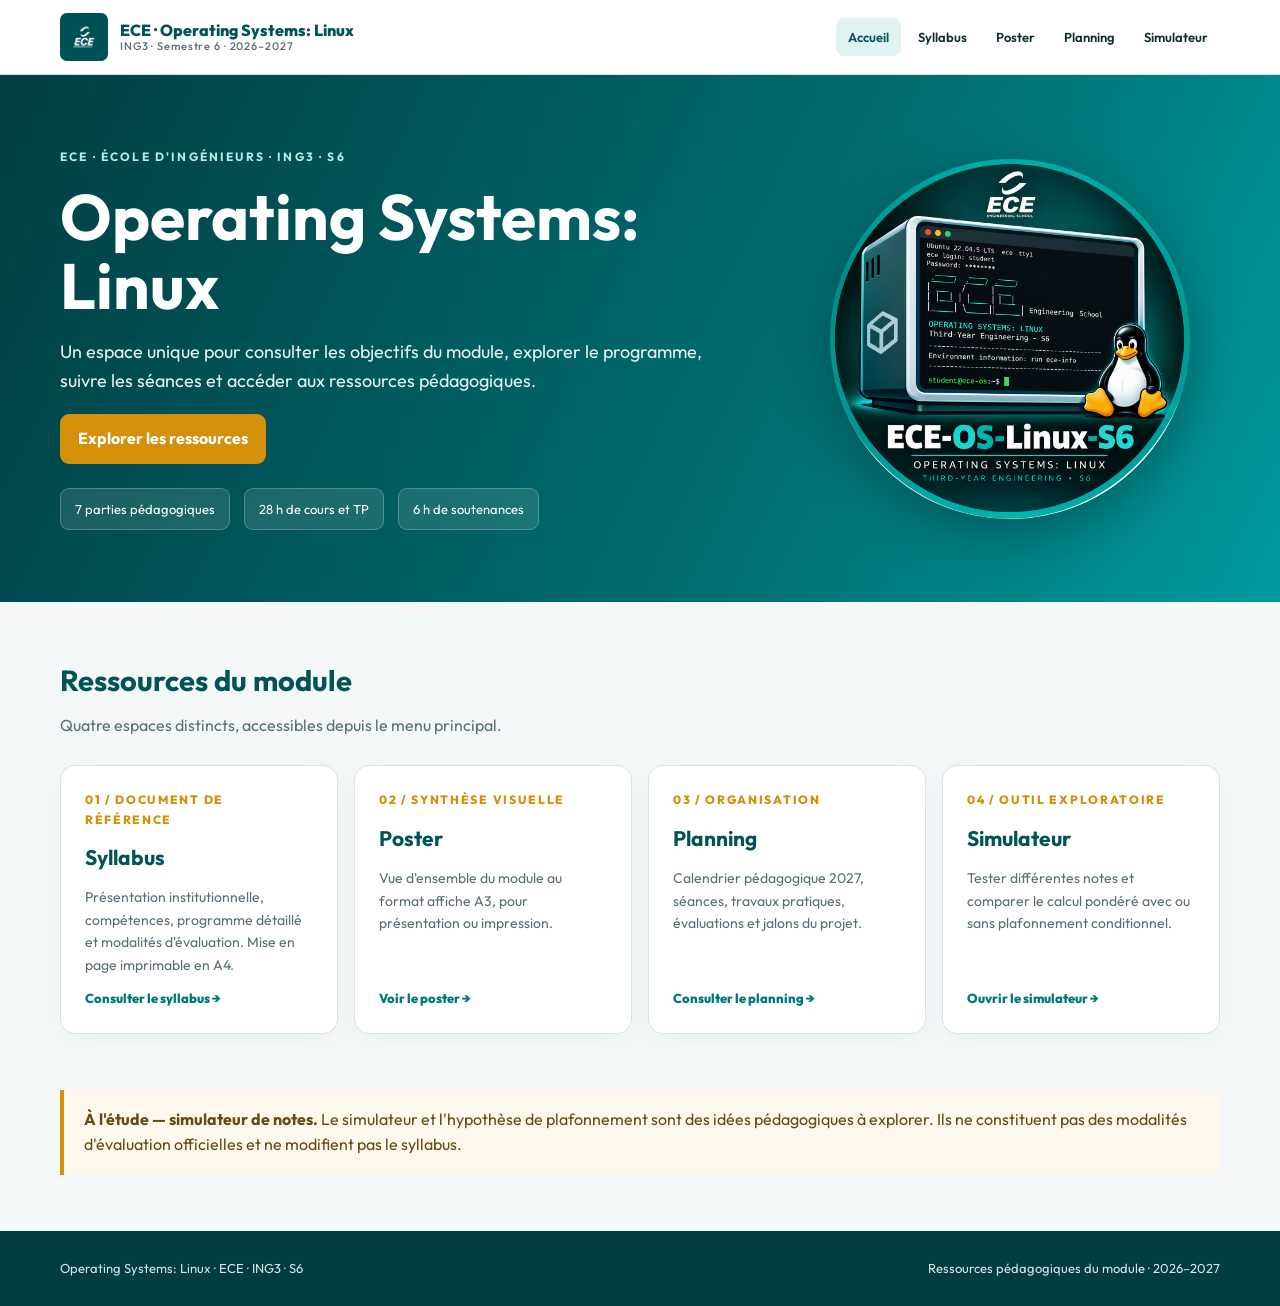
<file: public/index.html>
<!DOCTYPE html>
<html lang="fr"><head>
<link rel="icon" type="image/png" href="assets/favicon-linux-ece.png"><meta charset="utf-8"/><meta content="width=device-width, initial-scale=1" name="viewport"/><meta content="Portail pédagogique Operating Systems: Linux — ECE, ING3, semestre 6." name="description"/><title>Operating Systems: Linux · Portail pédagogique ECE</title><link href="assets/site.css" rel="stylesheet"/><style>
/* Portail permanent : aucun changement aux documents sources. */
#document-view[hidden], #home-view[hidden]{display:none!important}
#document-view{min-height:calc(100vh - 74px);background:#f4f8f8}
.document-toolbar{background:#eef7f7;border-bottom:1px solid #d5e5e5}
.document-toolbar-inner{display:flex;align-items:center;justify-content:space-between;gap:12px;min-height:43px;font-size:12px;color:#005457;font-weight:700}
#document-original{color:#00787c;text-decoration:underline;text-underline-offset:3px;font-weight:600}
#document-frame{display:block;width:100%;height:calc(100dvh - 118px);min-height:520px;border:0;background:white}
@media(max-width:620px){#document-frame{height:calc(100dvh - 153px);min-height:450px}.document-toolbar-inner{min-height:42px}}
@media print{#document-view{display:none!important}#home-view{display:block!important}}
</style></head><body><header class="top"><div class="wrap topin"><a class="brand" href="#accueil"><img alt="Logo ECE" src="assets/ece-logo.jpg"/><span>ECE · Operating Systems: Linux<small>ING3 · Semestre 6 · 2026–2027</small></span></a><nav aria-label="Navigation principale" class="nav"><a aria-current="page" href="#accueil">Accueil</a><a href="#syllabus">Syllabus</a><a href="#poster">Poster</a><a href="#planning">Planning</a><a href="#simulateur">Simulateur</a></nav></div></header><div id="home-view"><main><section class="hero"><div class="wrap hero-grid"><div><div class="eyebrow">ECE · École d'ingénieurs · ING3 · S6</div><h1>Operating Systems:<br/>Linux</h1><p>Un espace unique pour consulter les objectifs du module, explorer le programme, suivre les séances et accéder aux ressources pédagogiques.</p><a class="btn" href="#ressources">Explorer les ressources</a><div class="facts"><span class="fact">7 parties pédagogiques</span><span class="fact">28 h de cours et TP</span><span class="fact">6 h de soutenances</span></div></div><img alt="Emblème du module ECE OS Linux S6 avec terminal et mascotte Linux" src="assets/badge-os-linux-ece.png"/></div></section><section class="section" id="ressources"><div class="wrap"><h2>Ressources du module</h2><p class="lead">Quatre espaces distincts, accessibles depuis le menu principal.</p><div class="cards"><a class="card" href="#syllabus"><span class="num">01 / DOCUMENT DE RÉFÉRENCE</span><h3>Syllabus</h3><p>Présentation institutionnelle, compétences, programme détaillé et modalités d'évaluation. Mise en page imprimable en A4.</p><span class="more">Consulter le syllabus →</span></a><a class="card" href="#poster"><span class="num">02 / SYNTHÈSE VISUELLE</span><h3>Poster</h3><p>Vue d'ensemble du module au format affiche A3, pour présentation ou impression.</p><span class="more">Voir le poster →</span></a><a class="card" href="#planning"><span class="num">03 / ORGANISATION</span><h3>Planning</h3><p>Calendrier pédagogique 2027, séances, travaux pratiques, évaluations et jalons du projet.</p><span class="more">Consulter le planning →</span></a><a class="card" href="#simulateur"><span class="num">04 / OUTIL EXPLORATOIRE</span><h3>Simulateur</h3><p>Tester différentes notes et comparer le calcul pondéré avec ou sans plafonnement conditionnel.</p><span class="more">Ouvrir le simulateur →</span></a></div></div></section><section class="section" style="padding-top:0"><div class="wrap"><div class="note"><strong>À l'étude — simulateur de notes.</strong> Le simulateur et l'hypothèse de plafonnement sont des idées pédagogiques à explorer. Ils ne constituent pas des modalités d'évaluation officielles et ne modifient pas le syllabus.</div></div></section></main><footer class="foot"><div class="wrap"><span>Operating Systems: Linux · ECE · ING3 · S6</span><span>Ressources pédagogiques du module · 2026–2027</span></div></footer></div><section aria-label="Document pédagogique" hidden="" id="document-view"><div class="document-toolbar"><div class="wrap document-toolbar-inner"><span id="document-title">Document</span><a href="#syllabus" id="document-original" rel="noopener" target="_blank">Ouvrir le document seul ↗</a></div></div><iframe id="document-frame" loading="eager" title="Contenu de la rubrique"></iframe></section><script>
(()=>{
  const pages={accueil:null,syllabus:'syllabus.html',poster:'poster.html',simulateur:'simulateur.html?integre=1',planning:'planning.html'};
  const titles={syllabus:'Syllabus · Document A4',poster:'Poster · Affiche A3',simulateur:'Simulateur · Outil exploratoire',planning:'Planning · Diagramme A3'};
  const home=document.getElementById('home-view'),view=document.getElementById('document-view'),frame=document.getElementById('document-frame');
  function render(){
    const requested=decodeURIComponent(location.hash.slice(1)).toLowerCase();
    const key=Object.hasOwn(pages,requested)?requested:'accueil';
    const file=pages[key];
    home.hidden=!!file;view.hidden=!file;
    document.querySelectorAll('.nav a').forEach(a=>{
      const selected=a.getAttribute('href')==='#'+key;
      if(selected)a.setAttribute('aria-current','page');else a.removeAttribute('aria-current');
    });
    if(file){
      if(frame.getAttribute('src')!==file)frame.setAttribute('src',file);
      document.getElementById('document-title').textContent=titles[key];
      document.getElementById('document-original').href=key==='simulateur'?'simulateur.html':file;
    }
    document.title=(key==='accueil'?'Accueil':key[0].toUpperCase()+key.slice(1))+' · Operating Systems: Linux · ECE';
    window.scrollTo({top:0,behavior:'instant'});
  }
  addEventListener('hashchange',render);
  render();
})();
</script></body></html>
</file>
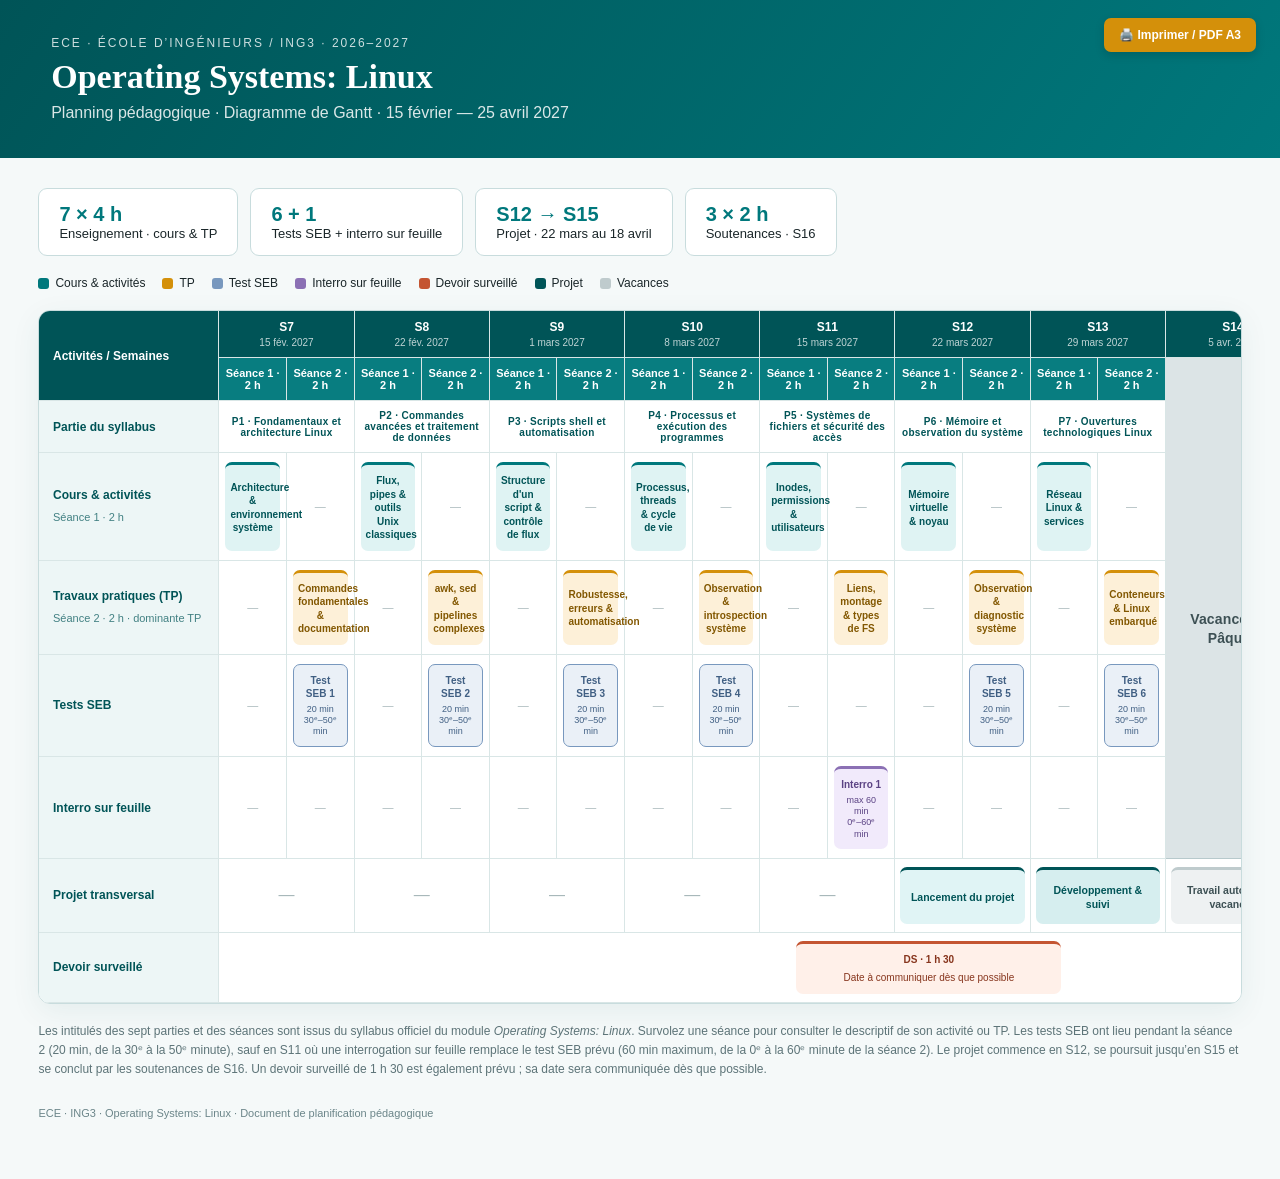
<file: public/planning.html>
<!DOCTYPE html>

<html lang="fr"><head>
<link rel="icon" type="image/png" href="assets/favicon-linux-ece.png"><meta charset="utf-8"/><meta content="width=device-width,initial-scale=1" name="viewport"/><title>ECE ING3 | Planning Operating Systems: Linux 2027</title><style>
:root{--teal:#00787C;--dark:#005457;--gold:#D4900A;--light:#E0F4F5;--ink:#1A2629;--line:#C8DCDD}*{box-sizing:border-box}body{margin:0;background:#f5f9f9;color:var(--ink);font-family:Outfit,Arial,sans-serif}header{background:linear-gradient(125deg,#005457,#00787C);color:white;padding:36px max(28px,4vw)}.eyebrow{font-size:12px;letter-spacing:2px;text-transform:uppercase;opacity:.8}h1{font-family:Georgia,serif;font-size:34px;margin:8px 0}.subtitle{opacity:.85}main{padding:30px 3vw 60px}.metrics{display:flex;gap:12px;flex-wrap:wrap;margin-bottom:20px}.metric{background:white;border:1px solid var(--line);border-radius:9px;padding:14px 20px;font-size:13px}.metric strong{color:var(--teal);font-size:20px;display:block}.toolbar{display:flex;align-items:center;justify-content:space-between;gap:12px;flex-wrap:wrap;margin:20px 0}.legend{display:flex;flex-wrap:wrap;gap:15px;font-size:12px}.dot{display:inline-block;width:11px;height:11px;border-radius:3px;margin-right:5px;vertical-align:middle}.scroll{overflow-x:auto;background:white;border:1px solid var(--line);border-radius:12px;box-shadow:0 8px 30px #00545712}table{border-collapse:separate;border-spacing:0;width:100%;min-width:1600px;table-layout:fixed}th,td{border-right:1px solid #d9e6e6;border-bottom:1px solid #d9e6e6;padding:9px 6px;text-align:center;vertical-align:middle}thead th{background:var(--dark);color:white;font-size:12px}thead tr:nth-child(2) th{background:#087d80;font-size:11px}.rowlabel{width:180px;min-width:180px;text-align:left!important;padding:13px 14px;font-size:12px;font-weight:700;background:#edf6f6;color:#005457;position:sticky;left:0;z-index:2}thead .rowlabel{background:#005457;color:white;z-index:4}.week{font-weight:700}.week small{display:block;opacity:.75;font-weight:400;margin-top:3px}.slot{height:84px;font-size:11px;line-height:1.35}.pill{display:block;border-radius:7px;padding:9px 5px;font-weight:600;height:100%;align-content:center}.course{background:#dff3f3;color:#005457;border-top:3px solid #00787C}.tp{background:#fdf0d8;color:#825700;border-top:3px solid #D4900A}.seb{background:#eaf0f7;color:#405f83;border:1px solid #7898BE;font-size:10px}.project{background:#00787C;color:white}.holiday{background:#eef1f2;color:#718083}.defense{background:#f5e6cc;color:#815400;border-top:3px solid #D4900A}.muted{color:#a6b7b9}.phase{font-size:10px;font-weight:700;letter-spacing:.3px;color:#005457}.projectphase{background:#e0f4f5;color:#005457;font-size:11px}.note{font-size:12px;color:#5d7478;margin-top:18px;line-height:1.6}button{background:#00787C;color:white;border:0;border-radius:7px;padding:11px 16px;cursor:pointer;font-weight:700}.foot{margin-top:28px;font-size:11px;color:#6b8589}@media print{@page{size:A3 landscape;margin:9mm}body{background:white}header{padding:18px 25px}main{padding:14px}.toolbar button{display:none}.scroll{overflow:visible;box-shadow:none}table{min-width:0}.rowlabel{width:130px;min-width:130px}th,td{padding:5px 3px}.slot{height:68px;font-size:9px}.pill{padding:5px 2px}.metric{padding:7px 12px}h1{font-size:25px}*{-webkit-print-color-adjust:exact;print-color-adjust:exact}}

/* Blocs verticaux S14 et S15, sans séances */
.fullholiday{background:#dce4e6!important;color:#3d5054!important;font-weight:700!important;}
.fullproject{background:#d3eeed!important;color:#005457!important;font-weight:700!important;}
.merged-block{font-size:14px!important;letter-spacing:.02em;vertical-align:middle;text-align:center;border-left:2px solid #fff;}
@media print{.merged-block{font-size:11px!important}}
.seb small{display:block;font-size:9px;font-weight:500;margin-top:3px;line-height:1.25}.seb{height:auto;min-height:65px;display:flex;flex-direction:column;justify-content:center;align-items:center}
</style><style>/* En-têtes S14/S15 colorés, sans texte répété */
.empty-week { color:transparent !important; }
.merged-block { vertical-align:middle !important; text-align:center !important; font-weight:800; font-size:13px; letter-spacing:.01em; }
.seb small{display:block;font-size:9px;font-weight:500;margin-top:3px;line-height:1.25}.seb{height:auto;min-height:65px;display:flex;flex-direction:column;justify-content:center;align-items:center}
</style><style>
/* Continuité visuelle : un seul bloc de la ligne syllabus aux tests SEB */
.fullholiday.merged-block{background:#dce4e6!important;border:0!important;border-right:1px solid #b7c9cc!important;border-bottom:1px solid #b7c9cc!important;}
.fullproject.merged-block{background:#d3eeed!important;border:0!important;border-right:1px solid #b7c9cc!important;border-bottom:1px solid #b7c9cc!important;}
thead th.empty-week{border-left:0!important;border-right:1px solid #b7c9cc!important;border-bottom:0!important;}
.merged-block{background-clip:border-box!important;}
.session-title{display:block;font-weight:700;line-height:1.4}.session-detail{display:block;font-size:11px;font-weight:400;opacity:.72;margin-top:6px;line-height:1.4}

/* Légende : couleurs de remplissage exactement identiques aux blocs du Gantt */
/* Légende : carrés pleins, alignement et espacement identiques à la référence */
.legend{display:flex;align-items:center;flex-wrap:wrap;column-gap:17px;row-gap:10px;font-size:12px}
.legend > span{display:inline-flex;align-items:center;gap:6px;white-space:nowrap}
.legend .dot{display:inline-block;flex:0 0 11px;width:11px;height:11px;margin:0;border:0;border-radius:3px;vertical-align:initial}
.legend-course{background:#00787C}
.legend-tp{background:#D4900A}
.legend-seb{background:#7898BE}
.legend-project{background:#005457}
.legend-holiday{background:#BFCBCD}
.legend-interro{background:#8b70b4}
/* Projet transversal : jalons visuels harmonisés avec les cartes cours/TP */
td.projectphase{background:#fff;padding:8px 5px;height:74px;vertical-align:middle}
.project-milestone{display:flex;min-height:56px;height:100%;align-items:center;justify-content:center;padding:9px 5px;border-radius:7px;font-size:10.5px;font-weight:700;line-height:1.35;color:#005457;background:#e0f4f5;border-top:3px solid #005457}
.project-milestone.start{background:#e0f4f5}
.project-milestone.develop{background:#d6eeef}
.project-milestone.autonomous{background:#eef1f2;border-top-color:#BFCBCD;color:#3d5054}
.project-milestone.finalize{background:#d3eeed}
.project-milestone.defend{background:#d3eeed;border-top-color:#005457;color:#005457}
.project-milestone.defend{flex-direction:column;text-align:center;gap:3px}.project-milestone.defend .defend-title{display:block;font-weight:700;white-space:nowrap}.project-milestone.defend .defend-subtitle{display:block;margin-top:0;font-weight:500;font-size:.94em;line-height:1.35;color:inherit}@media print{td.projectphase{height:58px}.project-milestone{min-height:42px;font-size:9px}}
.seb small{display:block;font-size:9px;font-weight:500;margin-top:3px;line-height:1.25}.seb{height:auto;min-height:65px;display:flex;flex-direction:column;justify-content:center;align-items:center}
</style><style>/* Interrogation écrite : carte distincte, harmonisée avec le planning */
.interro{background:#f1eafb;color:#5b4384;border-top:3px solid #8b70b4;min-height:65px;display:flex;flex-direction:column;justify-content:center;align-items:center;font-size:10px}
.interro small{display:block;font-size:9px;font-weight:500;margin-top:3px;line-height:1.25}

/* Taille écran harmonisée : parties du syllabus, cours et TP à 10 px. */
@media screen { .phase, .pill.course, .pill.tp { font-size:10px; } }
</style><style>
/* Descriptifs des séances : survol, clavier et écran tactile. */
td.slot[data-description] { cursor: help; }
td.slot[data-description]:focus-visible { outline: 2px solid #00787C; outline-offset: -3px; }
#session-tooltip {
  position: fixed; z-index: 99999; display: none; max-width: 340px;
  padding: 11px 13px; border-radius: 8px; border: 1px solid #9ac8ca;
  background: #fff; color: #1a2629; box-shadow: 0 8px 24px #003d4033;
  font: 13px/1.5 Outfit, Arial, sans-serif; text-align: left;
  pointer-events: none; overflow-wrap: anywhere;
}
#session-tooltip.visible { display: block; }
@media print { #session-tooltip { display: none !important; } }
</style><style>
/* Devoir surveillé : date non fixée, sans affectation à une semaine. */
.ds-cell{background:#fff;padding:8px 10px;height:67px;text-align:center}
.ds-block{display:inline-flex;flex-direction:column;align-items:center;justify-content:center;gap:4px;min-width:265px;padding:9px 18px;border-radius:7px;background:#fff0e9;border-top:3px solid #c45532;color:#87351d;font-size:10px;line-height:1.4}
.ds-block strong{font-weight:700}.ds-block span{font-weight:500}
@media print{.ds-cell{height:48px}.ds-block{padding:5px 12px;font-size:9px}}
</style><style>.legend-ds{background:#c45532}</style><style>
/* Bouton d’impression harmonisé avec le syllabus — écran uniquement */
.print-btn { position:fixed; top:18px; right:24px; z-index:9999; background:#D4900A; color:#fff; border:0; border-radius:8px; padding:11px 18px; font-family:Outfit,Arial,sans-serif; font-size:13px; font-weight:600; cursor:pointer; box-shadow:0 4px 12px rgba(0,0,0,.18); }
.print-btn:hover { background:#B87900; }
@media print { .print-btn { display:none!important; } }
</style>
<!-- Harmonisation des boutons d’impression : style commun, légèrement réduit. -->
<style id="ece-print-button-unified">
@media screen {
  .print-btn {
    position: fixed; top: 18px; right: 24px; z-index: 9999;
    box-sizing: border-box; background: #D4900A; color: #fff;
    border: 0; border-radius: 7px; padding: 9px 15px;
    font-family: Arial, sans-serif; font-size: 12px; font-weight: 600;
    line-height: 1.35; letter-spacing: 0; cursor: pointer;
    box-shadow: 0 3px 10px rgba(0,0,0,.16);
  }
  .print-btn:hover { background: #B87900; }
  .print-btn:focus-visible { outline: 2px solid #005457; outline-offset: 3px; }
}
@media print { .print-btn { display: none !important; } }
</style>
</head><body><button type="button" class="print-btn" onclick="window.print()">🖨️ Imprimer / PDF A3</button><header><div class="eyebrow">ECE · École d’ingénieurs / ING3 · 2026–2027</div><h1>Operating Systems: Linux</h1><div class="subtitle">Planning pédagogique · Diagramme de Gantt · 15 février — 25 avril 2027</div></header><main><div class="metrics"><div class="metric"><strong>7 × 4 h</strong>Enseignement · cours &amp; TP</div><div class="metric"><strong>6 + 1</strong>Tests SEB + interro sur feuille</div><div class="metric"><strong>S12 → S15</strong>Projet · 22 mars au 18 avril</div><div class="metric"><strong>3 × 2 h</strong>Soutenances · S16</div></div><div class="toolbar"><div class="legend"><span><i class="dot legend-course"></i>Cours &amp; activités</span><span><i class="dot legend-tp"></i>TP</span><span><i class="dot legend-seb"></i>Test SEB</span><span><i class="dot legend-interro"></i>Interro sur feuille</span><span><i class="dot legend-ds"></i>Devoir surveillé</span><span><i class="dot legend-project"></i>Projet</span><span><i class="dot legend-holiday"></i>Vacances</span></div></div><div class="scroll"><table><thead><tr><th class="rowlabel" rowspan="2">Activités / Semaines</th><th class="week" colspan="2">S7<small>15 fév. 2027</small></th><th class="week" colspan="2">S8<small>22 fév. 2027</small></th><th class="week" colspan="2">S9<small>1 mars 2027</small></th><th class="week" colspan="2">S10<small>8 mars 2027</small></th><th class="week" colspan="2">S11<small>15 mars 2027</small></th><th class="week" colspan="2">S12<small>22 mars 2027</small></th><th class="week" colspan="2">S13<small>29 mars 2027</small></th><th class="week" colspan="2">S14<small>5 avr. 2027</small></th><th class="week" colspan="2">S15<small>12 avr. 2027</small></th><th class="week" colspan="3">S16<small>19 avr. 2027</small></th></tr><tr><th>Séance 1 · 2 h</th><th>Séance 2 · 2 h</th><th>Séance 1 · 2 h</th><th>Séance 2 · 2 h</th><th>Séance 1 · 2 h</th><th>Séance 2 · 2 h</th><th>Séance 1 · 2 h</th><th>Séance 2 · 2 h</th><th>Séance 1 · 2 h</th><th>Séance 2 · 2 h</th><th>Séance 1 · 2 h</th><th>Séance 2 · 2 h</th><th>Séance 1 · 2 h</th><th>Séance 2 · 2 h</th><th aria-label="Zone de semaine" class="fullholiday empty-week" colspan="2"></th><th aria-label="Zone de semaine" class="fullproject empty-week" colspan="2"></th><th>Séance 1 · 2 h</th><th>Séance 2 · 2 h</th><th>Séance 3 · 2 h</th></tr></thead><tbody><tr><th class="rowlabel">Partie du syllabus</th><td class="phase" colspan="2">P1 · Fondamentaux et architecture Linux</td><td class="phase" colspan="2">P2 · Commandes avancées et traitement de données</td><td class="phase" colspan="2">P3 · Scripts shell et automatisation</td><td class="phase" colspan="2">P4 · Processus et exécution des programmes</td><td class="phase" colspan="2">P5 · Systèmes de fichiers et sécurité des accès</td><td class="phase" colspan="2">P6 · Mémoire et observation du système</td><td class="phase" colspan="2">P7 · Ouvertures technologiques Linux</td><td class="slot fullholiday merged-block" colspan="2" rowspan="5">Vacances de Pâques</td><td class="slot fullproject merged-block" colspan="2" rowspan="5">Projet · finalisation</td><td class="phase" colspan="3">Soutenances du projet</td></tr><tr><th class="rowlabel"><span class="session-title">Cours &amp; activités</span><span class="session-detail">Séance 1 · 2 h</span></th><td aria-label="Architecture &amp; environnement système — Activité Exploration guidée de l'arborescence système, identification des répertoires clés et de leur rôle" class="slot" data-description="Activité Exploration guidée de l'arborescence système, identification des répertoires clés et de leur rôle" role="button" tabindex="0"><span class="pill course">Architecture &amp; environnement système</span></td><td class="slot"><span class="muted">—</span></td><td aria-label="Flux, pipes &amp; outils Unix classiques — Activité Extraction et comptage de données depuis un fichier texte structuré (journal, CSV, liste)" class="slot" data-description="Activité Extraction et comptage de données depuis un fichier texte structuré (journal, CSV, liste)" role="button" tabindex="0"><span class="pill course">Flux, pipes &amp; outils Unix classiques</span></td><td class="slot"><span class="muted">—</span></td><td aria-label="Structure d'un script &amp; contrôle de flux — Activité Écriture d'un script de sauvegarde incrémentale avec rapport de sortie et gestion des arguments" class="slot" data-description="Activité Écriture d'un script de sauvegarde incrémentale avec rapport de sortie et gestion des arguments" role="button" tabindex="0"><span class="pill course">Structure d'un script &amp; contrôle de flux</span></td><td class="slot"><span class="muted">—</span></td><td aria-label="Processus, threads &amp; cycle de vie — Activité Observation de la création de processus parent/enfant, envoi de signaux et analyse de l'arbre de processus" class="slot" data-description="Activité Observation de la création de processus parent/enfant, envoi de signaux et analyse de l'arbre de processus" role="button" tabindex="0"><span class="pill course">Processus, threads &amp; cycle de vie</span></td><td class="slot"><span class="muted">—</span></td><td aria-label="Inodes, permissions &amp; utilisateurs — Activité Diagnostic et correction d'un système avec des droits incorrects : analyse, identification, correction documentée" class="slot" data-description="Activité Diagnostic et correction d'un système avec des droits incorrects : analyse, identification, correction documentée" role="button" tabindex="0"><span class="pill course">Inodes, permissions &amp; utilisateurs</span></td><td class="slot"><span class="muted">—</span></td><td aria-label="Mémoire virtuelle &amp; noyau — Activité Lecture et interprétation de /proc/meminfo, /proc/cpuinfo et /proc/[pid]/maps d'un processus en cours" class="slot" data-description="Activité Lecture et interprétation de /proc/meminfo, /proc/cpuinfo et /proc/[pid]/maps d'un processus en cours" role="button" tabindex="0"><span class="pill course">Mémoire virtuelle &amp; noyau</span></td><td class="slot"><span class="muted">—</span></td><td aria-label="Réseau Linux &amp; services — TP Connexion SSH, exploration d'un service actif, diagnostic réseau complet sur un environnement de test" class="slot" data-description="TP Connexion SSH, exploration d'un service actif, diagnostic réseau complet sur un environnement de test" role="button" tabindex="0"><span class="pill course">Réseau Linux &amp; services</span></td><td class="slot"><span class="muted">—</span></td><td class="slot"><span class="muted">—</span></td><td class="slot"><span class="muted">—</span></td><td class="slot"><span class="muted">—</span></td></tr><tr><th class="rowlabel"><span class="session-title">Travaux pratiques (TP)</span><span class="session-detail">Séance 2 · 2 h · dominante TP</span></th><td class="slot"><span class="muted">—</span></td><td aria-label="Commandes fondamentales &amp; documentation — TP Mini-enquête système : localiser, décrire et analyser des fichiers de configuration réels à partir d'indices fournis" class="slot" data-description="TP Mini-enquête système : localiser, décrire et analyser des fichiers de configuration réels à partir d'indices fournis" role="button" tabindex="0"><span class="pill tp">Commandes fondamentales &amp; documentation</span></td><td class="slot"><span class="muted">—</span></td><td aria-label="awk, sed &amp; pipelines complexes — TP Challenge pipeline : extraire des statistiques d'un journal d'accès web au format Combined Log Format" class="slot" data-description="TP Challenge pipeline : extraire des statistiques d'un journal d'accès web au format Combined Log Format" role="button" tabindex="0"><span class="pill tp">awk, sed &amp; pipelines complexes</span></td><td class="slot"><span class="muted">—</span></td><td aria-label="Robustesse, erreurs &amp; automatisation — TP Script de monitoring système : alerte si charge CPU ou mémoire dépasse un seuil, journalisation horodatée, planification cron" class="slot" data-description="TP Script de monitoring système : alerte si charge CPU ou mémoire dépasse un seuil, journalisation horodatée, planification cron" role="button" tabindex="0"><span class="pill tp">Robustesse, erreurs &amp; automatisation</span></td><td class="slot"><span class="muted">—</span></td><td aria-label="Observation &amp; introspection système — TP Analyse comportementale d'un binaire : identifier ses ressources, fichiers ouverts et interactions réseau via strace" class="slot" data-description="TP Analyse comportementale d'un binaire : identifier ses ressources, fichiers ouverts et interactions réseau via strace" role="button" tabindex="0"><span class="pill tp">Observation &amp; introspection système</span></td><td class="slot"><span class="muted">—</span></td><td aria-label="Liens, montage &amp; types de FS — TP Création d'une arborescence sécurisée multi-utilisateurs, gestion des droits partagés, montage d'un FS virtuel" class="slot" data-description="TP Création d'une arborescence sécurisée multi-utilisateurs, gestion des droits partagés, montage d'un FS virtuel" role="button" tabindex="0"><span class="pill tp">Liens, montage &amp; types de FS</span></td><td class="slot"><span class="muted">—</span></td><td aria-label="Observation &amp; diagnostic système — TP Diagnostic d'un système dégradé : identifier la source de surcharge (mémoire, CPU, I/O) à partir des outils d'observation" class="slot" data-description="TP Diagnostic d'un système dégradé : identifier la source de surcharge (mémoire, CPU, I/O) à partir des outils d'observation" role="button" tabindex="0"><span class="pill tp">Observation &amp; diagnostic système</span></td><td class="slot"><span class="muted">—</span></td><td aria-label="Conteneurs &amp; Linux embarqué — TP Lancement d'un conteneur minimal OU exploration d'un système Linux embarqué ; synthèse comparative en binôme" class="slot" data-description="TP Lancement d'un conteneur minimal OU exploration d'un système Linux embarqué ; synthèse comparative en binôme" role="button" tabindex="0"><span class="pill tp">Conteneurs &amp; Linux embarqué</span></td><td class="slot"><span class="muted">—</span></td><td class="slot"><span class="muted">—</span></td><td class="slot"><span class="muted">—</span></td></tr><tr><th class="rowlabel">Tests SEB</th><td class="slot"><span class="muted">—</span></td><td class="slot"><span class="pill seb">Test SEB 1<br/><small>20 min<br/>30ᵉ–50ᵉ min</small></span></td><td class="slot"><span class="muted">—</span></td><td class="slot"><span class="pill seb">Test SEB 2<br/><small>20 min<br/>30ᵉ–50ᵉ min</small></span></td><td class="slot"><span class="muted">—</span></td><td class="slot"><span class="pill seb">Test SEB 3<br/><small>20 min<br/>30ᵉ–50ᵉ min</small></span></td><td class="slot"><span class="muted">—</span></td><td class="slot"><span class="pill seb">Test SEB 4<br/><small>20 min<br/>30ᵉ–50ᵉ min</small></span></td><td class="slot"><span class="muted">—</span></td><td class="slot"><span class="muted">—</span></td><td class="slot"><span class="muted">—</span></td><td class="slot"><span class="pill seb">Test SEB 5<br/><small>20 min<br/>30ᵉ–50ᵉ min</small></span></td><td class="slot"><span class="muted">—</span></td><td class="slot"><span class="pill seb">Test SEB 6<br/><small>20 min<br/>30ᵉ–50ᵉ min</small></span></td><td class="slot"><span class="muted">—</span></td><td class="slot"><span class="muted">—</span></td><td class="slot"><span class="muted">—</span></td></tr><tr><th class="rowlabel">Interro sur feuille</th><td class="slot"><span class="muted">—</span></td><td class="slot"><span class="muted">—</span></td><td class="slot"><span class="muted">—</span></td><td class="slot"><span class="muted">—</span></td><td class="slot"><span class="muted">—</span></td><td class="slot"><span class="muted">—</span></td><td class="slot"><span class="muted">—</span></td><td class="slot"><span class="muted">—</span></td><td class="slot"><span class="muted">—</span></td><td class="slot"><span class="pill interro">Interro 1<small>max 60 min<br/>0ᵉ–60ᵉ min</small></span></td><td class="slot"><span class="muted">—</span></td><td class="slot"><span class="muted">—</span></td><td class="slot"><span class="muted">—</span></td><td class="slot"><span class="muted">—</span></td><td class="slot"><span class="muted">—</span></td><td class="slot"><span class="muted">—</span></td><td class="slot"><span class="muted">—</span></td></tr><tr><th class="rowlabel">Projet transversal</th><td class="muted" colspan="2">—</td><td class="muted" colspan="2">—</td><td class="muted" colspan="2">—</td><td class="muted" colspan="2">—</td><td class="muted" colspan="2">—</td><td class="projectphase" colspan="2"><span class="project-milestone start">Lancement du projet</span></td><td class="projectphase" colspan="2"><span class="project-milestone develop">Développement &amp; suivi</span></td><td class="projectphase" colspan="2"><span class="project-milestone autonomous">Travail autonome · vacances</span></td><td class="projectphase" colspan="2"><span class="project-milestone finalize">Finalisation &amp; préparation</span></td><td class="projectphase" colspan="3"><span class="project-milestone defend"><span class="defend-title">Soutenances · 6 h</span><span class="defend-subtitle">≈ 30 min / équipe</span></span></td></tr><tr><th class="rowlabel">Devoir surveillé</th><td class="ds-cell" colspan="21"><span class="ds-block"><strong>DS · 1 h 30</strong><span>Date à communiquer dès que possible</span></span></td></tr></tbody></table></div><p class="note">Les intitulés des sept parties et des séances sont issus du syllabus officiel du module <em>Operating Systems: Linux</em>. Survolez une séance pour consulter le descriptif de son activité ou TP. Les tests SEB ont lieu pendant la séance 2 (20 min, de la 30ᵉ à la 50ᵉ minute), sauf en S11 où une interrogation sur feuille remplace le test SEB prévu (60 min maximum, de la 0ᵉ à la 60ᵉ minute de la séance 2). Le projet commence en S12, se poursuit jusqu’en S15 et se conclut par les soutenances de S16. Un devoir surveillé de 1 h 30 est également prévu ; sa date sera communiquée dès que possible.</p><div class="foot">ECE · ING3 · Operating Systems: Linux · Document de planification pédagogique</div></main><script>
(() => {
  const tooltip = document.createElement('div');
  tooltip.id = 'session-tooltip';
  tooltip.setAttribute('role', 'tooltip');
  document.body.appendChild(tooltip);
  let active = null;
  let pinned = false;
  const targetOf = el => el && el.closest ? el.closest('td.slot[data-description]') : null;
  function position(x, y) {
    const pad = 12;
    const w = tooltip.offsetWidth, h = tooltip.offsetHeight;
    tooltip.style.left = Math.max(pad, Math.min(x + 14, innerWidth - w - pad)) + 'px';
    tooltip.style.top = Math.max(pad, Math.min(y + 16, innerHeight - h - pad)) + 'px';
  }
  function show(cell, x, y, pin = false) {
    active = cell; pinned = pin;
    tooltip.textContent = cell.dataset.description;
    tooltip.classList.add('visible');
    position(x, y);
  }
  function hide() {
    tooltip.classList.remove('visible');
    active = null; pinned = false;
  }
  document.addEventListener('mouseover', e => {
    const cell = targetOf(e.target);
    if (cell && !pinned) show(cell, e.clientX, e.clientY);
  });
  document.addEventListener('mousemove', e => {
    if (active && !pinned) position(e.clientX, e.clientY);
  });
  document.addEventListener('mouseout', e => {
    if (active && !pinned && targetOf(e.target) === active &&
        (!e.relatedTarget || !active.contains(e.relatedTarget))) hide();
  });
  document.addEventListener('focusin', e => {
    const cell = targetOf(e.target);
    if (cell) {
      const r = cell.getBoundingClientRect();
      show(cell, r.left + r.width / 2, r.top, false);
    }
  });
  document.addEventListener('focusout', e => {
    if (active && !pinned && active === targetOf(e.target)) hide();
  });
  document.addEventListener('click', e => {
    const cell = targetOf(e.target);
    if (!cell) { hide(); return; }
    if (active === cell && pinned) hide();
    else {
      const r = cell.getBoundingClientRect();
      show(cell, r.left + r.width / 2, r.top + r.height / 2, true);
    }
  });
  document.addEventListener('keydown', e => { if (e.key === 'Escape') hide(); });
  document.querySelector('.scroll')?.addEventListener('scroll', hide, {passive:true});
})();
</script></body></html>
</file>
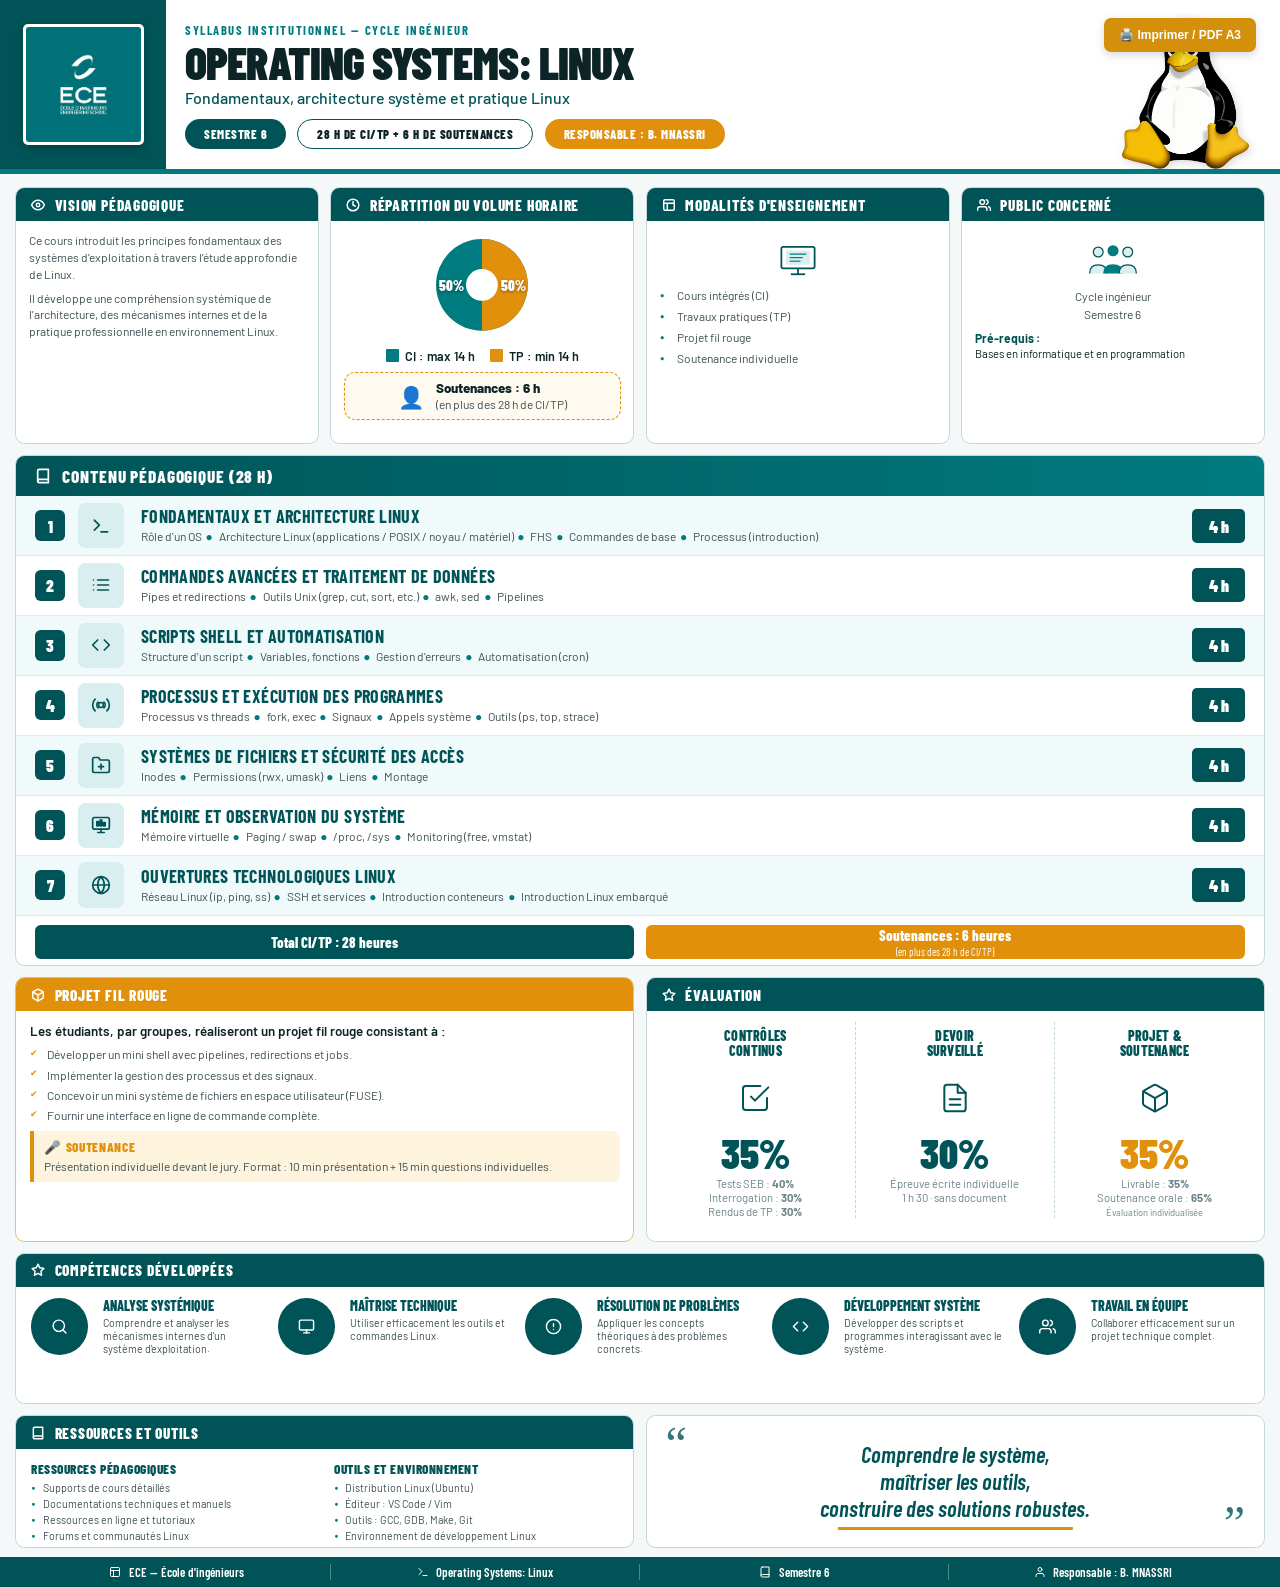
<file: public/poster.html>
<!DOCTYPE html>
<html lang="fr">
<head>
<link rel="icon" type="image/png" href="assets/favicon-linux-ece.png">
<meta charset="UTF-8">
<title>Poster A3 — Operating Systems: Linux — ECE</title>
<style>
  @import url('https://fonts.googleapis.com/css2?family=Barlow+Condensed:wght@500;600;700;800;900&family=Barlow:wght@300;400;500;600;700&display=swap');

  :root {
    --teal:    #007B7F;
    --teal-dk: #005457;
    --teal-md: #009DA3;
    --teal-lt: #D8EEEF;
    --teal-xlt:#F0FAFA;
    --gold:    #E0900A;
    --gold-lt: #FEF3DC;
    --ink:     #0D2426;
    --gray:    #3D5054;
    --gray-md: #6B8589;
    --line:    #C5D8D9;
    --white:   #FFFFFF;
    --cond:    'Barlow Condensed', Arial, sans-serif;
    --body:    'Barlow', Arial, sans-serif;
  }

  * { box-sizing: border-box; margin: 0; padding: 0; }

  html, body {
    width: 297mm;
    background: #b0b0b0;
    font-family: var(--body);
    color: var(--ink);
    -webkit-print-color-adjust: exact;
    print-color-adjust: exact;
  }

  .poster {
    width: 297mm;
    height: 420mm;
    background: #F5F8F8;
    overflow: hidden;
    position: relative;
    display: flex;
    flex-direction: column;
  }

  @page { size: A3 portrait; margin: 0; }
  @media print {
    html, body { width: 297mm; height: 420mm; background: white; }
    .poster { box-shadow: none; }
  }

  /* ═══════════════════════════════
     HEADER — 46mm
  ═══════════════════════════════ */
  .hero {
    flex: 0 0 46mm;
    display: grid;
    grid-template-columns: 44mm 1fr 54mm;
    background: var(--white);
    border-bottom: 1.5mm solid var(--teal);
  }

  /* Left brand */
  .brand {
    background: var(--teal-dk);
    display: flex; flex-direction: column;
    align-items: center; justify-content: center;
    padding: 5mm;
    gap: 2mm;
  }
  .logo-wrap {
    background: white; border-radius: 5px;
    padding: 3px; width: 32mm; height: 32mm;
    display: flex; align-items: center; justify-content: center;
    box-shadow: 0 3px 10px rgba(0,0,0,.25);
  }
  .logo-wrap img { width: 100%; border-radius: 3px; }

  /* Center content */
  .hero-center {
    padding: 4.5mm 5mm 4mm 5mm;
    display: flex; flex-direction: column; justify-content: center;
  }
  .eyebrow {
    font-family: var(--cond); color: var(--teal);
    font-size: 9.5pt; font-weight: 700;
    letter-spacing: .12em; text-transform: uppercase; margin-bottom: 1mm;
  }
  h1 {
    font-family: var(--cond);
    font-size: 34pt; line-height: .9;
    letter-spacing: -.02em; font-weight: 900;
    color: var(--ink); text-transform: uppercase; margin-bottom: 1.5mm;
  }
  .subtitle {
    font-size: 12pt; font-weight: 500;
    color: var(--teal-dk); margin-bottom: 3mm;
  }
  .pills { display: flex; gap: 3mm; flex-wrap: wrap; align-items: center; }
  .pill {
    height: 8mm; padding: 0 5mm; border-radius: 20mm;
    display: flex; align-items: center; justify-content: center;
    font-family: var(--cond); font-weight: 800;
    font-size: 9.5pt; letter-spacing: .04em; text-transform: uppercase; white-space: nowrap;
  }
  .pill.teal  { background: var(--teal-dk); color: white; }
  .pill.out   { background: white; color: var(--ink); border: .5mm solid var(--teal-dk); }
  .pill.gold  { background: var(--gold); color: white; }

  /* Right — Tux */
  .hero-tux {
    display: flex; align-items: flex-end; justify-content: flex-end;
    padding: 0 6mm 0 0;
    overflow: hidden;
  }
  .tux-img {
    width: 38mm;
    height: auto;
    max-height: 40mm;
    object-fit: contain;
    display: block;
    filter: drop-shadow(2px 2px 4px rgba(0,0,0,.15));
  }

  /* ═══════════════════════════════
     MAIN CONTENT — flex 1
  ═══════════════════════════════ */
  .content {
    flex: 1;
    padding: 3.5mm 4mm 9mm;
    display: grid;
    grid-template-columns: repeat(4, 1fr);
    grid-template-rows: 68mm 135mm 70mm 40mm 35mm;
    gap: 3mm;
  }

  /* ─── Cards base ─── */
  .card {
    background: white;
    border: .3mm solid var(--line);
    border-radius: 2.5mm;
    overflow: hidden;
  }
  .card.pad { padding: 3mm 3.5mm; }

  .card-head {
    background: var(--teal-dk);
    color: white; padding: 2mm 4mm;
    display: flex; align-items: center; gap: 2.5mm;
    font-family: var(--cond); font-weight: 800;
    font-size: 11.5pt; text-transform: uppercase; letter-spacing: .05em;
  }
  .card-head.gold-head { background: var(--gold); }
  .card-head svg { flex-shrink: 0; }

  .card-title-plain {
    font-family: var(--cond); font-size: 11.5pt; font-weight: 800;
    text-transform: uppercase; letter-spacing: .05em;
    color: var(--teal-dk); margin-bottom: 2mm; line-height: 1;
    display: flex; align-items: center; gap: 2mm;
  }
  .card-title-plain.gold-title { color: var(--gold); }

  p, li { font-size: 9pt; line-height: 1.38; color: var(--gray); }
  ul { list-style: none; }
  li { margin: 1.2mm 0; padding-left: 4.5mm; position: relative; }
  li::before { content: '●'; color: var(--teal); font-size: 5.5pt; position: absolute; left: 0; top: .7mm; }
  .check li::before { content: '✔'; font-size: 7pt; top: .2mm; }
  .check.gold-check li::before { color: var(--gold); }

  /* ─── ROW 1: 4 top cards ─── */
  .vision  { grid-column: 1; grid-row: 1; }
  .hours   { grid-column: 2; grid-row: 1; }
  .modal   { grid-column: 3; grid-row: 1; }
  .public  { grid-column: 4; grid-row: 1; }

  /* Vision */
  .vision-body { padding: 3mm 3.5mm; }
  .vision-icon-row {
    display: flex; align-items: flex-start; gap: 2.5mm; margin-bottom: 2mm;
  }

  /* Hours */
  .hours-body { padding: 3mm; text-align: center; }
  .pie-container { position: relative; width: 28mm; height: 28mm; margin: 0 auto 2.5mm; }
  .pie-container svg { width: 28mm; height: 28mm; }
  .pie-labels {
    position: absolute; inset: 0;
    display: flex; align-items: center; justify-content: center; gap: 1mm;
  }
  .pie-lbl {
    font-family: var(--cond); font-weight: 900; font-size: 11pt;
    color: white; text-shadow: 0 1px 3px rgba(0,0,0,.4);
  }
  .pie-lbl.left  { transform: translateX(-4.4mm); }
  .pie-lbl.right { transform: translateX(4.4mm); color: white; }
  .legend-row { display: flex; gap: 4mm; justify-content: center; margin-bottom: 2mm; }
  .leg-item { display: flex; align-items: center; gap: 1.5mm; font-size: 9.5pt; font-weight: 600; color: var(--ink); }
  .leg-dot { width: 3.5mm; height: 3.5mm; border-radius: 1px; }
  .sout-note {
    position: relative;
    background: #fffaf0;
    border: none;
    border-radius: 3mm;
    padding: 2.4mm 3mm;
    display: flex;
    align-items: center;
    justify-content: center;
    gap: 3mm;
    margin-top: 1.5mm;
    overflow: visible;
  }

  .sout-note::before {
    content: "";
    position: absolute;
    inset: 0.8px;
    border: 1.5px dashed var(--gold);
    border-radius: 3mm;
    pointer-events: none;
    z-index: 1;
  }

  .sout-note > * {
    position: relative;
    z-index: 2;
  }

  .sout-note .person {
    font-size: 16pt;
    color: var(--gold);
    line-height: 1;
  }

  .sout-note p {
    font-size: 9pt;
    text-align: left;
    line-height: 1.25;
    color: var(--gray);
    margin: 0;
  }

  .sout-note strong {
    font-size: 10pt;
    color: var(--ink);
    display: block;
    font-weight: 800;
  }

  /* Modalités */
  .modal-body { padding: 3mm 3.5mm; }
  .modal-bigicon { text-align: center; margin: 3mm 0 3mm; }
  .modal-bigicon svg { display: block; margin: 0 auto; }

  /* Public */
  .public-body { padding: 3mm 3.5mm; text-align: center; }
  .pub-icon { margin: 3mm 0 3mm; }
  .pub-icon svg { display: block; margin: 0 auto; }
  .public-body p { font-size: 9pt; line-height: 1.5; text-align: center; }
  .prereq { margin-top: 2mm; font-size: 8.5pt; text-align: left; }
  .prereq strong { color: var(--teal-dk); display: block; font-size: 9pt; margin-bottom: .5mm; }

  /* ─── ROW 2: Program (full width) ─── */
  .program {
    grid-column: 1 / 5;
    grid-row: 2;
  }
  .prog-head {
    background: linear-gradient(90deg, var(--teal-dk) 0%, var(--teal) 100%);
    color: white; height: 10.5mm;
    display: flex; align-items: center; gap: 3mm;
    padding: 0 5mm;
    font-family: var(--cond); font-weight: 800;
    font-size: 13pt; text-transform: uppercase; letter-spacing: .05em;
  }
  .part {
    display: grid;
    grid-template-columns: 9mm 14mm 1fr 14mm;
    align-items: center;
    gap: 2.5mm;
    min-height: 15.2mm;
    padding: 1.8mm 5mm;
    border-bottom: .3mm solid var(--teal-lt);
  }
  .part:nth-child(even) { background: var(--teal-xlt); }
  .part-num {
    width: 8mm; height: 8mm; border-radius: 1.5mm;
    background: var(--teal-dk); color: white;
    display: grid; place-items: center;
    font-family: var(--cond); font-weight: 900; font-size: 12.5pt;
  }
  .part-icon-box {
    width: 12mm; height: 12mm; border-radius: 2mm;
    background: var(--teal-lt);
    display: flex; align-items: center; justify-content: center;
  }
  .part-icon-box svg { display: block; }
  .part h3 {
    font-family: var(--cond); color: var(--teal-dk);
    font-size: 13.5pt; line-height: 1;
    text-transform: uppercase; letter-spacing: .02em; margin-bottom: 1mm;
  }
  .part-desc { font-size: 9pt; color: var(--gray); line-height: 1.25; }
  .part-desc .sep { color: var(--teal); margin: 0 1mm; }
  .hbox {
    background: var(--teal-dk); color: white;
    height: 9mm; border-radius: 1.3mm;
    display: grid; place-items: center;
    font-family: var(--cond); font-size: 13pt; font-weight: 900;
  }
  .prog-total {
    display: grid; grid-template-columns: 1fr 1fr;
    gap: 3mm; padding: 2.5mm 5mm;
  }
  .prog-total div {
    height: 9mm; border-radius: 1.5mm;
    display: grid; place-items: center; color: white;
    font-family: var(--cond); font-size: 11pt; font-weight: 800;
  }
  .prog-total .t-teal { background: var(--teal-dk); }
  .prog-total .t-gold { background: var(--gold); }

  /* ─── ROW 3: Project + Eval ─── */
  .project { grid-column: 1 / 3; grid-row: 3; border-color: #E0C07A; }
  .eval    { grid-column: 3 / 5; grid-row: 3; }

  .proj-body { padding: 2.5mm 3.5mm; }
  .proj-intro { margin-bottom: 2mm; font-size: 9pt; font-weight: 600; color: var(--ink); }
  .sout-box {
    margin-top: 2.5mm;
    background: var(--gold-lt);
    border-left: 1.2mm solid var(--gold);
    border-radius: 0 2mm 2mm 0; padding: 2.5mm 3mm;
  }
  .sout-box strong {
    display: block; color: var(--gold);
    font-family: var(--cond); font-size: 10pt; font-weight: 800;
    text-transform: uppercase; margin-bottom: .7mm; letter-spacing: .05em;
  }

  .eval-body { padding: 3mm 3.5mm; }
  .eval-grid {
    display: grid; grid-template-columns: repeat(4, 1fr);
    gap: 0; margin-top: 1.5mm;
  }
  .eval-col {
    text-align: center; padding: 0 4mm;
    border-right: .35mm dashed var(--line);
  }
  .eval-col:last-child { border-right: none; }
  .eval-name {
    font-family: var(--cond); font-weight: 800;
    font-size: 10.5pt; text-transform: uppercase; color: var(--teal-dk);
    line-height: 1.1; margin-bottom: 2mm; min-height: 10mm;
    display: flex; align-items: center; justify-content: center;
    letter-spacing: .02em;
  }
  .eval-icon-wrap { margin-bottom: 2mm; height: 14mm; display: flex; align-items: center; justify-content: center; }
  .eval-icon-wrap svg { display: block; }
  .eval-pct {
    font-family: var(--cond); font-size: 28pt; font-weight: 900;
    line-height: 1; color: var(--teal-dk); margin-bottom: 1.5mm;
  }
  .eval-pct.gold-pct { color: var(--gold); }
  .eval-col p { font-size: 8.5pt; line-height: 1.2; color: var(--gray-md); }

  /* ─── ROW 4: Compétences ─── */
  .competences { grid-column: 1 / 5; grid-row: 4; }
  .comp-grid {
    display: grid; grid-template-columns: repeat(5, 1fr);
    gap: 3mm; padding: 2mm 3.5mm 3mm;
  }
  .comp { display: grid; grid-template-columns: 12mm 1fr; gap: 2.5mm; align-items: start; }
  .comp-circle {
    width: 11mm; height: 11mm; border-radius: 50%;
    background: var(--teal-dk); color: white;
    display: grid; place-items: center;
  }
  .comp-circle svg { display: block; }
  .comp h4 {
    font-family: var(--cond); font-size: 9.5pt; font-weight: 800;
    color: var(--teal-dk); text-transform: uppercase; margin-bottom: 1mm; line-height: 1.1;
  }
  .comp p { font-size: 7.5pt; line-height: 1.25; }

  /* ─── ROW 5: Resources + Quote ─── */
  .resources { grid-column: 1 / 3; grid-row: 5; }
  .res-grid { display: grid; grid-template-columns: 1fr 1fr; gap: 4mm; padding: 2mm 3.5mm 2.5mm; }
  .res-col h4 {
    font-family: var(--cond); color: var(--teal-dk);
    font-size: 9.5pt; text-transform: uppercase; font-weight: 800;
    margin-bottom: 1mm; letter-spacing: .04em;
  }
  .res-col li { font-size: 7.5pt; margin: .5mm 0; padding-left: 3mm; }
  .res-col li::before { font-size: 5pt; top: .6mm; }

  .quote-card { grid-column: 3 / 5; grid-row: 5; background: white; border: .3mm solid var(--line); border-radius: 2.5mm; overflow: hidden; position: relative; display: flex; align-items: center; justify-content: center; }
  .quote-mark-l { position: absolute; left: 5mm; top: 1mm; font-size: 36pt; color: var(--teal-dk); font-family: Georgia, serif; line-height: 1; opacity: .8; }
  .quote-mark-r { position: absolute; right: 5mm; bottom: 0mm; font-size: 36pt; color: var(--teal-dk); font-family: Georgia, serif; line-height: 1; opacity: .8; }
  .quote-text {
    font-family: var(--cond); font-size: 15pt; font-style: italic;
    line-height: 1.25; text-align: center; color: var(--teal-dk); font-weight: 600;
    padding: 0 14mm; position: relative; z-index: 1;
  }
  .quote-line { position: absolute; bottom: 5mm; left: 50%; transform: translateX(-50%); width: 55mm; height: .7mm; background: var(--gold); }

  /* ─── FOOTER ─── */
  .footer {
    position: absolute; bottom: 0; left: 0; right: 0;
    height: 8mm; background: var(--teal-dk); color: white;
    display: grid; grid-template-columns: repeat(4, 1fr);
    align-items: center; padding: 0 6mm;
    font-family: var(--cond); font-size: 9.5pt; font-weight: 600;
  }
  .footer div { text-align: center; border-right: .3mm solid rgba(255,255,255,.3); display: flex; align-items: center; justify-content: center; gap: 2mm; }
  .footer div:last-child { border-right: none; }

</style>

<style>
/* Final target-matching calibration — header preserved */
.program { min-height: 135mm; }
.project, .eval { min-height: 70mm; }
.competences { min-height: 40mm; }
.resources, .quote-card { min-height: 32mm; }

/* Keep content inside A3 while making bottom visible */
.proj-body { padding: 3mm 3.6mm !important; }
.proj-intro { font-size: 10pt !important; margin-bottom: 1.5mm !important; }
.project li { margin: 1mm 0 !important; }
.sout-box { margin-top: 2mm !important; padding: 2mm 2.8mm !important; }

.eval-body { padding: 3.2mm 3.8mm !important; }
.eval-grid { margin-top: 2.5mm !important; }
.eval-col { padding: 0 5mm !important; }
.eval-name { font-size: 11pt !important; min-height: 11mm !important; }
.eval-icon-wrap { height: 16mm !important; margin-bottom: 1.5mm !important; }
.eval-pct { font-size: 31pt !important; }

.comp-grid {
  gap: 4.5mm !important;
  padding: 3mm 4mm 3.2mm !important;
}
.comp {
  grid-template-columns: 16mm 1fr !important;
  gap: 3mm !important;
}
.comp-circle {
  width: 15mm !important;
  height: 15mm !important;
}
.comp h4 { font-size: 10.5pt !important; }
.comp p { font-size: 8pt !important; line-height: 1.2 !important; }

.res-grid {
  gap: 5mm !important;
  padding: 3mm 4mm 3mm !important;
}
.res-col h4 { font-size: 10pt !important; }
.res-col li { font-size: 8pt !important; margin: .4mm 0 !important; }

.quote-card {
  align-items: center !important;
  justify-content: center !important;
  overflow: hidden !important;
}
.quote-text {
  font-size: 17pt !important;
  line-height: 1.18 !important;
  padding: 0 16mm !important;
}
.quote-line {
  bottom: 4.5mm !important;
  width: 62mm !important;
}

.footer { height: 8mm !important; }

/* Ajustement local de la carte Évaluation — 3 colonnes, sans débordement */
.eval .eval-body { padding: 2mm 2.5mm !important; }
.eval .eval-grid { grid-template-columns: repeat(3, minmax(0, 1fr)) !important; margin-top: 1mm !important; }
.eval .eval-col { min-width: 0; padding: 0 2mm !important; }
.eval .eval-name { min-height: 11mm !important; font-size: 10.5pt !important; margin-bottom: 1mm !important; }
.eval .eval-icon-wrap { height: 16mm !important; margin-bottom: 1mm !important; }
.eval .eval-icon-wrap svg { width: 32px; height: 32px; }
.eval .eval-pct { font-size: 31pt !important; margin-bottom: 1mm !important; }
.eval .eval-col p { font-size: 8.5pt !important; line-height: 1.22 !important; }
.eval .eval-col small { font-size: 7pt; }

/* Affichage pleine largeur à l'écran uniquement */
@media screen {
  html, body {
    width: 100%;
    min-height: 100vh;
    background: #b0b0b0;
  }

  .poster {
    width: 100%;
    height: auto;
    min-height: 420mm;
    overflow: visible;
  }
}

/* Impression A3 portrait inchangée */
@media print {
  .poster {
    width: 297mm;
    height: 420mm;
    overflow: hidden;
  }
}
</style>

<style>
/* Bouton d’impression harmonisé avec le syllabus — écran uniquement */
.print-btn { position:fixed; top:18px; right:24px; z-index:9999; background:#D4900A; color:#fff; border:0; border-radius:8px; padding:11px 18px; font-family:Outfit,Arial,sans-serif; font-size:13px; font-weight:600; cursor:pointer; box-shadow:0 4px 12px rgba(0,0,0,.18); }
.print-btn:hover { background:#B87900; }
@media print { .print-btn { display:none!important; } }
</style>

<!-- Harmonisation des boutons d’impression : style commun, légèrement réduit. -->
<style id="ece-print-button-unified">
@media screen {
  .print-btn {
    position: fixed; top: 18px; right: 24px; z-index: 9999;
    box-sizing: border-box; background: #D4900A; color: #fff;
    border: 0; border-radius: 7px; padding: 9px 15px;
    font-family: Arial, sans-serif; font-size: 12px; font-weight: 600;
    line-height: 1.35; letter-spacing: 0; cursor: pointer;
    box-shadow: 0 3px 10px rgba(0,0,0,.16);
  }
  .print-btn:hover { background: #B87900; }
  .print-btn:focus-visible { outline: 2px solid #005457; outline-offset: 3px; }
}
@media print { .print-btn { display: none !important; } }
</style>
</head>
<body>
<button type="button" class="print-btn" onclick="window.print()">🖨️ Imprimer / PDF A3</button>
<div class="poster">

<!-- ═══════════ HEADER ═══════════ -->
<header class="hero">

  <div class="brand">
    <div class="logo-wrap">
      <img src="[data-uri]" alt="ECE Logo">
    </div>
  </div>

  <div class="hero-center">
    <div class="eyebrow">Syllabus institutionnel — Cycle Ingénieur</div>
    <h1>Operating Systems: Linux</h1>
    <div class="subtitle">Fondamentaux, architecture système et pratique Linux</div>
    <div class="pills">
      <span class="pill teal">Semestre 6</span>
      <span class="pill out">28 h de CI/TP + 6 h de soutenances</span>
      <span class="pill gold">Responsable : B. Mnassri</span>
    </div>
  </div>

  <div class="hero-tux">
    <img class="tux-img" src="[data-uri]" alt="Tux Linux">
  </div>

</header>

<!-- ═══════════ CONTENT ═══════════ -->
<main class="content">

  <!-- ── VISION ── -->
  <section class="card vision">
    <div class="card-head">
      <svg width="14" height="14" viewBox="0 0 24 24" fill="none" stroke="white" stroke-width="2.5" stroke-linecap="round" stroke-linejoin="round">
        <path d="M1 12s4-8 11-8 11 8 11 8-4 8-11 8-11-8-11-8z"/><circle cx="12" cy="12" r="3"/>
      </svg>
      Vision pédagogique
    </div>
    <div class="vision-body">
      <p>Ce cours introduit les principes fondamentaux des systèmes d'exploitation à travers l'étude approfondie de Linux.</p>
      <p style="margin-top:2mm;">Il développe une compréhension systémique de l'architecture, des mécanismes internes et de la pratique professionnelle en environnement Linux.</p>
    </div>
  </section>

  <!-- ── HOURS ── -->
  <section class="card hours">
    <div class="card-head">
      <svg width="14" height="14" viewBox="0 0 24 24" fill="none" stroke="white" stroke-width="2.5" stroke-linecap="round" stroke-linejoin="round">
        <circle cx="12" cy="12" r="10"/><polyline points="12 6 12 12 16 14"/>
      </svg>
      Répartition du volume horaire
    </div>
    <div class="hours-body">
      <div class="pie-container">
        <svg viewBox="0 0 120 120" xmlns="http://www.w3.org/2000/svg">
          <circle cx="60" cy="60" r="52" fill="var(--teal)"/>
          <path d="M60,8 A52,52 0 0,1 60,112 L60,60 Z" fill="var(--gold)"/>
          <circle cx="60" cy="60" r="18" fill="white"/>
        </svg>
        <div class="pie-labels">
          <span class="pie-lbl left">50%</span>
          <span class="pie-lbl right">50%</span>
        </div>
      </div>
      <div class="legend-row">
        <div class="leg-item"><div class="leg-dot" style="background:var(--teal)"></div>CI : max 14 h</div>
        <div class="leg-item"><div class="leg-dot" style="background:var(--gold)"></div>TP : min 14 h</div>
      </div>
      <div class="sout-note">
        <span class="person">👤</span>
        <p><strong>Soutenances : 6 h</strong> (en plus des 28 h de CI/TP)</p>
      </div>
    </div>
  </section>

  <!-- ── MODALITÉS ── -->
  <section class="card modal">
    <div class="card-head">
      <svg width="14" height="14" viewBox="0 0 24 24" fill="none" stroke="white" stroke-width="2.5" stroke-linecap="round" stroke-linejoin="round">
        <rect x="3" y="3" width="18" height="18" rx="2"/><path d="M3 9h18M9 21V9"/>
      </svg>
      Modalités d'enseignement
    </div>
    <div class="modal-body">
      <div class="modal-bigicon">
        <svg width="38" height="32" viewBox="0 0 64 52" fill="none" xmlns="http://www.w3.org/2000/svg">
          <!-- screen/projector icon -->
          <rect x="4" y="4" width="56" height="36" rx="3" fill="none" stroke="#005457" stroke-width="3"/>
          <line x1="32" y1="40" x2="32" y2="50" stroke="#005457" stroke-width="3"/>
          <line x1="20" y1="50" x2="44" y2="50" stroke="#005457" stroke-width="3"/>
          <rect x="12" y="10" width="40" height="24" rx="1" fill="#D8EEEF"/>
          <!-- slide lines -->
          <line x1="18" y1="16" x2="46" y2="16" stroke="#007B7F" stroke-width="2"/>
          <line x1="18" y1="22" x2="40" y2="22" stroke="#007B7F" stroke-width="2"/>
          <line x1="18" y1="28" x2="36" y2="28" stroke="#007B7F" stroke-width="2"/>
        </svg>
      </div>
      <ul>
        <li>Cours intégrés (CI)</li>
        <li>Travaux pratiques (TP)</li>
        <li>Projet fil rouge</li>
        <li>Soutenance individuelle</li>
      </ul>
    </div>
  </section>

  <!-- ── PUBLIC ── -->
  <section class="card public">
    <div class="card-head">
      <svg width="14" height="14" viewBox="0 0 24 24" fill="none" stroke="white" stroke-width="2.5" stroke-linecap="round" stroke-linejoin="round">
        <path d="M17 21v-2a4 4 0 0 0-4-4H5a4 4 0 0 0-4 4v2"/><circle cx="9" cy="7" r="4"/>
        <path d="M23 21v-2a4 4 0 0 0-3-3.87"/><path d="M16 3.13a4 4 0 0 1 0 7.75"/>
      </svg>
      Public concerné
    </div>
    <div class="public-body">
      <div class="pub-icon">
        <svg width="50" height="32" viewBox="0 0 80 52" fill="none" xmlns="http://www.w3.org/2000/svg">
          <!-- 3 people silhouettes -->
          <circle cx="16" cy="13" r="8" fill="#D8EEEF" stroke="#005457" stroke-width="2"/>
          <path d="M2 48 Q2 34 16 34 Q30 34 30 48" fill="#D8EEEF" stroke="#005457" stroke-width="2"/>
          <circle cx="40" cy="11" r="9" fill="#007B7F"/>
          <path d="M24 48 Q24 33 40 33 Q56 33 56 48" fill="#007B7F"/>
          <circle cx="64" cy="13" r="8" fill="#D8EEEF" stroke="#005457" stroke-width="2"/>
          <path d="M50 48 Q50 34 64 34 Q78 34 78 48" fill="#D8EEEF" stroke="#005457" stroke-width="2"/>
        </svg>
      </div>
      <p>Cycle ingénieur<br>Semestre 6</p>
      <div class="prereq">
        <strong>Pré-requis :</strong>
        Bases en informatique et en programmation
      </div>
    </div>
  </section>

  <!-- ── CONTENU PÉDAGOGIQUE ── -->
  <section class="card program">
    <div class="prog-head">
      <svg width="16" height="16" viewBox="0 0 24 24" fill="none" stroke="white" stroke-width="2.5" stroke-linecap="round" stroke-linejoin="round">
        <path d="M4 19.5A2.5 2.5 0 0 1 6.5 17H20"/><path d="M6.5 2H20v20H6.5A2.5 2.5 0 0 1 4 19.5v-15A2.5 2.5 0 0 1 6.5 2z"/>
      </svg>
      Contenu pédagogique (28 h)
    </div>

    <div class="part">
      <div class="part-num">1</div>
      <div class="part-icon-box">
        <svg width="20" height="20" viewBox="0 0 24 24" fill="none" stroke="#005457" stroke-width="2" stroke-linecap="round" stroke-linejoin="round">
          <polyline points="4 17 10 11 4 5"/><line x1="12" y1="19" x2="20" y2="19"/>
        </svg>
      </div>
      <div>
        <h3>Fondamentaux et architecture Linux</h3>
        <div class="part-desc">
          <span>Rôle d'un OS</span><span class="sep">●</span>
          <span>Architecture Linux (applications / POSIX / noyau / matériel)</span><span class="sep">●</span>
          <span>FHS</span><span class="sep">●</span>
          <span>Commandes de base</span><span class="sep">●</span>
          <span>Processus (introduction)</span>
        </div>
      </div>
      <div class="hbox">4 h</div>
    </div>

    <div class="part">
      <div class="part-num">2</div>
      <div class="part-icon-box">
        <svg width="20" height="20" viewBox="0 0 24 24" fill="none" stroke="#005457" stroke-width="2" stroke-linecap="round" stroke-linejoin="round">
          <line x1="8" y1="6" x2="21" y2="6"/><line x1="8" y1="12" x2="21" y2="12"/>
          <line x1="8" y1="18" x2="21" y2="18"/><line x1="3" y1="6" x2="3.01" y2="6"/>
          <line x1="3" y1="12" x2="3.01" y2="12"/><line x1="3" y1="18" x2="3.01" y2="18"/>
        </svg>
      </div>
      <div>
        <h3>Commandes avancées et traitement de données</h3>
        <div class="part-desc">
          <span>Pipes et redirections</span><span class="sep">●</span>
          <span>Outils Unix (grep, cut, sort, etc.)</span><span class="sep">●</span>
          <span>awk, sed</span><span class="sep">●</span>
          <span>Pipelines</span>
        </div>
      </div>
      <div class="hbox">4 h</div>
    </div>

    <div class="part">
      <div class="part-num">3</div>
      <div class="part-icon-box">
        <svg width="20" height="20" viewBox="0 0 24 24" fill="none" stroke="#005457" stroke-width="2" stroke-linecap="round" stroke-linejoin="round">
          <polyline points="16 18 22 12 16 6"/><polyline points="8 6 2 12 8 18"/>
        </svg>
      </div>
      <div>
        <h3>Scripts shell et automatisation</h3>
        <div class="part-desc">
          <span>Structure d'un script</span><span class="sep">●</span>
          <span>Variables, fonctions</span><span class="sep">●</span>
          <span>Gestion d'erreurs</span><span class="sep">●</span>
          <span>Automatisation (cron)</span>
        </div>
      </div>
      <div class="hbox">4 h</div>
    </div>

    <div class="part">
      <div class="part-num">4</div>
      <div class="part-icon-box">
        <svg width="20" height="20" viewBox="0 0 24 24" fill="none" stroke="#005457" stroke-width="2" stroke-linecap="round" stroke-linejoin="round">
          <circle cx="12" cy="12" r="3"/><path d="M19.07 4.93a10 10 0 0 1 0 14.14"/>
          <path d="M4.93 4.93a10 10 0 0 0 0 14.14"/>
          <path d="M15.54 8.46a5 5 0 0 1 0 7.07"/><path d="M8.46 8.46a5 5 0 0 0 0 7.07"/>
        </svg>
      </div>
      <div>
        <h3>Processus et exécution des programmes</h3>
        <div class="part-desc">
          <span>Processus vs threads</span><span class="sep">●</span>
          <span>fork, exec</span><span class="sep">●</span>
          <span>Signaux</span><span class="sep">●</span>
          <span>Appels système</span><span class="sep">●</span>
          <span>Outils (ps, top, strace)</span>
        </div>
      </div>
      <div class="hbox">4 h</div>
    </div>

    <div class="part">
      <div class="part-num">5</div>
      <div class="part-icon-box">
        <svg width="20" height="20" viewBox="0 0 24 24" fill="none" stroke="#005457" stroke-width="2" stroke-linecap="round" stroke-linejoin="round">
          <path d="M22 19a2 2 0 0 1-2 2H4a2 2 0 0 1-2-2V5a2 2 0 0 1 2-2h5l2 3h9a2 2 0 0 1 2 2z"/>
          <line x1="12" y1="11" x2="12" y2="17"/><line x1="9" y1="14" x2="15" y2="14"/>
        </svg>
      </div>
      <div>
        <h3>Systèmes de fichiers et sécurité des accès</h3>
        <div class="part-desc">
          <span>Inodes</span><span class="sep">●</span>
          <span>Permissions (rwx, umask)</span><span class="sep">●</span>
          <span>Liens</span><span class="sep">●</span>
          <span>Montage</span>
        </div>
      </div>
      <div class="hbox">4 h</div>
    </div>

    <div class="part">
      <div class="part-num">6</div>
      <div class="part-icon-box">
        <svg width="20" height="20" viewBox="0 0 24 24" fill="none" stroke="#005457" stroke-width="2" stroke-linecap="round" stroke-linejoin="round">
          <rect x="2" y="3" width="20" height="14" rx="2"/><path d="M8 21h8m-4-4v4"/>
          <path d="M7 8h2v5H7zm4-2h2v7h-2zm4 3h2v4h-2z"/>
        </svg>
      </div>
      <div>
        <h3>Mémoire et observation du système</h3>
        <div class="part-desc">
          <span>Mémoire virtuelle</span><span class="sep">●</span>
          <span>Paging / swap</span><span class="sep">●</span>
          <span>/proc, /sys</span><span class="sep">●</span>
          <span>Monitoring (free, vmstat)</span>
        </div>
      </div>
      <div class="hbox">4 h</div>
    </div>

    <div class="part">
      <div class="part-num">7</div>
      <div class="part-icon-box">
        <svg width="20" height="20" viewBox="0 0 24 24" fill="none" stroke="#005457" stroke-width="2" stroke-linecap="round" stroke-linejoin="round">
          <circle cx="12" cy="12" r="10"/>
          <line x1="2" y1="12" x2="22" y2="12"/>
          <path d="M12 2a15.3 15.3 0 0 1 4 10 15.3 15.3 0 0 1-4 10 15.3 15.3 0 0 1-4-10 15.3 15.3 0 0 1 4-10z"/>
        </svg>
      </div>
      <div>
        <h3>Ouvertures technologiques Linux</h3>
        <div class="part-desc">
          <span>Réseau Linux (ip, ping, ss)</span><span class="sep">●</span>
          <span>SSH et services</span><span class="sep">●</span>
          <span>Introduction conteneurs</span><span class="sep">●</span>
          <span>Introduction Linux embarqué</span>
        </div>
      </div>
      <div class="hbox">4 h</div>
    </div>

    <div class="prog-total">
      <div class="t-teal">Total CI/TP : 28 heures</div>
      <div class="t-gold">Soutenances : 6 heures <span style="font-weight:400;font-size:8pt;">(en plus des 28 h de CI/TP)</span></div>
    </div>
  </section>

  <!-- ── PROJET ── -->
  <section class="card project">
    <div class="card-head gold-head">
      <svg width="14" height="14" viewBox="0 0 24 24" fill="none" stroke="white" stroke-width="2.5" stroke-linecap="round" stroke-linejoin="round">
        <path d="M21 16V8a2 2 0 0 0-1-1.73l-7-4a2 2 0 0 0-2 0l-7 4A2 2 0 0 0 3 8v8a2 2 0 0 0 1 1.73l7 4a2 2 0 0 0 2 0l7-4A2 2 0 0 0 21 16z"/>
        <polyline points="3.27 6.96 12 12.01 20.73 6.96"/><line x1="12" y1="22.08" x2="12" y2="12"/>
      </svg>
      Projet fil rouge
    </div>
    <div class="proj-body">
      <p class="proj-intro">Les étudiants, par groupes, réaliseront un projet fil rouge consistant à :</p>
      <ul class="check gold-check">
        <li>Développer un mini shell avec pipelines, redirections et jobs.</li>
        <li>Implémenter la gestion des processus et des signaux.</li>
        <li>Concevoir un mini système de fichiers en espace utilisateur (FUSE).</li>
        <li>Fournir une interface en ligne de commande complète.</li>
      </ul>
      <div class="sout-box">
        <strong>🎤 Soutenance</strong>
        <p>Présentation individuelle devant le jury. Format : 10 min présentation + 15 min questions individuelles.</p>
      </div>
    </div>
  </section>

  <!-- ── ÉVALUATION ── -->
  <section class="card eval">
    <div class="card-head">
      <svg width="14" height="14" viewBox="0 0 24 24"
          fill="none" stroke="white" stroke-width="2.5"
          stroke-linecap="round" stroke-linejoin="round">
        <polygon points="12 2 15.09 8.26 22 9.27
                        17 14.14 18.18 21.02 12 17.77
                        5.82 21.02 7 14.14 2 9.27
                        8.91 8.26 12 2"/>
      </svg>
      Évaluation
    </div>

    <div class="eval-body">
      <div class="eval-grid">

        <!-- CONTRÔLES CONTINUS -->
        <div class="eval-col">
          <div class="eval-name">
            Contrôles<br>continus
          </div>

          <div class="eval-icon-wrap">
            <svg width="38" height="38" viewBox="0 0 24 24"
                fill="none" stroke="#005457"
                stroke-width="1.5"
                stroke-linecap="round"
                stroke-linejoin="round">
              <path d="M9 11l3 3L22 4"/>
              <path d="M21 12v7a2 2 0 0 1-2 2H5
                      a2 2 0 0 1-2-2V5
                      a2 2 0 0 1 2-2h11"/>
            </svg>
          </div>

          <div class="eval-pct">35%</div>

          <p>
            Tests SEB : <strong>40%</strong><br>
            Interrogation : <strong>30%</strong><br>
            Rendus de TP : <strong>30%</strong>
          </p>
        </div>

        <!-- DEVOIR SURVEILLÉ -->
        <div class="eval-col">
          <div class="eval-name">
            Devoir<br>surveillé
          </div>

          <div class="eval-icon-wrap">
            <svg width="38" height="38" viewBox="0 0 24 24"
                fill="none" stroke="#005457"
                stroke-width="1.5"
                stroke-linecap="round"
                stroke-linejoin="round">
              <path d="M14 2H6a2 2 0 0 0-2 2v16
                      a2 2 0 0 0 2 2h12
                      a2 2 0 0 0 2-2V8z"/>
              <polyline points="14 2 14 8 20 8"/>
              <line x1="8" y1="13" x2="16" y2="13"/>
              <line x1="8" y1="17" x2="16" y2="17"/>
            </svg>
          </div>

          <div class="eval-pct">30%</div>

          <p>
            Épreuve écrite individuelle<br>
            1 h 30 · sans document
          </p>
        </div>

        <!-- PROJET ET SOUTENANCE -->
        <div class="eval-col">
          <div class="eval-name">
            Projet &amp;<br>soutenance
          </div>

          <div class="eval-icon-wrap">
            <svg width="38" height="38" viewBox="0 0 24 24"
                fill="none" stroke="#005457"
                stroke-width="1.5"
                stroke-linecap="round"
                stroke-linejoin="round">
              <path d="M21 16V8a2 2 0 0 0-1-1.73
                      l-7-4a2 2 0 0 0-2 0l-7 4
                      A2 2 0 0 0 3 8v8
                      a2 2 0 0 0 1 1.73l7 4
                      a2 2 0 0 0 2 0l7-4
                      A2 2 0 0 0 21 16z"/>
              <polyline points="3.27 6.96 12 12.01
                                20.73 6.96"/>
              <line x1="12" y1="22.08" x2="12" y2="12"/>
            </svg>
          </div>

          <div class="eval-pct gold-pct">35%</div>

          <p>
            Livrable : <strong>35%</strong><br>
            Soutenance orale : <strong>65%</strong><br>
            <small>Évaluation individualisée</small>
          </p>
        </div>

      </div>
    </div>
  </section>

  <!-- ── COMPÉTENCES ── -->
  <section class="card competences">
    <div class="card-head">
      <svg width="14" height="14" viewBox="0 0 24 24" fill="none" stroke="white" stroke-width="2.5" stroke-linecap="round" stroke-linejoin="round">
        <polygon points="12 2 15.09 8.26 22 9.27 17 14.14 18.18 21.02 12 17.77 5.82 21.02 7 14.14 2 9.27 8.91 8.26 12 2"/>
      </svg>
      Compétences développées
    </div>
    <div class="comp-grid">
      <div class="comp">
        <div class="comp-circle">
          <svg width="17" height="17" viewBox="0 0 24 24" fill="none" stroke="white" stroke-width="2" stroke-linecap="round" stroke-linejoin="round">
            <circle cx="11" cy="11" r="8"/><line x1="21" y1="21" x2="16.65" y2="16.65"/>
          </svg>
        </div>
        <div><h4>Analyse Systémique</h4><p>Comprendre et analyser les mécanismes internes d'un système d'exploitation.</p></div>
      </div>
      <div class="comp">
        <div class="comp-circle">
          <svg width="17" height="17" viewBox="0 0 24 24" fill="none" stroke="white" stroke-width="2" stroke-linecap="round" stroke-linejoin="round">
            <rect x="2" y="3" width="20" height="14" rx="2"/><line x1="8" y1="21" x2="16" y2="21"/><line x1="12" y1="17" x2="12" y2="21"/>
          </svg>
        </div>
        <div><h4>Maîtrise Technique</h4><p>Utiliser efficacement les outils et commandes Linux.</p></div>
      </div>
      <div class="comp">
        <div class="comp-circle">
          <svg width="17" height="17" viewBox="0 0 24 24" fill="none" stroke="white" stroke-width="2" stroke-linecap="round" stroke-linejoin="round">
            <circle cx="12" cy="12" r="10"/><line x1="12" y1="8" x2="12" y2="12"/><line x1="12" y1="16" x2="12.01" y2="16"/>
          </svg>
        </div>
        <div><h4>Résolution de Problèmes</h4><p>Appliquer les concepts théoriques à des problèmes concrets.</p></div>
      </div>
      <div class="comp">
        <div class="comp-circle">
          <svg width="17" height="17" viewBox="0 0 24 24" fill="none" stroke="white" stroke-width="2" stroke-linecap="round" stroke-linejoin="round">
            <polyline points="16 18 22 12 16 6"/><polyline points="8 6 2 12 8 18"/>
          </svg>
        </div>
        <div><h4>Développement Système</h4><p>Développer des scripts et programmes interagissant avec le système.</p></div>
      </div>
      <div class="comp">
        <div class="comp-circle">
          <svg width="17" height="17" viewBox="0 0 24 24" fill="none" stroke="white" stroke-width="2" stroke-linecap="round" stroke-linejoin="round">
            <path d="M17 21v-2a4 4 0 0 0-4-4H5a4 4 0 0 0-4 4v2"/><circle cx="9" cy="7" r="4"/>
            <path d="M23 21v-2a4 4 0 0 0-3-3.87"/><path d="M16 3.13a4 4 0 0 1 0 7.75"/>
          </svg>
        </div>
        <div><h4>Travail en Équipe</h4><p>Collaborer efficacement sur un projet technique complet.</p></div>
      </div>
    </div>
  </section>

  <!-- ── RESSOURCES ── -->
  <section class="card resources">
    <div class="card-head">
      <svg width="14" height="14" viewBox="0 0 24 24" fill="none" stroke="white" stroke-width="2.5" stroke-linecap="round" stroke-linejoin="round">
        <path d="M4 19.5A2.5 2.5 0 0 1 6.5 17H20"/><path d="M6.5 2H20v20H6.5A2.5 2.5 0 0 1 4 19.5v-15A2.5 2.5 0 0 1 6.5 2z"/>
      </svg>
      Ressources et outils
    </div>
    <div class="res-grid">
      <div class="res-col">
        <h4>Ressources pédagogiques</h4>
        <ul>
          <li>Supports de cours détaillés</li>
          <li>Documentations techniques et manuels</li>
          <li>Ressources en ligne et tutoriaux</li>
          <li>Forums et communautés Linux</li>
        </ul>
      </div>
      <div class="res-col">
        <h4>Outils et environnement</h4>
        <ul>
          <li>Distribution Linux (Ubuntu)</li>
          <li>Éditeur : VS Code / Vim</li>
          <li>Outils : GCC, GDB, Make, Git</li>
          <li>Environnement de développement Linux</li>
        </ul>
      </div>
    </div>
  </section>

  <!-- ── CITATION ── -->
  <section class="quote-card">
    <span class="quote-mark-l">&ldquo;</span>
    <p class="quote-text">Comprendre le système,<br>maîtriser les outils,<br>construire des solutions robustes.</p>
    <span class="quote-mark-r">&rdquo;</span>
    <div class="quote-line"></div>
  </section>

</main>

<!-- ═══════════ FOOTER ═══════════ -->
<footer class="footer">
  <div>
    <svg width="12" height="12" viewBox="0 0 24 24" fill="none" stroke="white" stroke-width="2" stroke-linecap="round" stroke-linejoin="round"><rect x="3" y="3" width="18" height="18" rx="2"/><path d="M3 9h18M9 21V9"/></svg>
    ECE — École d'ingénieurs
  </div>
  <div>
    <svg width="12" height="12" viewBox="0 0 24 24" fill="none" stroke="white" stroke-width="2" stroke-linecap="round" stroke-linejoin="round"><polyline points="4 17 10 11 4 5"/><line x1="12" y1="19" x2="20" y2="19"/></svg>
    Operating Systems: Linux
  </div>
  <div>
    <svg width="12" height="12" viewBox="0 0 24 24" fill="none" stroke="white" stroke-width="2" stroke-linecap="round" stroke-linejoin="round"><path d="M4 19.5A2.5 2.5 0 0 1 6.5 17H20"/><path d="M6.5 2H20v20H6.5A2.5 2.5 0 0 1 4 19.5v-15A2.5 2.5 0 0 1 6.5 2z"/></svg>
    Semestre 6
  </div>
  <div>
    <svg width="12" height="12" viewBox="0 0 24 24" fill="none" stroke="white" stroke-width="2" stroke-linecap="round" stroke-linejoin="round"><path d="M20 21v-2a4 4 0 0 0-4-4H8a4 4 0 0 0-4 4v2"/><circle cx="12" cy="7" r="4"/></svg>
    Responsable : B. MNASSRI
  </div>
</footer>

</div>
</body>
</html>
</file>
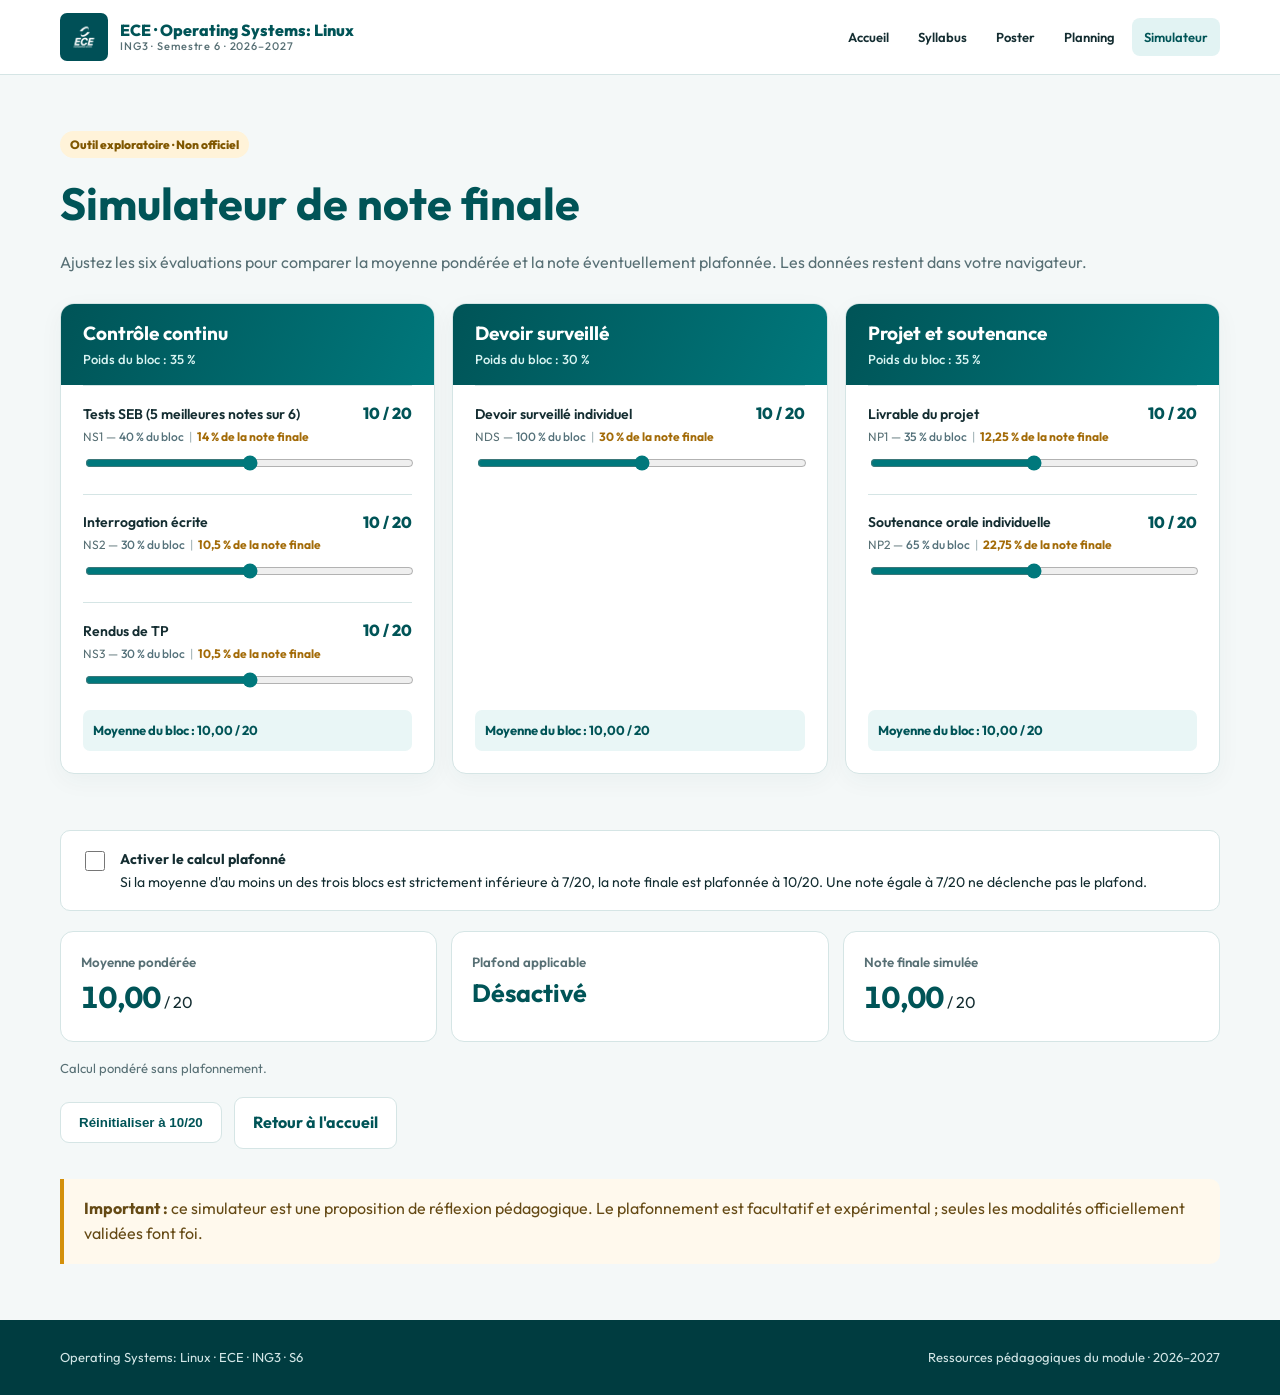
<file: public/simulateur.html>
<!doctype html><html lang="fr"><head>
<link rel="icon" type="image/png" href="assets/favicon-linux-ece.png"><meta charset="utf-8"><meta name="viewport" content="width=device-width, initial-scale=1"><title>Simulateur de notes · Operating Systems: Linux · ECE</title><link rel="stylesheet" href="assets/site.css"><style>html.integre > body > header.top{display:none!important}</style><script>if(new URLSearchParams(location.search).get('integre')==='1')document.documentElement.classList.add('integre');</script><style>
/* En-têtes des trois blocs du simulateur uniquement. */
#controls .panel{padding:0;overflow:hidden;display:flex;flex-direction:column}
#controls .panel-head{background:linear-gradient(115deg,#005457,#00787c);color:#fff;padding:17px 22px 15px}
#controls .panel-head h2{color:#fff;margin:0 0 3px;font-size:19px;line-height:1.35}
#controls .panel-head .block-weight{color:#d8f4f2;font-size:13px;font-weight:500}
#controls .panel .control{margin-left:22px;margin-right:22px}
#controls .panel .control:first-of-type{border-top:0;margin-top:4px}
#controls .panel .group-result{margin:auto 22px 22px;padding-top:10px}
@media print{#controls .panel-head{-webkit-print-color-adjust:exact;print-color-adjust:exact}}

/* Deux couleurs pour distinguer le poids dans le bloc et le poids final. */
#controls .hint .weight-block{color:#54717a;font-weight:500}
#controls .hint .weight-final{color:#a36b08;font-weight:700}
#controls .hint .weight-separator{color:#9aaeb1;margin:0 5px}
</style></head><body><header class="top"><div class="wrap topin"><a class="brand" href="index.html"><img src="assets/ece-logo.jpg" alt="Logo ECE"><span>ECE · Operating Systems: Linux<small>ING3 · Semestre 6 · 2026–2027</small></span></a><nav class="nav" aria-label="Navigation principale"><a href="index.html" >Accueil</a><a href="syllabus.html">Syllabus</a><a href="poster.html">Poster</a><a href="planning.html">Planning</a><a href="simulateur.html" aria-current="page">Simulateur</a></nav></div></header><main><section class="section"><div class="wrap"><span class="tag">Outil exploratoire · Non officiel</span><h1 style="font-size:clamp(30px,4vw,45px);color:var(--dark);margin:10px 0">Simulateur de note finale</h1><p class="lead">Ajustez les six évaluations pour comparer la moyenne pondérée et la note éventuellement plafonnée. Les données restent dans votre navigateur.</p><div class="formgrid" id="controls"></div><div class="section" style="padding-bottom:20px"><label class="switch"><input id="apply-cap" type="checkbox"><span><strong>Activer le calcul plafonné</strong><br>Si la moyenne d'au moins un des trois blocs est strictement inférieure à 7/20, la note finale est plafonnée à 10/20. Une note égale à 7/20 ne déclenche pas le plafond.</span></label></div><div class="results" aria-live="polite"><div class="result"><small>Moyenne pondérée</small><strong id="raw">10,00</strong><span> / 20</span></div><div class="result"><small>Plafond applicable</small><strong id="cap">Désactivé</strong></div><div class="result"><small>Note finale simulée</small><strong id="final">10,00</strong><span> / 20</span></div></div><p id="explanation" class="muted" role="status" style="margin-top:16px"></p><div class="actions"><button class="btn outline" type="button" id="reset">Réinitialiser à 10/20</button><a class="btn outline" href="index.html">Retour à l'accueil</a></div><div class="note" style="margin-top:30px"><strong>Important :</strong> ce simulateur est une proposition de réflexion pédagogique. Le plafonnement est facultatif et expérimental ; seules les modalités officiellement validées font foi.</div></div></section></main><footer class="foot"><div class="wrap"><span>Operating Systems: Linux · ECE · ING3 · S6</span><span>Ressources pédagogiques du module · 2026–2027</span></div></footer><script>
const groups=[{name:'Contrôle continu',weight:.35,fields:[['NS1','Tests SEB (5 meilleures notes sur 6)',.14],['NS2','Interrogation écrite',.105],['NS3','Rendus de TP',.105]]},{name:'Devoir surveillé',weight:.30,fields:[['NDS','Devoir surveillé individuel',.30]]},{name:'Projet et soutenance',weight:.35,fields:[['NP1','Livrable du projet',.1225],['NP2','Soutenance orale individuelle',.2275]]}];
const fmt=n=>n.toLocaleString('fr-FR',{minimumFractionDigits:2,maximumFractionDigits:2});const pct=n=>(n*100).toLocaleString('fr-FR',{maximumFractionDigits:2});const controls=document.getElementById('controls');
groups.forEach((g,gi)=>{const section=document.createElement('section');section.className='panel';section.innerHTML=`<div class="panel-head"><h2>${g.name}</h2><div class="block-weight">Poids du bloc : ${pct(g.weight)} %</div></div>`;g.fields.forEach(([id,label,w])=>{const div=document.createElement('div');div.className='control';div.innerHTML=`<div class="line"><label for="${id}">${label}</label><output id="out-${id}" for="${id}">10 / 20</output></div><div class="hint">${id} — <span class="weight-block">${pct(w/g.weight)} % du bloc</span><span class="weight-separator">|</span><span class="weight-final">${pct(w)} % de la note finale</span></div><input id="${id}" type="range" min="0" max="20" step="0.1" value="10" aria-label="${label}">`;section.appendChild(div)});const sub=document.createElement('div');sub.className='group-result';sub.id='group-'+gi;section.appendChild(sub);controls.appendChild(section)});
function update(){let total=0;const means=[];groups.forEach((g,gi)=>{let weighted=0;g.fields.forEach(([id,,w])=>{const n=Number(document.getElementById(id).value);weighted+=n*w;document.getElementById('out-'+id).textContent=n.toLocaleString('fr-FR',{maximumFractionDigits:1})+' / 20'});total+=weighted;const mean=weighted/g.weight;means.push(mean);document.getElementById('group-'+gi).textContent='Moyenne du bloc : '+fmt(mean)+' / 20'});const enabled=document.getElementById('apply-cap').checked;const triggered=means.some(m=>m<7-1e-9);const capped=enabled&&triggered;const result=capped?Math.min(total,10):total;document.getElementById('raw').textContent=fmt(total);document.getElementById('cap').textContent=!enabled?'Désactivé':triggered?'10/20':'Aucun';document.getElementById('cap').style.fontSize='25px';document.getElementById('final').textContent=fmt(result);document.getElementById('explanation').textContent=!enabled?'Calcul pondéré sans plafonnement.':!triggered?'Les trois blocs sont à 7/20 ou plus : aucun plafonnement.':total>10?'Un bloc est inférieur à 7/20 : plafonnement à 10/20 appliqué.':'Un bloc est inférieur à 7/20, mais la moyenne pondérée ne dépasse pas 10/20 : aucune réduction.'}
controls.addEventListener('input',update);document.getElementById('apply-cap').addEventListener('change',update);document.getElementById('reset').addEventListener('click',()=>{controls.querySelectorAll('input[type=range]').forEach(x=>x.value=10);document.getElementById('apply-cap').checked=false;update()});update();
</script></body></html>
</file>
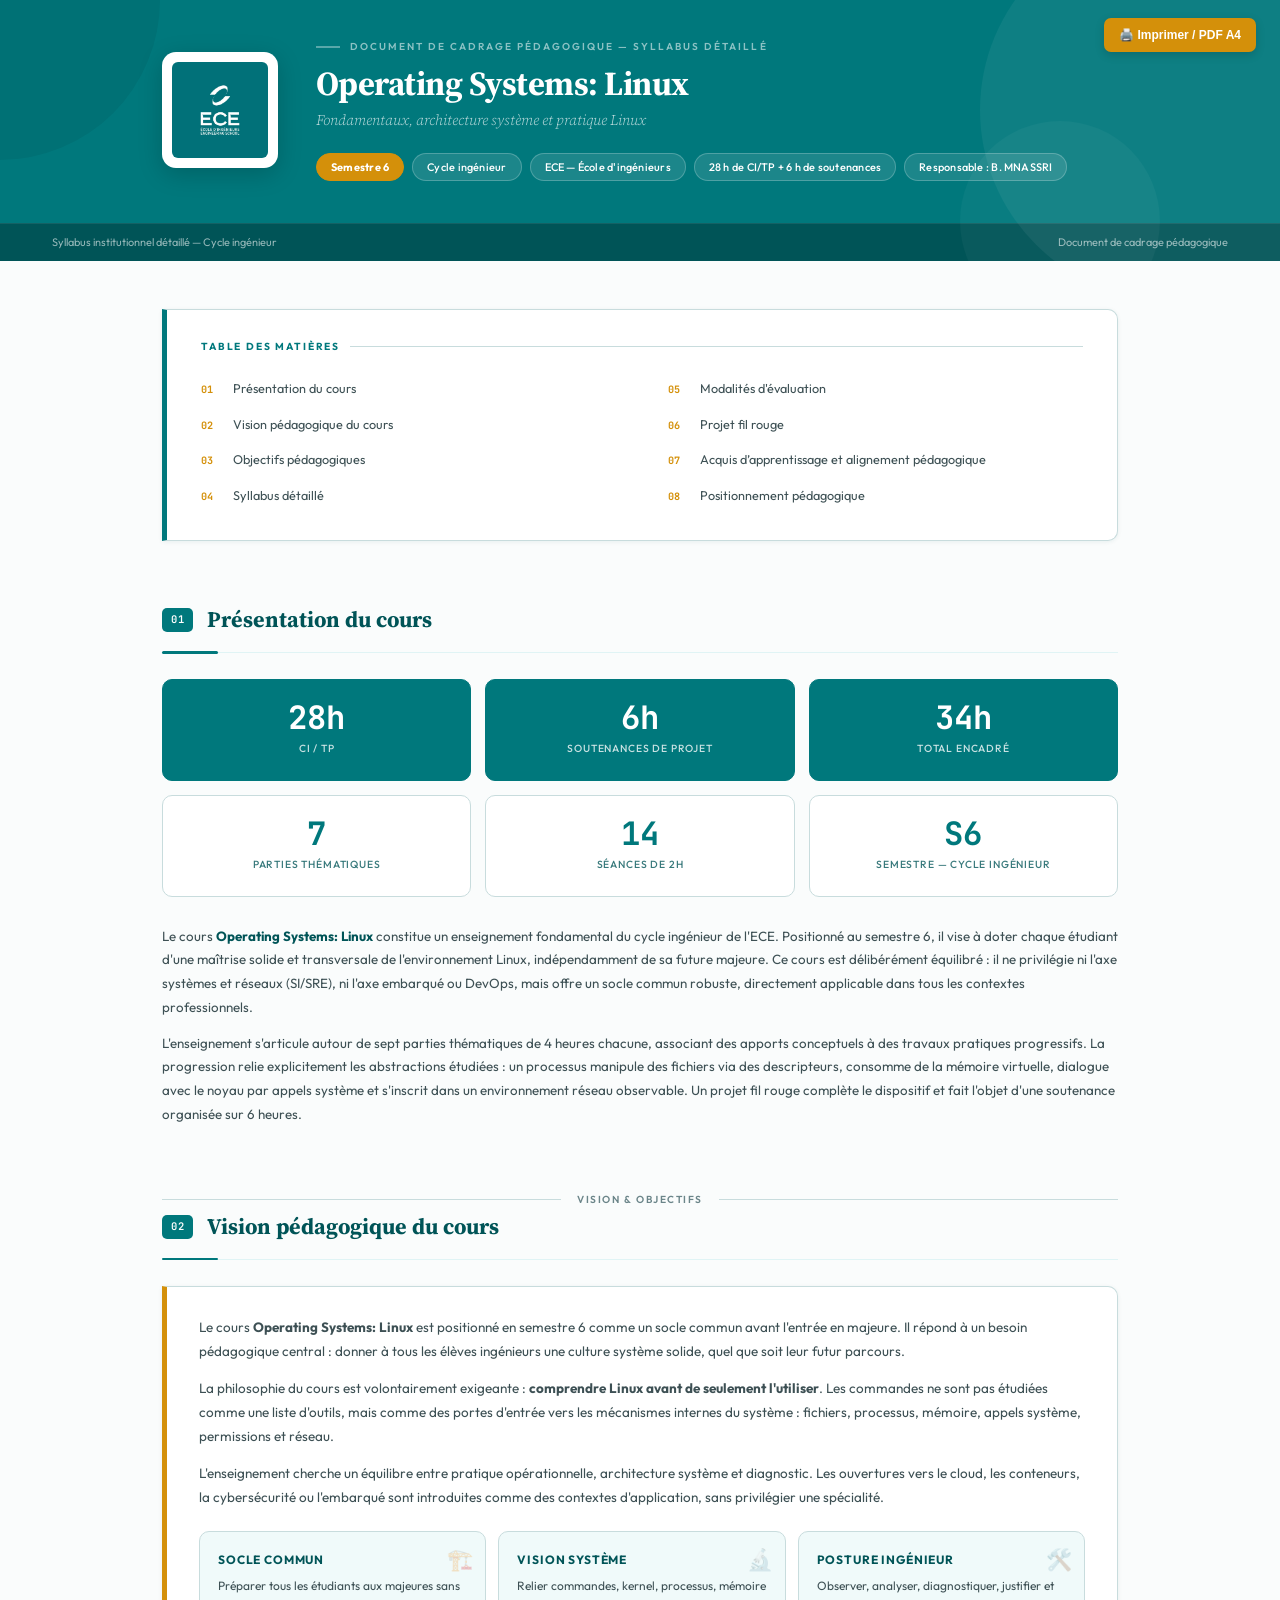
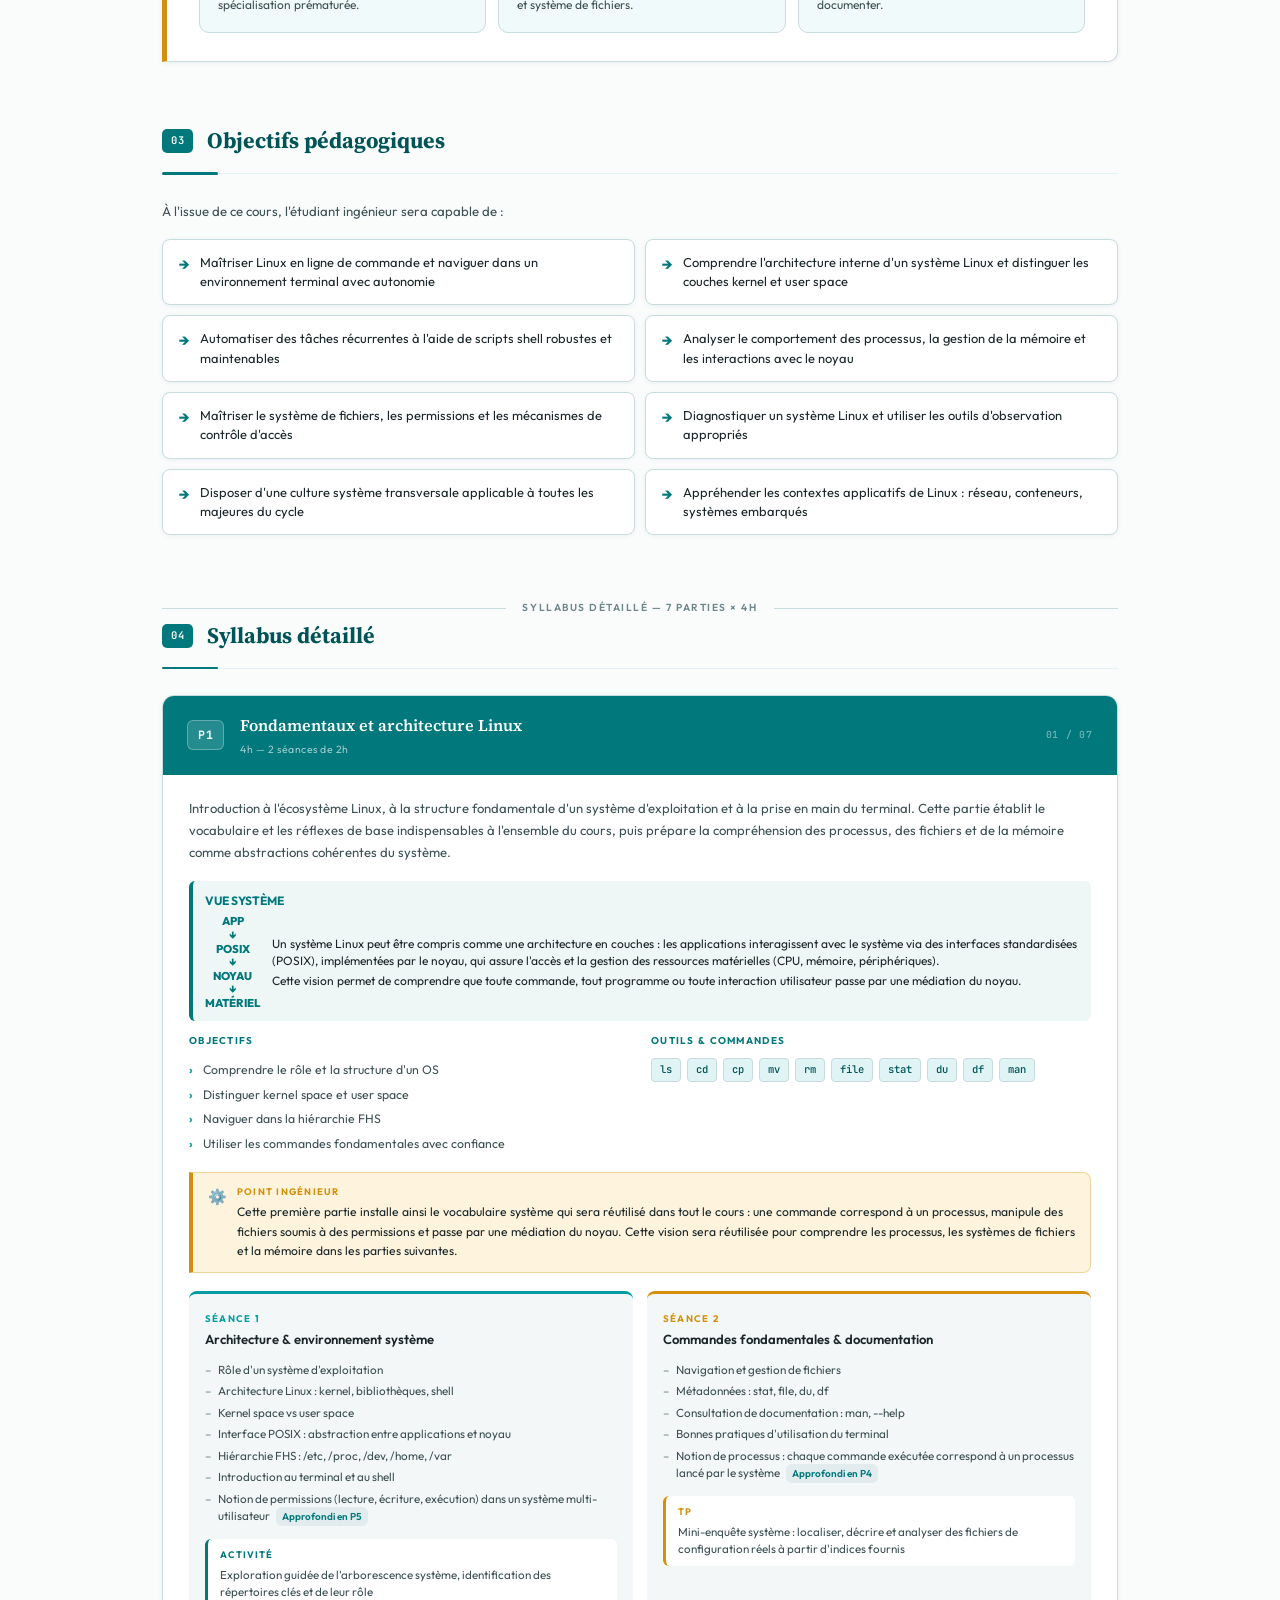
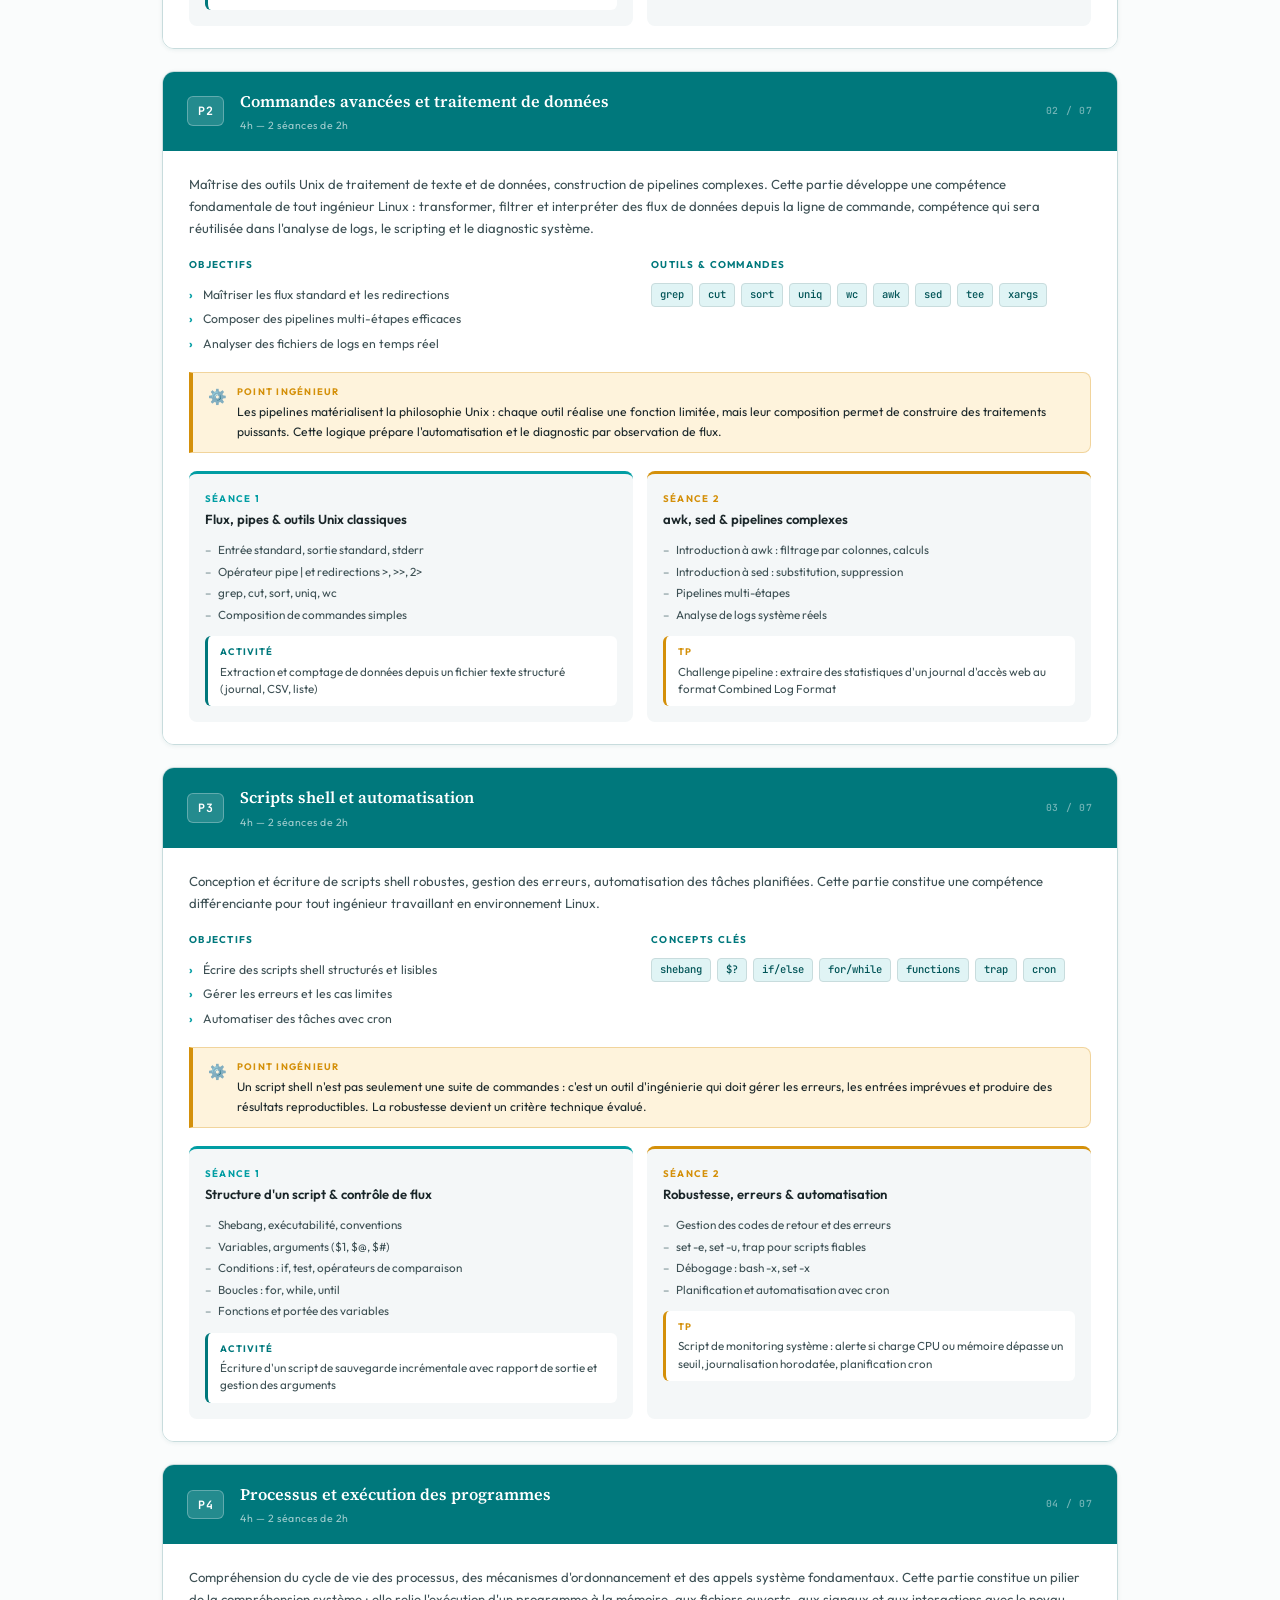
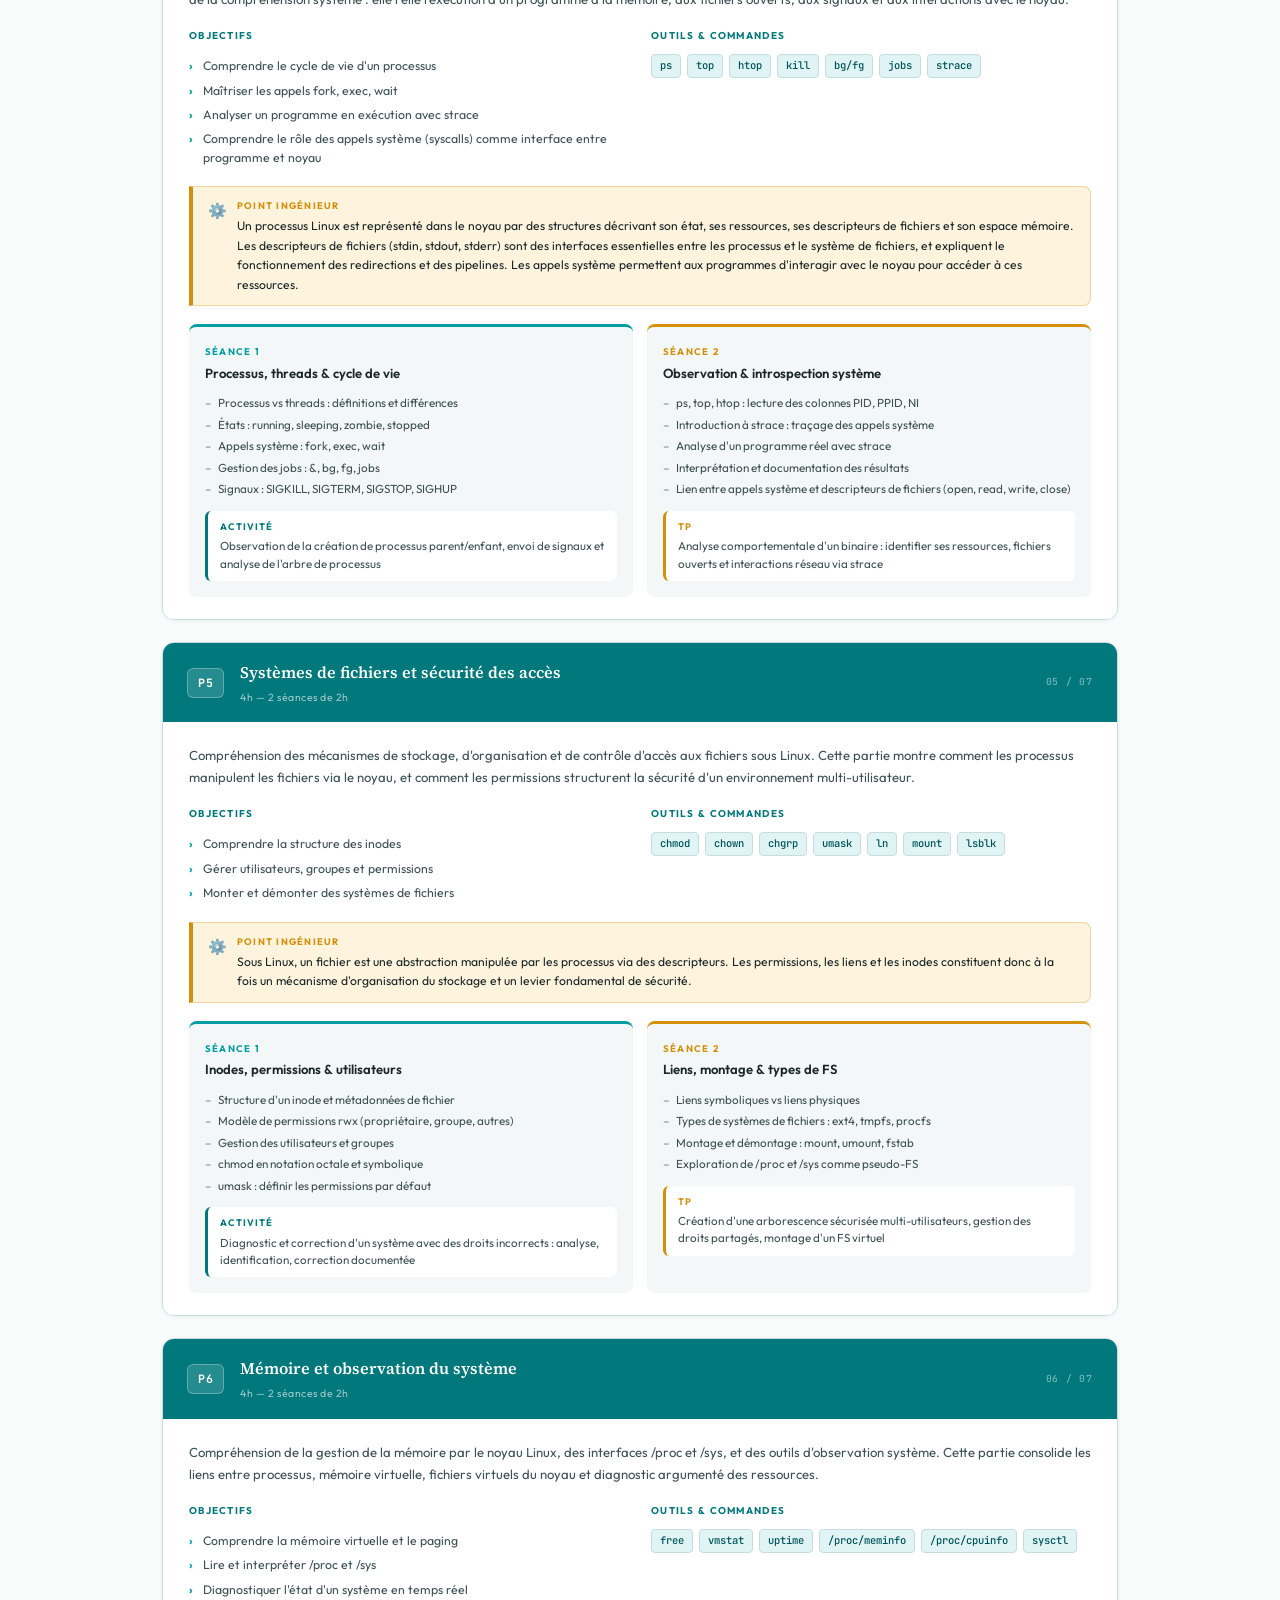
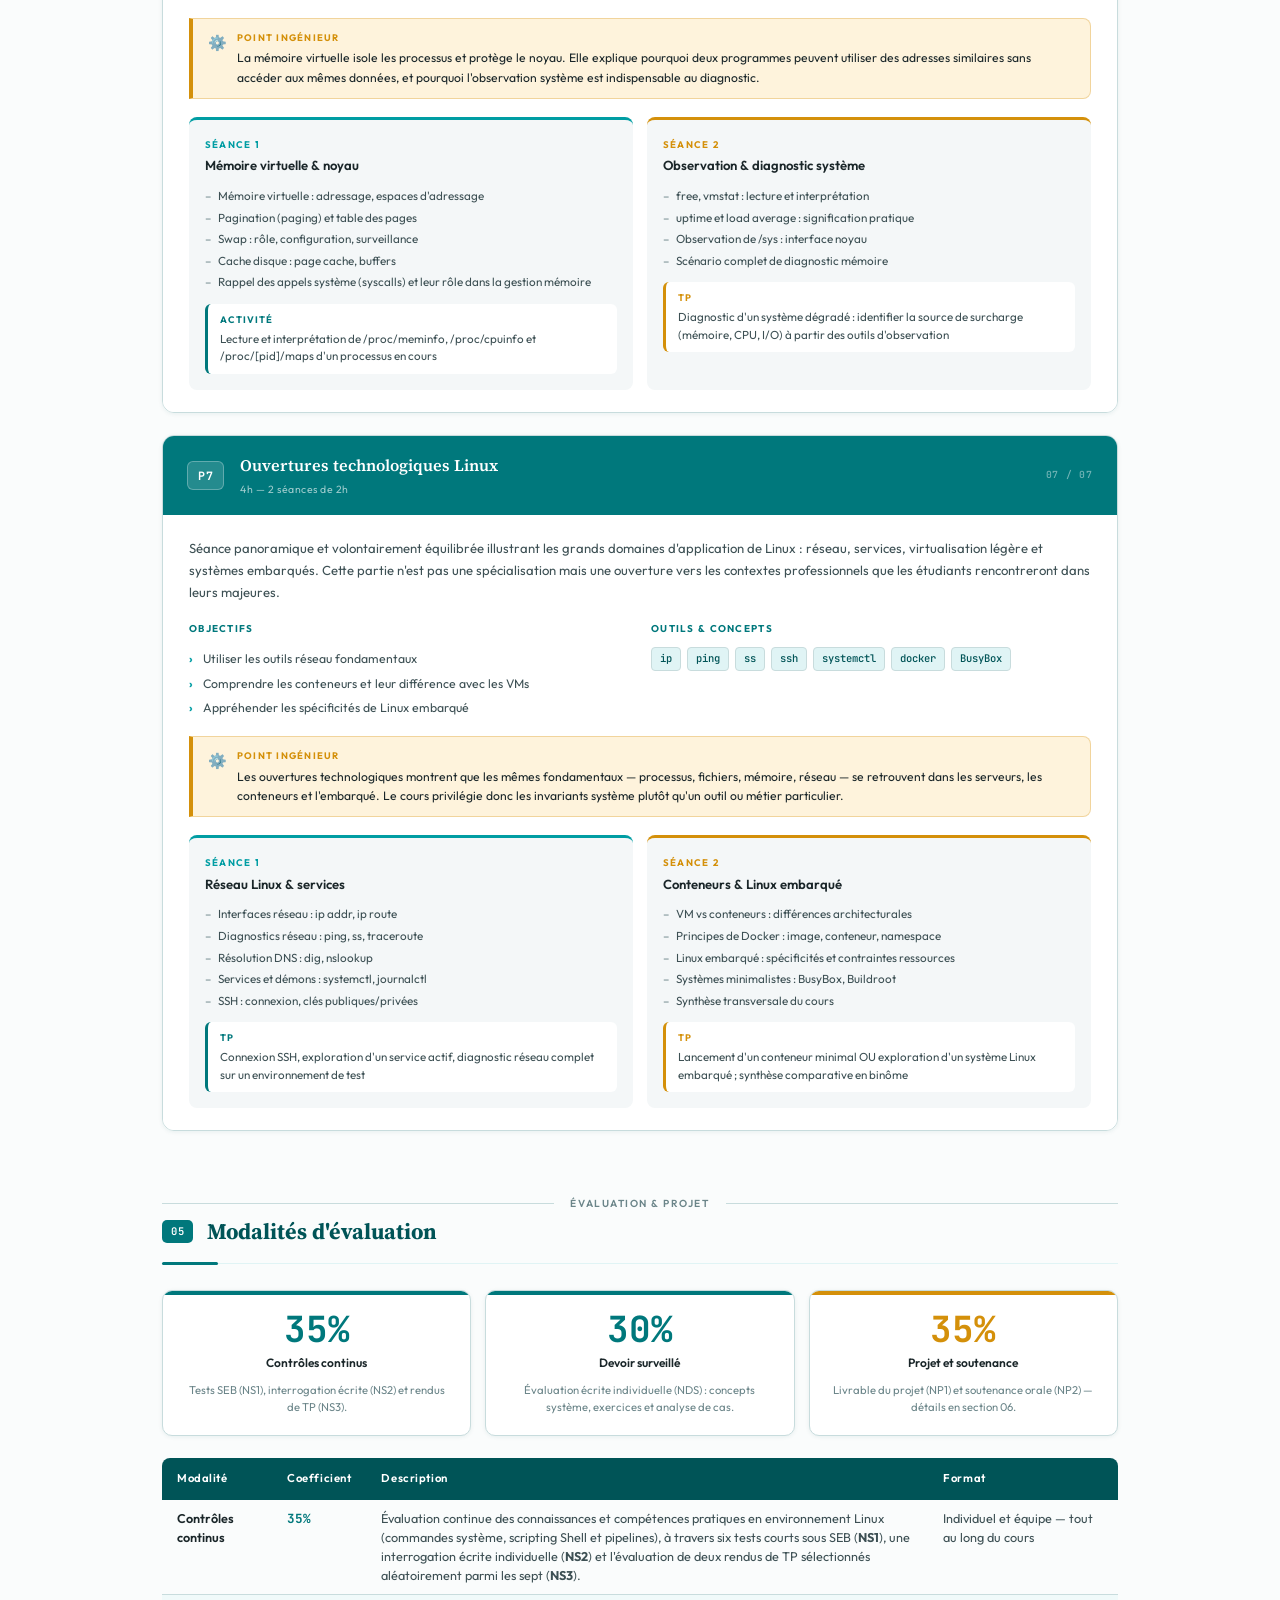
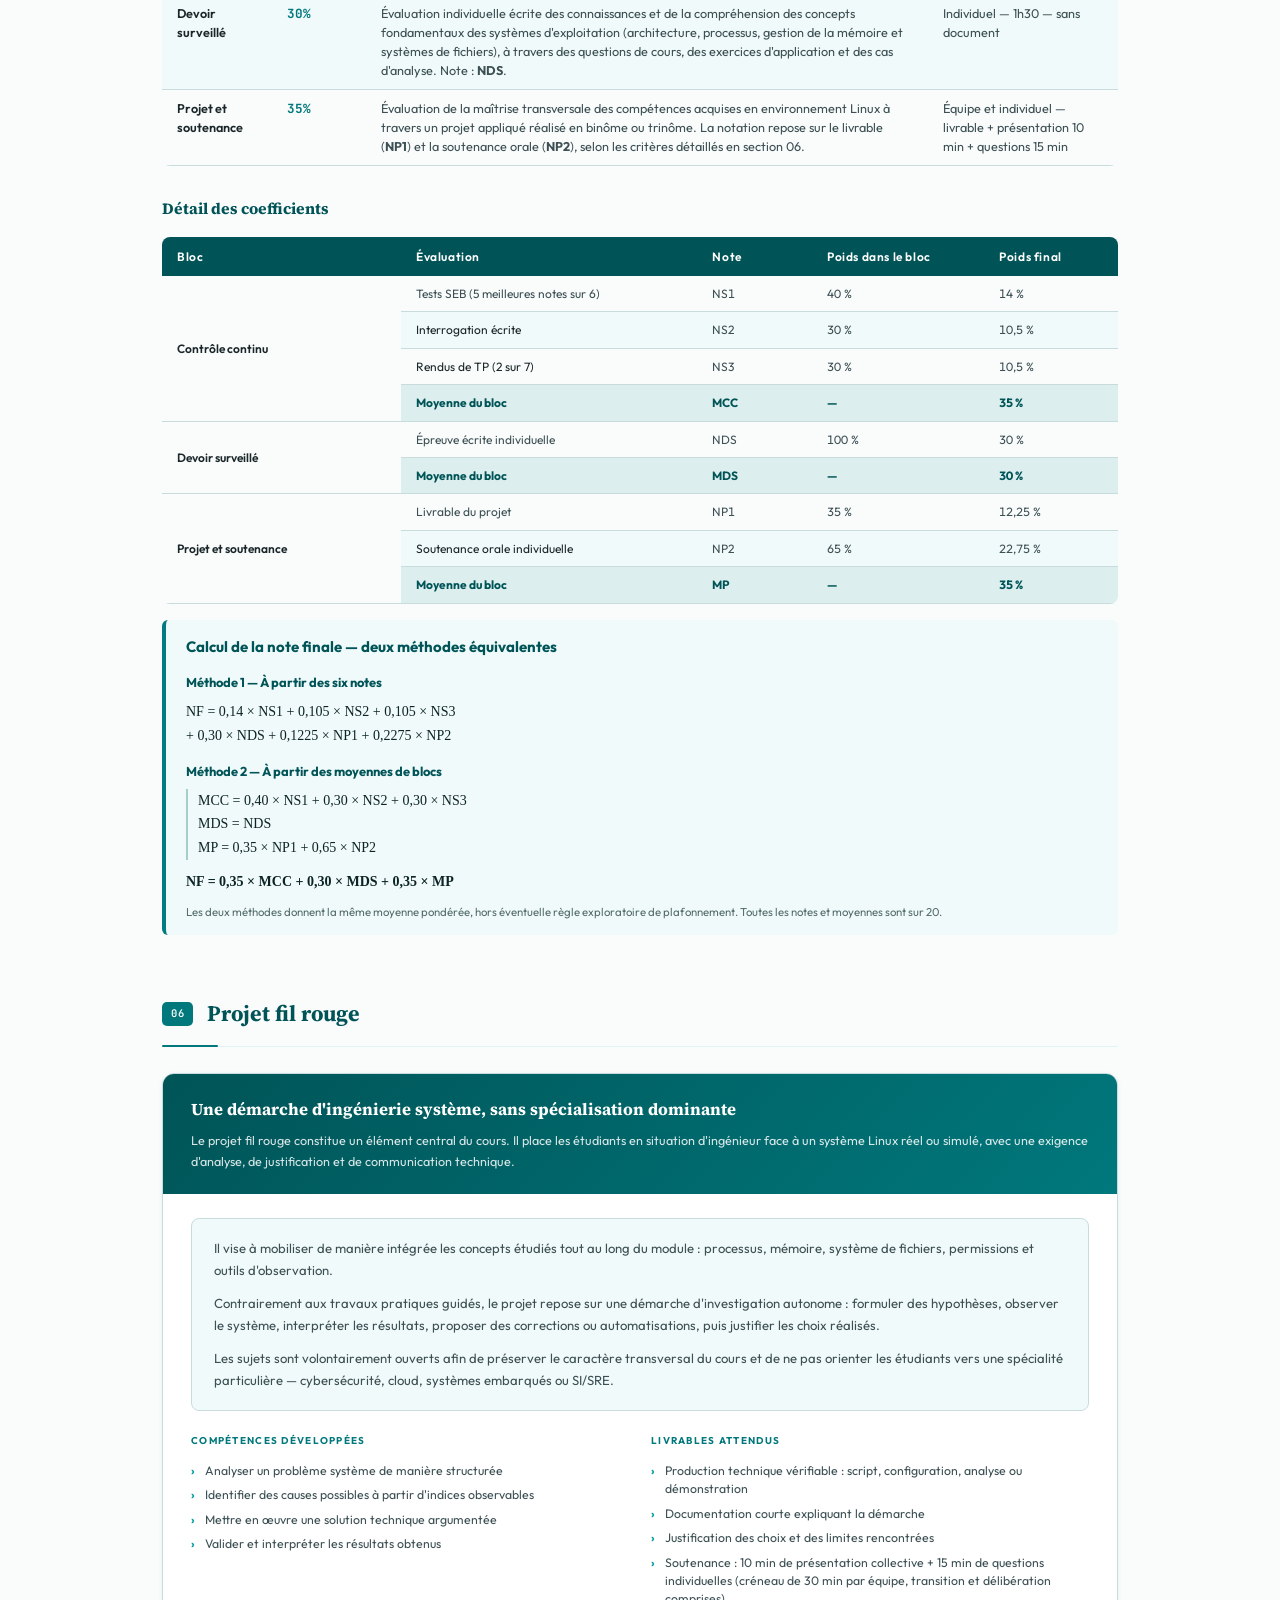
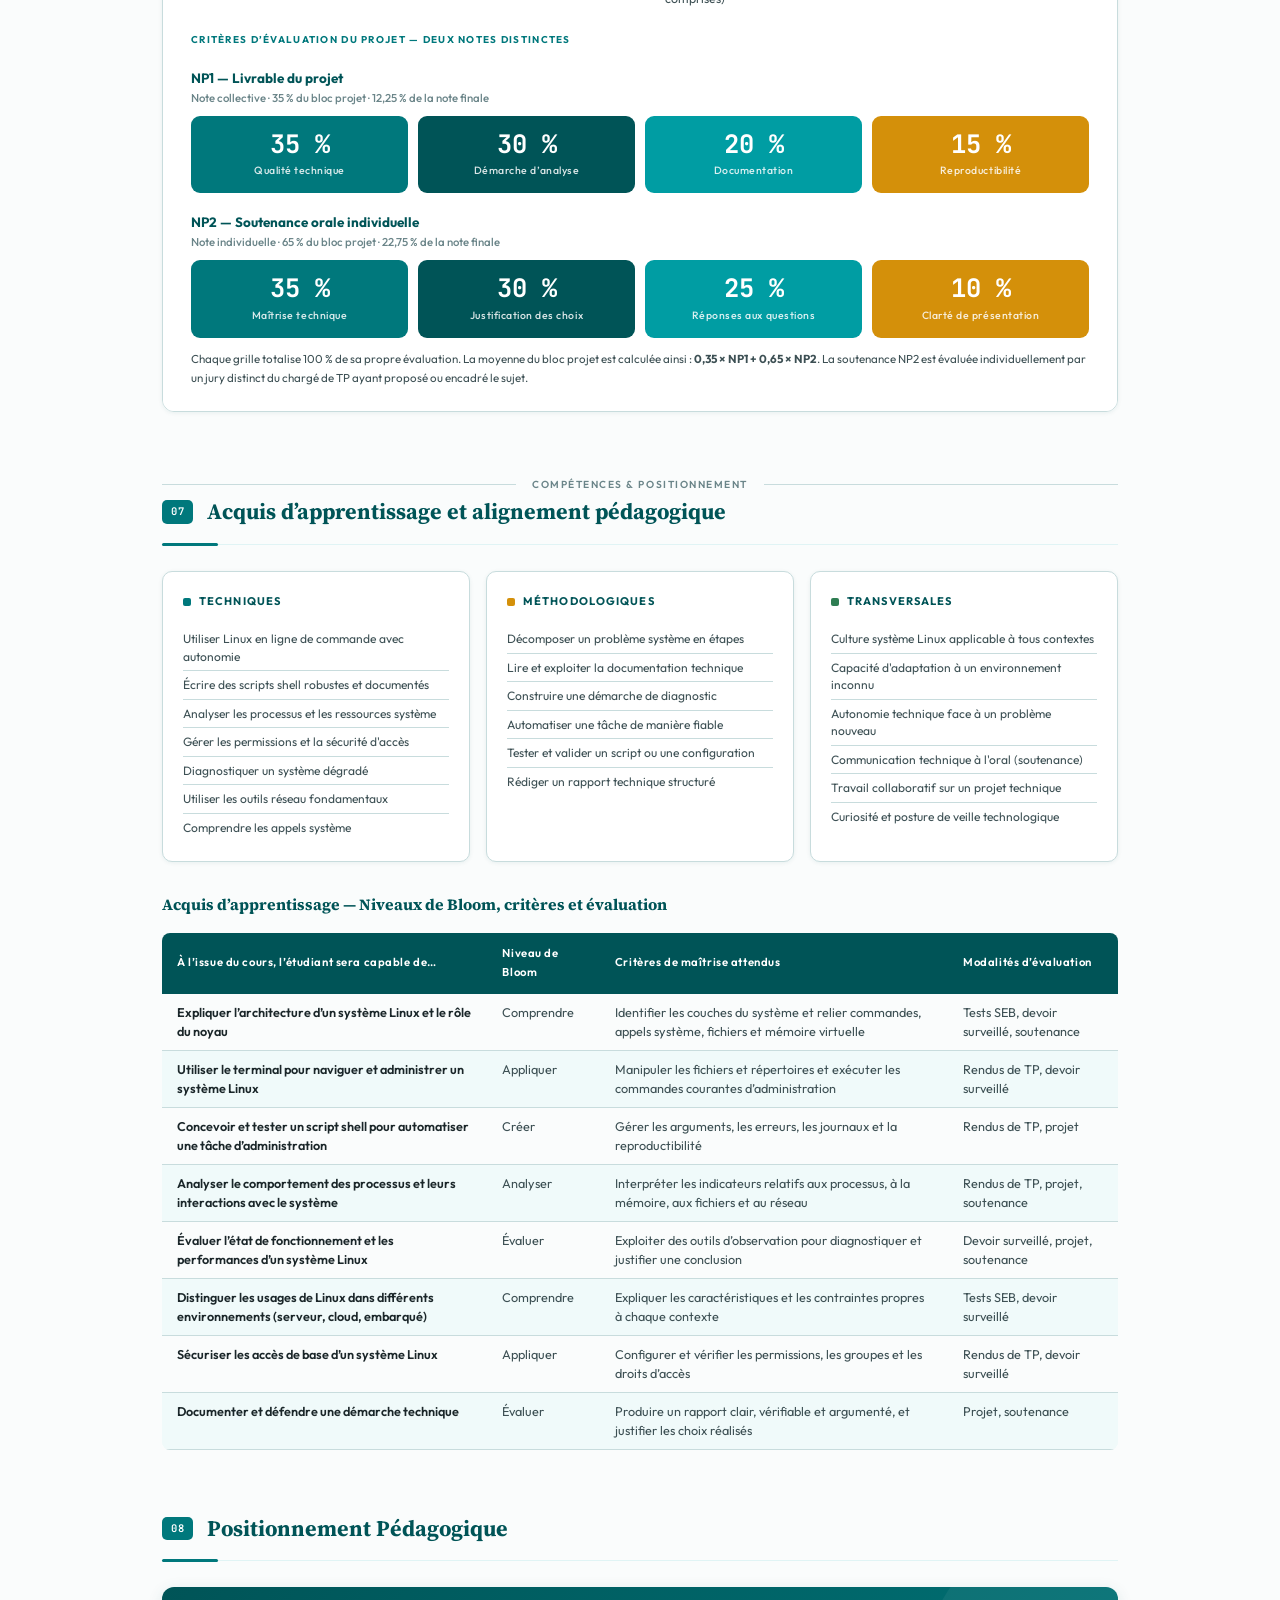
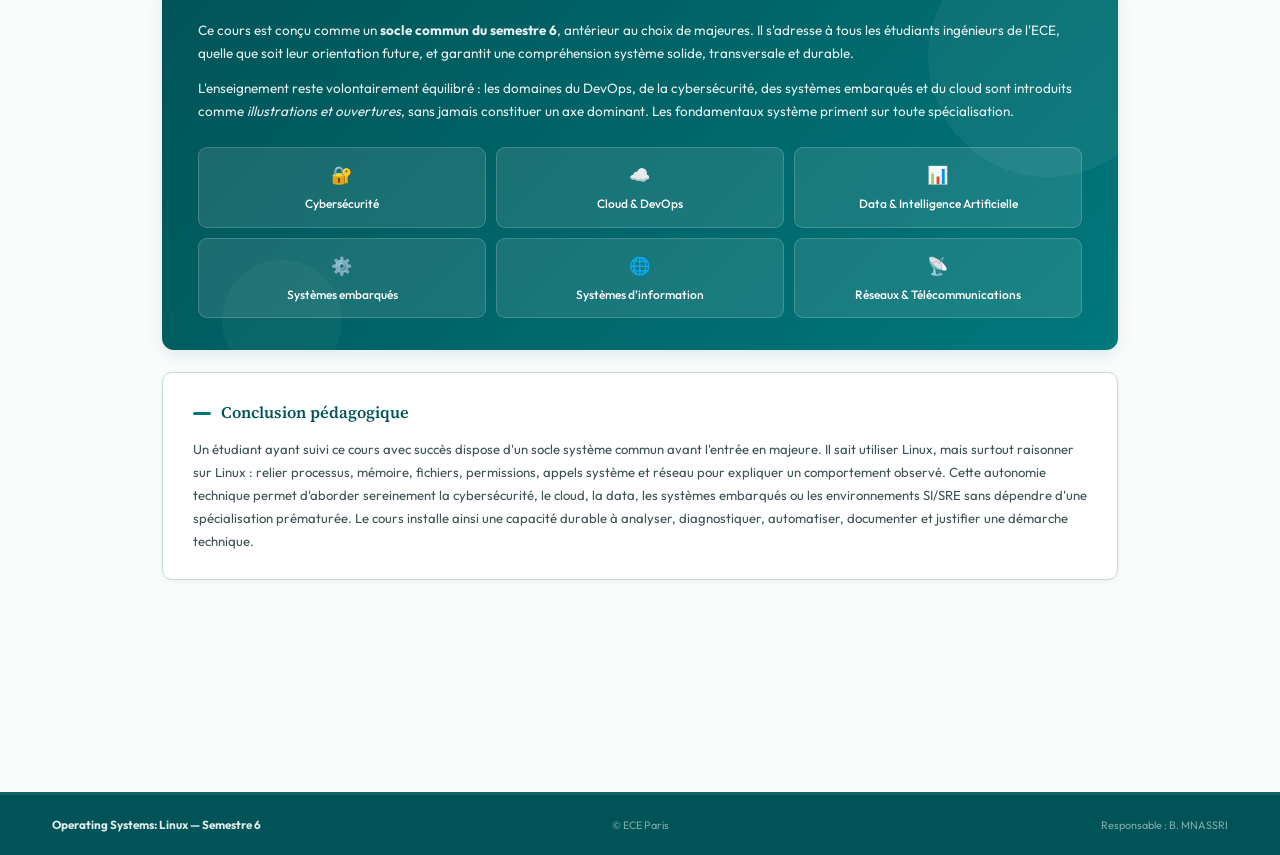
<file: public/syllabus.html>
<!DOCTYPE html>
<html lang="fr">
<head>
<link rel="icon" type="image/png" href="assets/favicon-linux-ece.png">
<meta charset="UTF-8">
<meta name="viewport" content="width=device-width, initial-scale=1.0">
<title>Syllabus institutionnel — Operating Systems: Linux — ECE · École d'ingénieurs</title>
<style>
  @import url('https://fonts.googleapis.com/css2?family=Source+Serif+4:ital,wght@0,300;0,400;0,600;0,700;1,400&family=JetBrains+Mono:wght@400;500;600&family=Outfit:wght@300;400;500;600;700&display=swap');

  :root {
    --teal:       #00787C;
    --teal-dk:    #005457;
    --teal-md:    #009DA3;
    --teal-lt:    #E0F4F5;
    --teal-xlt:   #F0FAFA;
    --gold:       #D4900A;
    --gold-lt:    #FEF3DC;
    --gold-bd:    rgba(212,144,10,0.30);
    --gray-dk:    #1A2629;
    --gray:       #3D5054;
    --gray-md:    #6B8589;
    --gray-lt:    #F4F7F8;
    --border:     #C8DCDD;
    --white:      #FFFFFF;
    --sans:       'Outfit', sans-serif;
    --serif:      'Source Serif 4', Georgia, serif;
    --mono:       'JetBrains Mono', monospace;
    --radius:     10px;
    --shadow-sm:  0 1px 4px rgba(0,84,87,0.08);
    --shadow-md:  0 4px 16px rgba(0,84,87,0.12);
  }

  *, *::before, *::after { box-sizing: border-box; margin: 0; padding: 0; }
  html { font-size: 15px; scroll-behavior: smooth; }
  body {
    font-family: var(--sans);
    color: var(--gray-dk);
    background: #FAFCFC;
    line-height: 1.7;
    -webkit-print-color-adjust: exact;
    print-color-adjust: exact;
  }

  /* ════════════════════════════════════ HEADER */
  .page-header {
    background: var(--teal);
    color: var(--white);
    position: relative;
    overflow: hidden;
  }
  /* Decorative circles */
  .page-header::before {
    content: '';
    position: absolute; top: -80px; right: -80px;
    width: 380px; height: 380px; border-radius: 50%;
    background: rgba(255,255,255,0.055);
  }
  .page-header::after {
    content: '';
    position: absolute; bottom: -60px; right: 120px;
    width: 200px; height: 200px; border-radius: 50%;
    background: rgba(255,255,255,0.035);
  }
  /* Extra decorative arc top-left */
  .header-arc {
    position: absolute; top: 0; left: 0;
    width: 160px; height: 160px; border-radius: 0 0 100% 0;
    background: rgba(0,0,0,0.06);
    pointer-events: none;
  }

  .header-inner {
    max-width: 1060px; margin: 0 auto;
    padding: 38px 52px 42px;
    display: grid;
    grid-template-columns: 116px 1fr;
    gap: 38px;
    align-items: center;
    position: relative; z-index: 1;
  }
  .logo-wrap {
    background: var(--white);
    border-radius: 14px;
    padding: 10px;
    width: 116px; height: 116px;
    display: flex; align-items: center; justify-content: center;
    flex-shrink: 0;
    box-shadow: 0 6px 24px rgba(0,0,0,0.18);
  }
  .logo-wrap img { width: 100%; height: auto; border-radius: 6px; }

  .header-meta .eyebrow {
    font-size: 0.67rem; font-weight: 600;
    letter-spacing: 0.2em; text-transform: uppercase;
    color: rgba(255,255,255,0.55); margin-bottom: 10px;
    display: flex; align-items: center; gap: 10px;
  }
  .header-meta .eyebrow::before {
    content: ''; display: inline-block;
    width: 24px; height: 2px;
    background: rgba(255,255,255,0.35);
    flex-shrink: 0;
  }
  .header-meta h1 {
    font-family: var(--serif); font-size: 2.25rem;
    font-weight: 700; line-height: 1.12;
    letter-spacing: -0.015em; margin-bottom: 5px;
  }
  .header-meta .subtitle {
    font-family: var(--serif); font-style: italic;
    font-size: 0.97rem; font-weight: 300;
    color: rgba(255,255,255,0.72); margin-bottom: 20px;
  }
  .pill-row { display: flex; flex-wrap: wrap; gap: 8px; }
  .pill {
    background: rgba(255,255,255,0.11);
    border: 1px solid rgba(255,255,255,0.22);
    color: var(--white);
    padding: 4px 14px; border-radius: 100px;
    font-size: 0.73rem; font-weight: 500; letter-spacing: 0.02em;
  }
  .pill.gold {
    background: var(--gold); border-color: var(--gold);
    font-weight: 700;
  }

  .header-bar {
    background: var(--teal-dk);
    padding: 9px 52px;
    display: flex; justify-content: space-between; align-items: center;
    font-size: 0.73rem; color: rgba(255,255,255,0.58);
    border-top: 1px solid rgba(255,255,255,0.08);
  }

  /* ════════════════════════════════════ LAYOUT */
  .page-body {
    max-width: 1060px; margin: 0 auto;
    padding: 0 52px 80px;
  }

  /* ════════════════════════════════════ TOC */
  .toc {
    margin: 48px 0 60px;
    background: var(--white);
    border: 1px solid var(--border);
    border-left: 5px solid var(--teal);
    border-radius: 0 var(--radius) var(--radius) 0;
    padding: 28px 34px;
    box-shadow: var(--shadow-sm);
  }
  .toc-title {
    font-size: 0.68rem; font-weight: 700;
    letter-spacing: 0.18em; text-transform: uppercase;
    color: var(--teal); margin-bottom: 18px;
    display: flex; align-items: center; gap: 10px;
  }
  .toc-title::after {
    content: ''; flex: 1; height: 1px; background: var(--border);
  }
  .toc-grid {
    display: grid; grid-template-columns: 1fr 1fr;
    gap: 3px 52px;
  }
  .toc a {
    color: var(--gray); text-decoration: none;
    font-size: 0.845rem;
    display: flex; align-items: baseline; gap: 10px;
    padding: 5px 0;
    border-bottom: 1px solid transparent;
    transition: color 0.18s, border-color 0.18s;
  }
  .toc a:hover { color: var(--teal); border-bottom-color: var(--teal-lt); }
  .toc-n {
    font-size: 0.68rem; font-weight: 700;
    color: var(--gold); font-family: var(--mono);
    min-width: 22px; flex-shrink: 0;
  }

  /* ════════════════════════════════════ SECTION DIVIDERS */
  .section { margin-bottom: 60px; }
  .section-title {
    font-family: var(--serif); font-size: 1.48rem; font-weight: 700;
    color: var(--teal-dk);
    display: flex; align-items: center; gap: 14px;
    padding-bottom: 13px; margin-bottom: 26px;
    border-bottom: 1.5px solid var(--teal-lt);
    position: relative;
  }
  .section-title::after {
    content: ''; position: absolute; bottom: -1.5px; left: 0;
    width: 56px; height: 2.5px; background: var(--teal);
    border-radius: 2px;
  }
  .snum {
    background: var(--teal); color: var(--white);
    font-size: 0.7rem; font-family: var(--mono); font-weight: 600;
    padding: 3px 9px; border-radius: 5px; letter-spacing: 0.06em;
    flex-shrink: 0;
  }

  /* Visual divider between major sections */
  .sec-divider {
    display: flex; align-items: center; gap: 16px;
    margin: 64px 0 0;
    color: var(--gray-md); font-size: 0.68rem;
    letter-spacing: 0.15em; text-transform: uppercase; font-weight: 600;
  }
  .sec-divider::before, .sec-divider::after {
    content: ''; flex: 1; height: 1px; background: var(--border);
  }

  /* ════════════════════════════════════ INFO CARDS */
  .info-grid {
    display: grid; grid-template-columns: repeat(3, 1fr);
    gap: 14px; margin-bottom: 28px;
  }
  .ic {
    border-radius: var(--radius); padding: 22px 18px;
    text-align: center; border: 1px solid var(--border);
    transition: transform 0.15s, box-shadow 0.15s;
  }
  .ic:hover { transform: translateY(-2px); box-shadow: var(--shadow-md); }
  .ic.dk { background: var(--teal); border-color: var(--teal); color: var(--white); }
  .ic.lt { background: var(--white); color: var(--teal-dk); }
  .ic .v {
    font-size: 2.15rem; font-weight: 700; font-family: var(--mono);
    line-height: 1; margin-bottom: 6px;
  }
  .ic.lt .v { color: var(--teal); }
  .ic .l {
    font-size: 0.69rem; font-weight: 500;
    letter-spacing: 0.08em; text-transform: uppercase; opacity: 0.78;
  }

  /* ════════════════════════════════════ OBJECTIVES */
  .obj-grid {
    display: grid; grid-template-columns: 1fr 1fr; gap: 10px;
  }
  .obj-item {
    background: var(--white); border: 1px solid var(--border);
    border-radius: 8px; padding: 13px 16px;
    font-size: 0.86rem;
    display: flex; gap: 11px; align-items: flex-start;
    line-height: 1.5; box-shadow: var(--shadow-sm);
    transition: border-color 0.15s;
  }
  .obj-item:hover { border-color: var(--teal-md); }
  .obj-arrow { color: var(--teal); font-weight: 700; flex-shrink: 0; font-size: 1.05rem; margin-top: 0px; }

  /* ════════════════════════════════════ VISION */
  .vision-box {
    background: var(--white);
    border: 1px solid var(--border);
    border-left: 5px solid var(--gold);
    border-radius: 0 var(--radius) var(--radius) 0;
    padding: 28px 32px;
    box-shadow: var(--shadow-sm);
  }
  .vision-box p {
    font-size: 0.9rem; color: var(--gray); line-height: 1.78;
    margin-bottom: 13px;
  }
  .vision-box p:last-of-type { margin-bottom: 0; }
  .vision-grid {
    display: grid; grid-template-columns: repeat(3, 1fr);
    gap: 12px; margin-top: 22px;
  }
  .vision-item {
    background: var(--teal-xlt);
    border: 1px solid var(--border);
    border-radius: var(--radius); padding: 18px;
    position: relative; overflow: hidden;
  }
  .vision-item::before {
    content: attr(data-icon);
    position: absolute; top: 10px; right: 12px;
    font-size: 1.4rem; opacity: 0.25;
  }
  .vision-item strong {
    display: block; color: var(--teal-dk);
    font-size: 0.8rem; margin-bottom: 7px;
    text-transform: uppercase; letter-spacing: 0.07em;
  }
  .vision-item span {
    font-size: 0.8rem; color: var(--gray); line-height: 1.55; display: block;
  }

  /* ════════════════════════════════════ PART CARDS */
  .part-card {
    border: 1px solid var(--border); border-radius: 12px;
    overflow: hidden; margin-bottom: 22px;
    box-shadow: var(--shadow-sm);
    transition: box-shadow 0.18s;
  }
  .part-card:hover { box-shadow: var(--shadow-md); }

  .part-header {
    background: var(--teal); color: var(--white);
    padding: 16px 24px;
    display: flex; align-items: center; gap: 16px;
  }
  .part-badge {
    background: rgba(255,255,255,0.14);
    border: 1.5px solid rgba(255,255,255,0.28);
    color: var(--white); font-family: var(--mono);
    font-weight: 700; font-size: 0.77rem;
    padding: 4px 10px; border-radius: 6px;
    flex-shrink: 0; letter-spacing: 0.06em;
  }
  .part-info { flex: 1; }
  .part-info h3 {
    font-family: var(--serif); font-size: 1.08rem;
    font-weight: 600; margin-bottom: 2px;
  }
  .part-info .dur { font-size: 0.7rem; opacity: 0.62; letter-spacing: 0.05em; }
  .part-counter {
    font-size: 0.65rem; font-family: var(--mono); font-weight: 500;
    color: rgba(255,255,255,0.45); letter-spacing: 0.08em;
    flex-shrink: 0;
  }

  .part-body { padding: 22px 26px; background: var(--white); }
  .part-body > p {
    font-size: 0.875rem; color: var(--gray);
    margin-bottom: 18px; line-height: 1.68;
  }

  .two-col { display: grid; grid-template-columns: 1fr 1fr; gap: 22px; margin-bottom: 16px; }
  .mini-label {
    font-size: 0.66rem; font-weight: 700;
    letter-spacing: 0.13em; text-transform: uppercase;
    color: var(--teal); margin-bottom: 9px;
  }
  .tag-list { display: flex; flex-wrap: wrap; gap: 6px; }
  .tag {
    background: var(--teal-lt); color: var(--teal-dk);
    border-radius: 4px; padding: 2px 8px;
    font-size: 0.7rem; font-weight: 500; font-family: var(--mono);
    border: 1px solid var(--border);
  }
  .obj-small {
    font-size: 0.82rem; color: var(--gray);
    padding: 3px 0 3px 14px; position: relative; line-height: 1.5;
  }
  .obj-small::before {
    content: '›'; position: absolute; left: 0;
    color: var(--teal-md); font-weight: 700;
  }

  /* Engineer callout */
  .eng-box {
    background: var(--gold-lt);
    border: 1px solid var(--gold-bd);
    border-left: 4px solid var(--gold);
    border-radius: 0 8px 8px 0;
    padding: 11px 15px; margin: 14px 0 18px;
    font-size: 0.81rem; color: var(--gray-dk); line-height: 1.6;
    display: flex; gap: 10px; align-items: flex-start;
  }
  .eng-icon { font-size: 1rem; flex-shrink: 0; margin-top: 1px; }
  .eng-content .eng-label {
    display: block; font-size: 0.63rem; font-weight: 700;
    letter-spacing: 0.13em; text-transform: uppercase;
    color: var(--gold); margin-bottom: 3px;
  }

  /* Séances */
  .seance-grid { display: grid; grid-template-columns: 1fr 1fr; gap: 14px; margin-top: 16px; }
  .sb {
    background: var(--gray-lt); border-radius: 8px;
    padding: 16px; border-top: 3px solid var(--teal-md);
  }
  .sb.s2 { border-top-color: var(--gold); }
  .s-lbl {
    font-size: 0.64rem; font-weight: 700; letter-spacing: 0.13em;
    text-transform: uppercase; color: var(--teal-md); margin-bottom: 5px;
  }
  .sb.s2 .s-lbl { color: var(--gold); }
  .sb h4 {
    font-size: 0.875rem; font-weight: 600; color: var(--gray-dk);
    margin-bottom: 10px; line-height: 1.35;
  }
  .sb ul { list-style: none; }
  .sb ul li {
    font-size: 0.78rem; color: var(--gray);
    padding: 2px 0 2px 13px; position: relative; line-height: 1.5;
  }
  .sb ul li::before { content: '–'; position: absolute; left: 0; color: var(--gray-md); }
  .tp-box {
    margin-top: 11px; background: var(--white);
    border-radius: 6px; padding: 9px 12px;
    border-left: 3px solid var(--teal);
    font-size: 0.775rem; color: var(--gray); line-height: 1.5;
  }
  .sb.s2 .tp-box { border-left-color: var(--gold); }
  .tp-lbl {
    font-size: 0.63rem; font-weight: 700;
    text-transform: uppercase; letter-spacing: 0.11em;
    color: var(--teal); display: block; margin-bottom: 3px;
  }
  .sb.s2 .tp-lbl { color: var(--gold); }

  /* ════════════════════════════════════ EVAL + PROJECT */
  .eval-header {
    display: grid; grid-template-columns: repeat(3, 1fr);
    gap: 14px; margin-bottom: 22px;
  }
  .eval-card {
    border-radius: var(--radius); padding: 20px;
    text-align: center; border: 1px solid var(--border);
    background: var(--white); box-shadow: var(--shadow-sm);
    position: relative; overflow: hidden;
  }
  .eval-card::before {
    content: ''; position: absolute; top: 0; left: 0; right: 0;
    height: 4px; background: var(--teal);
  }
  .eval-card.accent::before { background: var(--gold); }
  .eval-pct {
    font-size: 2.4rem; font-weight: 700; font-family: var(--mono);
    color: var(--teal); line-height: 1; margin-bottom: 6px;
  }
  .eval-card.accent .eval-pct { color: var(--gold); }
  .eval-name {
    font-size: 0.8rem; font-weight: 600; color: var(--gray-dk);
    margin-bottom: 8px;
  }
  .eval-desc { font-size: 0.75rem; color: var(--gray-md); line-height: 1.5; }

  /* ════════════════════════════════════ TABLES */
  table { width: 100%; border-collapse: collapse; font-size: 0.845rem; margin-top: 14px; border-radius: 8px; overflow: hidden; }
  thead th {
    background: var(--teal-dk); color: var(--white);
    text-align: left; padding: 11px 15px;
    font-weight: 600; font-size: 0.76rem; letter-spacing: 0.05em;
  }
  tbody tr:nth-child(even) { background: var(--teal-xlt); }
  tbody tr:hover { background: var(--teal-lt); }
  tbody td {
    padding: 9px 15px; color: var(--gray);
    border-bottom: 1px solid var(--border);
    vertical-align: top; line-height: 1.5;
  }
  tbody td:first-child { font-weight: 600; color: var(--gray-dk); }
  .pct { font-family: var(--mono); font-weight: 700; color: var(--teal); }

  /* ════════════════════════════════════ PROJECT */
  .project-card {
    border: 1px solid var(--border); border-radius: 12px;
    overflow: hidden; box-shadow: var(--shadow-sm);
  }
  .project-head {
    background: linear-gradient(135deg, var(--teal-dk) 0%, var(--teal) 100%);
    color: var(--white); padding: 22px 28px;
  }
  .project-head h3 {
    font-family: var(--serif); font-size: 1.12rem; margin-bottom: 6px;
  }
  .project-head p { font-size: 0.84rem; opacity: 0.84; line-height: 1.65; }
  .project-body { padding: 24px 28px; background: var(--white); }
  .project-note {
    background: var(--teal-xlt); border: 1px solid var(--border);
    border-radius: 8px; padding: 18px 22px; margin-bottom: 22px;
    font-size: 0.875rem; color: var(--gray); line-height: 1.72;
  }
  .project-note p { margin-bottom: 10px; }
  .project-note p:last-child { margin-bottom: 0; }

  .criteria-grid {
    display: grid; grid-template-columns: repeat(4, 1fr);
    gap: 10px; margin-top: 18px;
  }
  .crit-item {
    background: var(--teal); border-radius: 9px;
    padding: 16px 12px; text-align: center; color: var(--white);
  }
  .crit-item .cpct {
    font-size: 1.7rem; font-weight: 700; font-family: var(--mono);
    display: block; line-height: 1; margin-bottom: 6px;
  }
  .crit-item .clbl {
    font-size: 0.7rem; font-weight: 500;
    letter-spacing: 0.05em; opacity: 0.85; line-height: 1.35;
    display: block;
  }

  /* ════════════════════════════════════ COMPÉTENCES */
  .comp-grid { display: grid; grid-template-columns: repeat(3, 1fr); gap: 16px; }
  .comp-card {
    border-radius: var(--radius); padding: 20px;
    border: 1px solid var(--border);
    background: var(--white); box-shadow: var(--shadow-sm);
  }
  .comp-card h4 {
    font-size: 0.74rem; font-weight: 700;
    text-transform: uppercase; letter-spacing: 0.1em;
    margin-bottom: 14px; color: var(--teal-dk);
    display: flex; align-items: center; gap: 8px;
  }
  .cc { width: 8px; height: 8px; border-radius: 2px; flex-shrink: 0; }
  .comp-card ul { list-style: none; }
  .comp-card ul li {
    font-size: 0.805rem; color: var(--gray);
    padding: 5px 0; border-bottom: 1px solid var(--border); line-height: 1.45;
  }
  .comp-card ul li:last-child { border-bottom: none; }

  /* ════════════════════════════════════ POSITIONING */
  .pos-box {
    background: linear-gradient(135deg, var(--teal-dk) 0%, var(--teal) 100%);
    color: var(--white); border-radius: 12px;
    padding: 32px 36px; margin-bottom: 22px;
    position: relative; overflow: hidden; box-shadow: var(--shadow-md);
  }
  .pos-box::before {
    content: ''; position: absolute; top: -50px; right: -50px;
    width: 240px; height: 240px; border-radius: 50%;
    background: rgba(255,255,255,0.055);
  }
  .pos-box::after {
    content: ''; position: absolute; bottom: -30px; left: 60px;
    width: 120px; height: 120px; border-radius: 50%;
    background: rgba(255,255,255,0.035);
  }
  .pos-box p {
    font-size: 0.9rem; margin-bottom: 12px; opacity: 0.9;
    position: relative; line-height: 1.7;
  }
  .pos-box p:last-of-type { margin-bottom: 24px; }
  .majors-grid {
    display: grid; grid-template-columns: repeat(3, 1fr);
    gap: 10px; position: relative;
  }
  .major-item {
    background: rgba(255,255,255,0.1);
    border: 1px solid rgba(255,255,255,0.18);
    border-radius: 9px; padding: 12px 14px;
    font-size: 0.8rem; font-weight: 500; text-align: center;
    transition: background 0.18s;
  }
  .major-item:hover { background: rgba(255,255,255,0.18); }
  .major-icon { font-size: 1.15rem; display: block; margin-bottom: 5px; }

  /* ════════════════════════════════════ CONCLUSION */
  .concl {
    background: var(--white);
    border: 1px solid var(--border);
    border-radius: var(--radius); padding: 26px 30px;
    box-shadow: var(--shadow-sm);
  }
  .concl h3 {
    font-family: var(--serif); font-size: 1.08rem;
    color: var(--teal-dk); margin-bottom: 11px; font-weight: 600;
    display: flex; align-items: center; gap: 10px;
  }
  .concl h3::before {
    content: ''; display: inline-block;
    width: 18px; height: 3px; background: var(--teal); border-radius: 2px;
  }
  .concl p { font-size: 0.875rem; color: var(--gray); line-height: 1.75; }

  /* ════════════════════════════════════ FOOTER */
  .page-footer {
    background: var(--teal-dk);
    color: rgba(255,255,255,0.5);
    padding: 20px 52px;
    display: grid; grid-template-columns: 1fr auto 1fr;
    align-items: center; gap: 24px;
    font-size: 0.72rem; margin-top: 72px;
    border-top: 3px solid rgba(255,255,255,0.08);
  }
  .footer-brand { font-weight: 700; color: rgba(255,255,255,0.88); font-size: 0.78rem; }
  .footer-center { text-align: center; }
  .footer-right { text-align: right; }

  .tag-ref {
    display: inline-block;
    margin-left: 6px;
    font-size: 7.5pt;
    font-weight: 600;
    color: var(--teal);
    background: rgba(15, 107, 111, 0.08);
    padding: 2px 6px;
    border-radius: 6px;
    white-space: nowrap;
  }

  .sys-box {
    background: #eef6f6;
    border-left: 4px solid var(--teal);
    border-radius: 6px;
    padding: 10px 12px;
    margin: 12px 0;
  }

  .sys-label {
    display: block;
    font-size: 9pt;
    font-weight: 700;
    color: var(--teal);
    margin-bottom: 4px;
    text-transform: uppercase;
  }

  .sys-box p {
    font-size: 9pt;
    line-height: 1.4;
    margin: 4px 0;
    color: var(--ink);
  }

  .sys-content {
    display: flex;
    align-items: center;
    gap: 12px;
  }

  .stack-vertical {
    flex: 0 0 auto;
    text-align: center;
    font-weight: 800;
    color: var(--teal);
    font-size: 8.5pt;
    line-height: 1.2;
  }

  .stack-vertical span {
    display: block;
  }

  .sys-text {
    flex: 1;
  }


  @media (max-width: 740px) {
    .header-inner { grid-template-columns: 1fr; gap: 20px; padding: 28px 24px; }
    .page-body { padding: 0 24px 48px; }
    .info-grid, .two-col, .seance-grid, .toc-grid, .comp-grid,
    .obj-grid, .vision-grid, .eval-header, .criteria-grid { grid-template-columns: 1fr; }
    .majors-grid { grid-template-columns: 1fr 1fr; }
    .page-footer { grid-template-columns: 1fr; text-align: center; padding: 20px 24px; }
    .footer-right { text-align: center; }
    .header-bar { flex-direction: column; gap: 4px; text-align: center; padding: 10px 24px; }
  }

  .note-finale {
    background: #F0FAFA;
    border-left: 4px solid #007B7F;
    border-radius: 6px;
    padding: 14px 20px;
    margin: 16px 0;
  }

  .note-titre {
    font-weight: 700;
    color: #005457;
    margin-bottom: 12px;
  }

  .note-equation {
    text-align: center;
    font-family: Georgia, serif;
    font-size: 18px;
    line-height: 1.9;
    color: #0D2426;
  }

  .note-equation sub {
    font-size: 70%;
  }

/* =========================================
   IMPRESSION A4 — VERSION UNIFIÉE
   ========================================= */
@page {
  size: A4 portrait;
  margin: 12mm;
}

/* Bouton visible uniquement à l'écran */
.print-btn {
  position: fixed;
  top: 18px;
  right: 24px;
  z-index: 9999;
  background: #D4900A;
  color: #FFFFFF;
  border: none;
  border-radius: 8px;
  padding: 11px 18px;
  font-family: var(--sans);
  font-size: 13px;
  font-weight: 600;
  cursor: pointer;
  box-shadow: 0 4px 12px rgba(0,0,0,0.18);
}
.print-btn:hover { background: #B87900; }

@media print {
  html {
    font-size: 15px !important;
    scroll-behavior: auto !important;
  }
  html, body {
    width: 100% !important;
    height: auto !important;
    margin: 0 !important;
    padding: 0 !important;
    background: #FFFFFF !important;
    color: #0D2426 !important;
    -webkit-print-color-adjust: exact;
    print-color-adjust: exact;
  }
  body {
    font-size: 13px !important;
    line-height: 1.5 !important;
  }

  /* Ne pas conserver la largeur et les marges du mode écran */
  .page-body {
    width: 100% !important;
    max-width: none !important;
    margin: 0 !important;
    padding: 0 !important;
  }
  .header-inner {
    width: 100% !important;
    max-width: none !important;
    margin: 0 !important;
    padding: 11mm 6mm !important;
    grid-template-columns: 80px minmax(0,1fr) !important;
    gap: 20px !important;
  }
  .logo-wrap { width: 80px !important; height: 80px !important; }
  .header-meta h1 { font-size: 1.85rem !important; }
  .header-meta .subtitle { margin-bottom: 10px !important; }
  .header-bar { padding: 7px 6mm !important; }
  .page-header { overflow: visible !important; }

  /* Sections continues, sans page forcée */
  .toc {
    margin: 16px 0 20px !important;
    padding: 14px 18px !important;
    break-before: auto !important;
    break-after: auto !important;
    page-break-after: auto !important;
  }
  .toc-grid { gap: 2px 20px !important; }
  .section {
    margin-bottom: 24px !important;
    break-before: auto !important;
    break-after: auto !important;
    page-break-before: auto !important;
  }
  .section-title {
    margin-bottom: 12px !important;
    padding-bottom: 8px !important;
    break-after: avoid !important;
  }
  .sec-divider {
    margin: 20px 0 12px !important;
    break-before: auto !important;
    break-after: auto !important;
    page-break-before: auto !important;
    page-break-after: auto !important;
  }
  h1, h2, h3, h4 { break-after: avoid; page-break-after: avoid; }
  p, li { orphans: 2; widows: 2; }

  /* Les cartes longues doivent pouvoir se poursuivre sur la page suivante */
  .part-card, .project-card, .vision-box, .pos-box, .concl {
    overflow: visible !important;
    break-inside: auto !important;
    page-break-inside: auto !important;
  }
  .part-card { margin-bottom: 14px !important; }
  .part-header, .project-head {
    break-after: avoid !important;
    page-break-after: avoid !important;
  }
  .part-body { padding: 15px 18px !important; }
  .project-body { padding: 16px 18px !important; }
  .part-body > p { margin-bottom: 10px !important; }
  .two-col { gap: 14px !important; margin-bottom: 10px !important; }
  .seance-grid { gap: 10px !important; margin-top: 10px !important; }
  .eng-box { margin: 10px 0 12px !important; }

  /* Les petites unités restent ensemble */
  .ic, .sb, .obj-item, .vision-item, .eval-card,
  .comp-card, .crit-item, .major-item, .tp-box {
    break-inside: avoid;
    page-break-inside: avoid;
  }
  .info-grid { gap: 10px !important; margin-bottom: 16px !important; }
  .ic { padding: 13px 12px !important; }
  .vision-box { padding: 18px 20px !important; }
  .vision-grid { gap: 9px !important; margin-top: 12px !important; }
  .vision-item { padding: 12px !important; }
  .obj-grid { gap: 8px !important; }
  .obj-item { padding: 9px 11px !important; }

  /* Tableaux et largeur de page */
  main, section, article { max-width: 100% !important; }
  .scroll, .table-wrapper { overflow: visible !important; }
  table { width: 100% !important; border-collapse: collapse; }
  thead { display: table-header-group; }
  tr { break-inside: avoid; page-break-inside: avoid; }
  th, td { overflow-wrap: anywhere; }
  .page-footer {
    position: static !important;
    margin: 16px 0 0 !important;
    padding: 12px 6mm !important;
    break-inside: avoid;
  }

  /* Contrôles et décorations propres à l'écran */
  button, input[type="range"], .no-print, .print-btn,
  #session-tooltip { display: none !important; }
  .page-header::before, .page-header::after,
  .header-arc, .pos-box::before, .pos-box::after { display: none !important; }
  .ic:hover, .part-card:hover, .obj-item:hover, .major-item:hover {
    transform: none !important;
    box-shadow: none !important;
  }
  a { color: inherit; text-decoration: none; }
}


/* Corrections ciblées : tableau des coefficients, formule et grilles projet */
html { -webkit-text-size-adjust: 100%; text-size-adjust: 100%; }
.coefficients-table { table-layout: fixed; font-size: 0.80rem; }
.coefficients-table th, .coefficients-table td { font-size: inherit; font-weight: 400; line-height: 1.45; vertical-align: middle; overflow-wrap: break-word; }
.coefficients-table th { font-weight: 600; }
.coefficients-table tbody td:first-child { font-weight: 500; }
.coefficients-table th:nth-child(1) { width: 25%; }
.coefficients-table th:nth-child(2) { width: 31%; }
.coefficients-table th:nth-child(3) { width: 12%; }
.coefficients-table th:nth-child(4) { width: 18%; }
.coefficients-table th:nth-child(5) { width: 14%; }
.coefficients-table td:nth-child(3), .coefficients-table td:nth-child(4), .coefficients-table td:nth-child(5) { font-variant-numeric: tabular-nums; }
.note-equation { font-size: 15px; line-height: 1.65; overflow-wrap: anywhere; }
.project-rubric-title { margin-top: 18px; color: var(--teal-dk); font-weight: 700; font-size: 0.9rem; }
.project-rubric-title span { display: block; color: var(--gray-md); font-size: 0.76rem; font-weight: 500; line-height: 1.5; }
.project-rubric-title + .criteria-grid { margin-top: 9px; }
.project-rubric-note { font-size: 0.77rem; color: var(--gray); line-height: 1.6; margin-top: 12px; }
@media (max-width: 740px) {
  .coefficients-table { font-size: 0.72rem; }
  .coefficients-table th, .coefficients-table td { padding: 7px 5px; }
  .coefficients-table th { letter-spacing: 0; }
  .note-equation { font-size: 13px; line-height: 1.55; text-align: left; }
  .note-finale { padding: 12px; }
  .criteria-grid { grid-template-columns: repeat(2, minmax(0, 1fr)); }
}
@media print {
  .coefficients-table { font-size: 0.73rem; }
  .note-equation { font-size: 13px; line-height: 1.55; }
  .criteria-grid { grid-template-columns: repeat(4, minmax(0, 1fr)); }
}
</style>

<!-- Harmonisation des boutons d’impression : style commun, légèrement réduit. -->
<style id="ece-print-button-unified">
@media screen {
  .print-btn {
    position: fixed; top: 18px; right: 24px; z-index: 9999;
    box-sizing: border-box; background: #D4900A; color: #fff;
    border: 0; border-radius: 7px; padding: 9px 15px;
    font-family: Arial, sans-serif; font-size: 12px; font-weight: 600;
    line-height: 1.35; letter-spacing: 0; cursor: pointer;
    box-shadow: 0 3px 10px rgba(0,0,0,.16);
  }
  .print-btn:hover { background: #B87900; }
  .print-btn:focus-visible { outline: 2px solid #005457; outline-offset: 3px; }
}
@media print { .print-btn { display: none !important; } }
</style>

<style id="ece-coefficients-blocs-harmonises">
.coefficients-blocs tbody td {font-weight:400!important;font-size:inherit!important;}
.coefficients-blocs tbody td.bloc-name {font-weight:600!important;}
.coefficients-blocs tbody tr.bloc-moyenne {background:#dcefee!important;}
.coefficients-blocs tbody tr.bloc-moyenne td {font-weight:700!important;color:#005457;}
.calcul-deux-methodes .calcul-method-title {font-size:.86rem;font-weight:700;color:#005457;margin:13px 0 6px;}
.calcul-deux-methodes .calcul-formule {font-size:14px;line-height:1.7;text-align:left;overflow-wrap:anywhere;}
.calcul-deux-methodes .calcul-intermediaire {padding-left:10px;border-left:2px solid #a5cdcb;}
.calcul-deux-methodes .calcul-conclusion {font-weight:700;margin-top:10px;}
.calcul-deux-methodes .calcul-note {font-size:.76rem;color:#566d6e;margin:10px 0 0;line-height:1.5;}
@media(max-width:600px){.calcul-deux-methodes .calcul-formule{font-size:12px;line-height:1.6;}.coefficients-blocs{font-size:.72rem;}}
@media print {.calcul-deux-methodes .calcul-formule{font-size:12px;}.coefficients-blocs tbody tr.bloc-moyenne{background:#e5f2f1!important;}}
</style>
</head>
<body>

<button
  type="button"
  class="print-btn no-print"
  onclick="window.print()">
  🖨️ Imprimer / PDF A4
</button>

<!-- ══════════════════════════════════ HEADER -->
<header class="page-header">
  <div class="header-arc"></div>
  <div class="header-inner">
    <div class="logo-wrap">
      <img src="[data-uri]" alt="Logo ECE École d'ingénieurs">
    </div>
    <div class="header-meta">
      <div class="eyebrow">Document de cadrage pédagogique — Syllabus détaillé</div>
      <h1>Operating Systems: Linux</h1>
      <div class="subtitle">Fondamentaux, architecture système et pratique Linux</div>
      <div class="pill-row">
        <span class="pill gold">Semestre 6</span>
        <span class="pill">Cycle ingénieur</span>
        <span class="pill">ECE — École d'ingénieurs</span>
        <span class="pill">28 h de CI/TP + 6 h de soutenances</span>
        <span class="pill">Responsable : B. MNASSRI</span>
      </div>
    </div>
  </div>
  <div class="header-bar">
    <span>Syllabus institutionnel détaillé — Cycle ingénieur</span>
    <span>Document de cadrage pédagogique</span>
  </div>
</header>

<!-- ══════════════════════════════════ BODY -->
<div class="page-body">

  <!-- TABLE DES MATIÈRES -->
  <nav class="toc">
    <div class="toc-title">Table des matières</div>
    <div class="toc-grid">
      <a href="#presentation"><span class="toc-n">01</span>Présentation du cours</a>
      <a href="#evaluation"><span class="toc-n">05</span>Modalités d'évaluation</a>
      <a href="#vision"><span class="toc-n">02</span>Vision pédagogique du cours</a>
      <a href="#projet"><span class="toc-n">06</span>Projet fil rouge</a>
      <a href="#objectifs"><span class="toc-n">03</span>Objectifs pédagogiques</a>
      <a href="#competences"><span class="toc-n">07</span>Acquis d’apprentissage et alignement pédagogique</a>
      <a href="#syllabus"><span class="toc-n">04</span>Syllabus détaillé</a>
      <a href="#positionnement"><span class="toc-n">08</span>Positionnement pédagogique</a>
    </div>
  </nav>

  <!-- ── 01. PRÉSENTATION ── -->
  <section class="section" id="presentation">
    <h2 class="section-title"><span class="snum">01</span>Présentation du cours</h2>
    <div class="info-grid">
      <div class="ic dk"><div class="v">28h</div><div class="l">CI / TP</div></div>
      <div class="ic dk"><div class="v">6h</div><div class="l">Soutenances de projet</div></div>
      <div class="ic dk"><div class="v">34h</div><div class="l">Total encadré</div></div>
      <div class="ic lt"><div class="v">7</div><div class="l">Parties thématiques</div></div>
      <div class="ic lt"><div class="v">14</div><div class="l">Séances de 2h</div></div>
      <div class="ic lt"><div class="v">S6</div><div class="l">Semestre — Cycle Ingénieur</div></div>
    </div>
    <p style="font-size:0.89rem;color:var(--gray);line-height:1.78;margin-bottom:12px;">
      Le cours <strong style="color:var(--teal-dk);">Operating Systems: Linux</strong> constitue un enseignement fondamental du cycle ingénieur de l'ECE. Positionné au semestre 6, il vise à doter chaque étudiant d'une maîtrise solide et transversale de l'environnement Linux, indépendamment de sa future majeure. Ce cours est délibérément équilibré : il ne privilégie ni l'axe systèmes et réseaux (SI/SRE), ni l'axe embarqué ou DevOps, mais offre un socle commun robuste, directement applicable dans tous les contextes professionnels.
    </p>
    <p style="font-size:0.89rem;color:var(--gray);line-height:1.78;">
      L'enseignement s'articule autour de sept parties thématiques de 4 heures chacune, associant des apports conceptuels à des travaux pratiques progressifs. La progression relie explicitement les abstractions étudiées : un processus manipule des fichiers via des descripteurs, consomme de la mémoire virtuelle, dialogue avec le noyau par appels système et s'inscrit dans un environnement réseau observable. Un projet fil rouge complète le dispositif et fait l'objet d'une soutenance organisée sur 6 heures.
    </p>
  </section>

  <div class="sec-divider">Vision &amp; Objectifs</div>

  <!-- ── 02. VISION ── -->
  <section class="section" id="vision">
    <h2 class="section-title"><span class="snum">02</span>Vision pédagogique du cours</h2>
    <div class="vision-box">
      <p>Le cours <strong>Operating Systems: Linux</strong> est positionné en semestre 6 comme un socle commun avant l'entrée en majeure. Il répond à un besoin pédagogique central : donner à tous les élèves ingénieurs une culture système solide, quel que soit leur futur parcours.</p>
      <p>La philosophie du cours est volontairement exigeante : <strong>comprendre Linux avant de seulement l'utiliser</strong>. Les commandes ne sont pas étudiées comme une liste d'outils, mais comme des portes d'entrée vers les mécanismes internes du système : fichiers, processus, mémoire, appels système, permissions et réseau.</p>
      <p>L'enseignement cherche un équilibre entre pratique opérationnelle, architecture système et diagnostic. Les ouvertures vers le cloud, les conteneurs, la cybersécurité ou l'embarqué sont introduites comme des contextes d'application, sans privilégier une spécialité.</p>
      <div class="vision-grid">
        <div class="vision-item" data-icon="🏗️">
          <strong>Socle commun</strong>
          <span>Préparer tous les étudiants aux majeures sans spécialisation prématurée.</span>
        </div>
        <div class="vision-item" data-icon="🔬">
          <strong>Vision système</strong>
          <span>Relier commandes, kernel, processus, mémoire et système de fichiers.</span>
        </div>
        <div class="vision-item" data-icon="🛠️">
          <strong>Posture ingénieur</strong>
          <span>Observer, analyser, diagnostiquer, justifier et documenter.</span>
        </div>
      </div>
    </div>
  </section>

  <!-- ── 03. OBJECTIFS ── -->
  <section class="section" id="objectifs">
    <h2 class="section-title"><span class="snum">03</span>Objectifs pédagogiques</h2>
    <p style="font-size:0.88rem;color:var(--gray);margin-bottom:16px;">À l'issue de ce cours, l'étudiant ingénieur sera capable de :</p>
    <div class="obj-grid">
      <div class="obj-item"><span class="obj-arrow">→</span>Maîtriser Linux en ligne de commande et naviguer dans un environnement terminal avec autonomie</div>
      <div class="obj-item"><span class="obj-arrow">→</span>Comprendre l'architecture interne d'un système Linux et distinguer les couches kernel et user space</div>
      <div class="obj-item"><span class="obj-arrow">→</span>Automatiser des tâches récurrentes à l'aide de scripts shell robustes et maintenables</div>
      <div class="obj-item"><span class="obj-arrow">→</span>Analyser le comportement des processus, la gestion de la mémoire et les interactions avec le noyau</div>
      <div class="obj-item"><span class="obj-arrow">→</span>Maîtriser le système de fichiers, les permissions et les mécanismes de contrôle d'accès</div>
      <div class="obj-item"><span class="obj-arrow">→</span>Diagnostiquer un système Linux et utiliser les outils d'observation appropriés</div>
      <div class="obj-item"><span class="obj-arrow">→</span>Disposer d'une culture système transversale applicable à toutes les majeures du cycle</div>
      <div class="obj-item"><span class="obj-arrow">→</span>Appréhender les contextes applicatifs de Linux : réseau, conteneurs, systèmes embarqués</div>
    </div>
  </section>

  <div class="sec-divider">Syllabus détaillé — 7 parties × 4h</div>

  <!-- ── 04. SYLLABUS ── -->
  <section class="section" id="syllabus">
    <h2 class="section-title"><span class="snum">04</span>Syllabus détaillé</h2>

    <!-- P1 -->
    <div class="part-card">
      <div class="part-header">
        <span class="part-badge">P1</span>
        <div class="part-info">
          <h3>Fondamentaux et architecture Linux</h3>
          <div class="dur">4h — 2 séances de 2h</div>
        </div>
        <span class="part-counter">01 / 07</span>
      </div>
      <div class="part-body">
        <p>Introduction à l'écosystème Linux, à la structure fondamentale d'un système d'exploitation et à la prise en main du terminal. Cette partie établit le vocabulaire et les réflexes de base indispensables à l'ensemble du cours, puis prépare la compréhension des processus, des fichiers et de la mémoire comme abstractions cohérentes du système.</p>
        <div class="sys-box">
          <span class="sys-label">Vue système</span>
          <div class="sys-content">
            <div class="stack-vertical">
              <span>APP</span>
              <span>↓</span>
              <span>POSIX</span>
              <span>↓</span>
              <span>NOYAU</span>
              <span>↓</span>
              <span>MATÉRIEL</span>
            </div>
            <div class="sys-text">
              <p>
                Un système Linux peut être compris comme une architecture en couches : les applications interagissent avec le système via des interfaces standardisées (POSIX), implémentées par le noyau, qui assure l'accès et la gestion des ressources matérielles (CPU, mémoire, périphériques).
              </p>
              <p>
                Cette vision permet de comprendre que toute commande, tout programme ou toute interaction utilisateur passe par une médiation du noyau.
              </p>
            </div>
          </div>
        </div>
        <div class="two-col">
          <div>
            <div class="mini-label">Objectifs</div>
            <div class="obj-small">Comprendre le rôle et la structure d'un OS</div>
            <div class="obj-small">Distinguer kernel space et user space</div>
            <div class="obj-small">Naviguer dans la hiérarchie FHS</div>
            <div class="obj-small">Utiliser les commandes fondamentales avec confiance</div>
          </div>
          <div>
            <div class="mini-label">Outils &amp; commandes</div>
            <div class="tag-list">
              <span class="tag">ls</span><span class="tag">cd</span><span class="tag">cp</span><span class="tag">mv</span><span class="tag">rm</span>
              <span class="tag">file</span><span class="tag">stat</span><span class="tag">du</span><span class="tag">df</span><span class="tag">man</span>
            </div>
          </div>
        </div>
        <div class="eng-box">
          <span class="eng-icon">⚙️</span>
          <div class="eng-content"><span class="eng-label">Point ingénieur</span> Cette première partie installe ainsi le vocabulaire système qui sera réutilisé dans tout le cours : une commande correspond à un processus, manipule des fichiers soumis à des permissions et passe par une médiation du noyau. Cette vision sera réutilisée pour comprendre les processus, les systèmes de fichiers et la mémoire dans les parties suivantes.</div>
        </div>
        <div class="seance-grid">
          <div class="sb">
            <div class="s-lbl">Séance 1</div>
            <h4>Architecture &amp; environnement système</h4>
            <ul>
              <li>Rôle d'un système d'exploitation</li>
              <li>Architecture Linux : kernel, bibliothèques, shell</li>
              <li>Kernel space vs user space</li>
              <li>Interface POSIX : abstraction entre applications et noyau</li>
              <li>Hiérarchie FHS : /etc, /proc, /dev, /home, /var</li>
              <li>Introduction au terminal et au shell</li>
              <li>Notion de permissions (lecture, écriture, exécution) dans un système multi-utilisateur<span class="tag-ref">Approfondi en P5</span></li>
            </ul>
            <div class="tp-box"><span class="tp-lbl">Activité</span>Exploration guidée de l'arborescence système, identification des répertoires clés et de leur rôle</div>
          </div>
          <div class="sb s2">
            <div class="s-lbl">Séance 2</div>
            <h4>Commandes fondamentales &amp; documentation</h4>
            <ul>
              <li>Navigation et gestion de fichiers</li>
              <li>Métadonnées : stat, file, du, df</li>
              <li>Consultation de documentation : man, --help</li>
              <li>Bonnes pratiques d'utilisation du terminal</li>
              <li>Notion de processus : chaque commande exécutée correspond à un processus lancé par le système<span class="tag-ref">Approfondi en P4</span></li>
            </ul>
            <div class="tp-box"><span class="tp-lbl">TP</span>Mini-enquête système : localiser, décrire et analyser des fichiers de configuration réels à partir d'indices fournis</div>
          </div>
        </div>
      </div>
    </div>

    <!-- P2 -->
    <div class="part-card">
      <div class="part-header">
        <span class="part-badge">P2</span>
        <div class="part-info"><h3>Commandes avancées et traitement de données</h3><div class="dur">4h — 2 séances de 2h</div></div>
        <span class="part-counter">02 / 07</span>
      </div>
      <div class="part-body">
        <p>Maîtrise des outils Unix de traitement de texte et de données, construction de pipelines complexes. Cette partie développe une compétence fondamentale de tout ingénieur Linux : transformer, filtrer et interpréter des flux de données depuis la ligne de commande, compétence qui sera réutilisée dans l'analyse de logs, le scripting et le diagnostic système.</p>
        <div class="two-col">
          <div>
            <div class="mini-label">Objectifs</div>
            <div class="obj-small">Maîtriser les flux standard et les redirections</div>
            <div class="obj-small">Composer des pipelines multi-étapes efficaces</div>
            <div class="obj-small">Analyser des fichiers de logs en temps réel</div>
          </div>
          <div>
            <div class="mini-label">Outils &amp; commandes</div>
            <div class="tag-list">
              <span class="tag">grep</span><span class="tag">cut</span><span class="tag">sort</span><span class="tag">uniq</span><span class="tag">wc</span>
              <span class="tag">awk</span><span class="tag">sed</span><span class="tag">tee</span><span class="tag">xargs</span>
            </div>
          </div>
        </div>
        <div class="eng-box">
          <span class="eng-icon">⚙️</span>
          <div class="eng-content"><span class="eng-label">Point ingénieur</span>Les pipelines matérialisent la philosophie Unix : chaque outil réalise une fonction limitée, mais leur composition permet de construire des traitements puissants. Cette logique prépare l'automatisation et le diagnostic par observation de flux.</div>
        </div>
        <div class="seance-grid">
          <div class="sb">
            <div class="s-lbl">Séance 1</div>
            <h4>Flux, pipes &amp; outils Unix classiques</h4>
            <ul>
              <li>Entrée standard, sortie standard, stderr</li>
              <li>Opérateur pipe | et redirections &gt;, &gt;&gt;, 2&gt;</li>
              <li>grep, cut, sort, uniq, wc</li>
              <li>Composition de commandes simples</li>
            </ul>
            <div class="tp-box"><span class="tp-lbl">Activité</span>Extraction et comptage de données depuis un fichier texte structuré (journal, CSV, liste)</div>
          </div>
          <div class="sb s2">
            <div class="s-lbl">Séance 2</div>
            <h4>awk, sed &amp; pipelines complexes</h4>
            <ul>
              <li>Introduction à awk : filtrage par colonnes, calculs</li>
              <li>Introduction à sed : substitution, suppression</li>
              <li>Pipelines multi-étapes</li>
              <li>Analyse de logs système réels</li>
            </ul>
            <div class="tp-box"><span class="tp-lbl">TP</span>Challenge pipeline : extraire des statistiques d'un journal d'accès web au format Combined Log Format</div>
          </div>
        </div>
      </div>
    </div>

    <!-- P3 -->
    <div class="part-card">
      <div class="part-header">
        <span class="part-badge">P3</span>
        <div class="part-info"><h3>Scripts shell et automatisation</h3><div class="dur">4h — 2 séances de 2h</div></div>
        <span class="part-counter">03 / 07</span>
      </div>
      <div class="part-body">
        <p>Conception et écriture de scripts shell robustes, gestion des erreurs, automatisation des tâches planifiées. Cette partie constitue une compétence différenciante pour tout ingénieur travaillant en environnement Linux.</p>
        <div class="two-col">
          <div>
            <div class="mini-label">Objectifs</div>
            <div class="obj-small">Écrire des scripts shell structurés et lisibles</div>
            <div class="obj-small">Gérer les erreurs et les cas limites</div>
            <div class="obj-small">Automatiser des tâches avec cron</div>
          </div>
          <div>
            <div class="mini-label">Concepts clés</div>
            <div class="tag-list">
              <span class="tag">shebang</span><span class="tag">$?</span><span class="tag">if/else</span>
              <span class="tag">for/while</span><span class="tag">functions</span><span class="tag">trap</span><span class="tag">cron</span>
            </div>
          </div>
        </div>
        <div class="eng-box">
          <span class="eng-icon">⚙️</span>
          <div class="eng-content"><span class="eng-label">Point ingénieur</span>Un script shell n'est pas seulement une suite de commandes : c'est un outil d'ingénierie qui doit gérer les erreurs, les entrées imprévues et produire des résultats reproductibles. La robustesse devient un critère technique évalué.</div>
        </div>
        <div class="seance-grid">
          <div class="sb">
            <div class="s-lbl">Séance 1</div>
            <h4>Structure d'un script &amp; contrôle de flux</h4>
            <ul>
              <li>Shebang, exécutabilité, conventions</li>
              <li>Variables, arguments ($1, $@, $#)</li>
              <li>Conditions : if, test, opérateurs de comparaison</li>
              <li>Boucles : for, while, until</li>
              <li>Fonctions et portée des variables</li>
            </ul>
            <div class="tp-box"><span class="tp-lbl">Activité</span>Écriture d'un script de sauvegarde incrémentale avec rapport de sortie et gestion des arguments</div>
          </div>
          <div class="sb s2">
            <div class="s-lbl">Séance 2</div>
            <h4>Robustesse, erreurs &amp; automatisation</h4>
            <ul>
              <li>Gestion des codes de retour et des erreurs</li>
              <li>set -e, set -u, trap pour scripts fiables</li>
              <li>Débogage : bash -x, set -x</li>
              <li>Planification et automatisation avec cron</li>
            </ul>
            <div class="tp-box"><span class="tp-lbl">TP</span>Script de monitoring système : alerte si charge CPU ou mémoire dépasse un seuil, journalisation horodatée, planification cron</div>
          </div>
        </div>
      </div>
    </div>

    <!-- P4 -->
    <div class="part-card">
      <div class="part-header">
        <span class="part-badge">P4</span>
        <div class="part-info"><h3>Processus et exécution des programmes</h3><div class="dur">4h — 2 séances de 2h</div></div>
        <span class="part-counter">04 / 07</span>
      </div>
      <div class="part-body">
        <p>Compréhension du cycle de vie des processus, des mécanismes d'ordonnancement et des appels système fondamentaux. Cette partie constitue un pilier de la compréhension système : elle relie l'exécution d'un programme à la mémoire, aux fichiers ouverts, aux signaux et aux interactions avec le noyau.</p>
        <div class="two-col">
          <div>
            <div class="mini-label">Objectifs</div>
            <div class="obj-small">Comprendre le cycle de vie d'un processus</div>
            <div class="obj-small">Maîtriser les appels fork, exec, wait</div>
            <div class="obj-small">Analyser un programme en exécution avec strace</div>

            <div class="obj-small">Comprendre le rôle des appels système (syscalls) comme interface entre programme et noyau</div>
          </div>
          <div>
            <div class="mini-label">Outils &amp; commandes</div>
            <div class="tag-list">
              <span class="tag">ps</span><span class="tag">top</span><span class="tag">htop</span><span class="tag">kill</span>
              <span class="tag">bg/fg</span><span class="tag">jobs</span><span class="tag">strace</span>
            </div>
          </div>
        </div>
        <div class="eng-box">
          <span class="eng-icon">⚙️</span>
          <div class="eng-content"><span class="eng-label">Point ingénieur</span>Un processus Linux est représenté dans le noyau par des structures décrivant son état, ses ressources, ses descripteurs de fichiers et son espace mémoire. Les descripteurs de fichiers (stdin, stdout, stderr) sont des interfaces essentielles entre les processus et le système de fichiers, et expliquent le fonctionnement des redirections et des pipelines. Les appels système permettent aux programmes d'interagir avec le noyau pour accéder à ces ressources.</div>
        </div>
        <div class="seance-grid">
          <div class="sb">
            <div class="s-lbl">Séance 1</div>
            <h4>Processus, threads &amp; cycle de vie</h4>
            <ul>
              <li>Processus vs threads : définitions et différences</li>
              <li>États : running, sleeping, zombie, stopped</li>
              <li>Appels système : fork, exec, wait</li>
              <li>Gestion des jobs : &amp;, bg, fg, jobs</li>
              <li>Signaux : SIGKILL, SIGTERM, SIGSTOP, SIGHUP</li>
            </ul>
            <div class="tp-box"><span class="tp-lbl">Activité</span>Observation de la création de processus parent/enfant, envoi de signaux et analyse de l'arbre de processus</div>
          </div>
          <div class="sb s2">
            <div class="s-lbl">Séance 2</div>
            <h4>Observation &amp; introspection système</h4>
            <ul>
              <li>ps, top, htop : lecture des colonnes PID, PPID, NI</li>
              <li>Introduction à strace : traçage des appels système</li>
              <li>Analyse d'un programme réel avec strace</li>
              <li>Interprétation et documentation des résultats</li>
              <li>Lien entre appels système et descripteurs de fichiers (open, read, write, close)</li>
            </ul>
            <div class="tp-box"><span class="tp-lbl">TP</span>Analyse comportementale d'un binaire : identifier ses ressources, fichiers ouverts et interactions réseau via strace</div>
          </div>
        </div>
      </div>
    </div>

    <!-- P5 -->
    <div class="part-card">
      <div class="part-header">
        <span class="part-badge">P5</span>
        <div class="part-info"><h3>Systèmes de fichiers et sécurité des accès</h3><div class="dur">4h — 2 séances de 2h</div></div>
        <span class="part-counter">05 / 07</span>
      </div>
      <div class="part-body">
        <p>Compréhension des mécanismes de stockage, d'organisation et de contrôle d'accès aux fichiers sous Linux. Cette partie montre comment les processus manipulent les fichiers via le noyau, et comment les permissions structurent la sécurité d'un environnement multi-utilisateur.</p>
        <div class="two-col">
          <div>
            <div class="mini-label">Objectifs</div>
            <div class="obj-small">Comprendre la structure des inodes</div>
            <div class="obj-small">Gérer utilisateurs, groupes et permissions</div>
            <div class="obj-small">Monter et démonter des systèmes de fichiers</div>
          </div>
          <div>
            <div class="mini-label">Outils &amp; commandes</div>
            <div class="tag-list">
              <span class="tag">chmod</span><span class="tag">chown</span><span class="tag">chgrp</span>
              <span class="tag">umask</span><span class="tag">ln</span><span class="tag">mount</span><span class="tag">lsblk</span>
            </div>
          </div>
        </div>
        <div class="eng-box">
          <span class="eng-icon">⚙️</span>
          <div class="eng-content"><span class="eng-label">Point ingénieur</span>Sous Linux, un fichier est une abstraction manipulée par les processus via des descripteurs. Les permissions, les liens et les inodes constituent donc à la fois un mécanisme d'organisation du stockage et un levier fondamental de sécurité.</div>
        </div>
        <div class="seance-grid">
          <div class="sb">
            <div class="s-lbl">Séance 1</div>
            <h4>Inodes, permissions &amp; utilisateurs</h4>
            <ul>
              <li>Structure d'un inode et métadonnées de fichier</li>
              <li>Modèle de permissions rwx (propriétaire, groupe, autres)</li>
              <li>Gestion des utilisateurs et groupes</li>
              <li>chmod en notation octale et symbolique</li>
              <li>umask : définir les permissions par défaut</li>
            </ul>
            <div class="tp-box"><span class="tp-lbl">Activité</span>Diagnostic et correction d'un système avec des droits incorrects : analyse, identification, correction documentée</div>
          </div>
          <div class="sb s2">
            <div class="s-lbl">Séance 2</div>
            <h4>Liens, montage &amp; types de FS</h4>
            <ul>
              <li>Liens symboliques vs liens physiques</li>
              <li>Types de systèmes de fichiers : ext4, tmpfs, procfs</li>
              <li>Montage et démontage : mount, umount, fstab</li>
              <li>Exploration de /proc et /sys comme pseudo-FS</li>
            </ul>
            <div class="tp-box"><span class="tp-lbl">TP</span>Création d'une arborescence sécurisée multi-utilisateurs, gestion des droits partagés, montage d'un FS virtuel</div>
          </div>
        </div>
      </div>
    </div>

    <!-- P6 -->
    <div class="part-card">
      <div class="part-header">
        <span class="part-badge">P6</span>
        <div class="part-info"><h3>Mémoire et observation du système</h3><div class="dur">4h — 2 séances de 2h</div></div>
        <span class="part-counter">06 / 07</span>
      </div>
      <div class="part-body">
        <p>Compréhension de la gestion de la mémoire par le noyau Linux, des interfaces /proc et /sys, et des outils d'observation système. Cette partie consolide les liens entre processus, mémoire virtuelle, fichiers virtuels du noyau et diagnostic argumenté des ressources.</p>
        <div class="two-col">
          <div>
            <div class="mini-label">Objectifs</div>
            <div class="obj-small">Comprendre la mémoire virtuelle et le paging</div>
            <div class="obj-small">Lire et interpréter /proc et /sys</div>
            <div class="obj-small">Diagnostiquer l'état d'un système en temps réel</div>
          </div>
          <div>
            <div class="mini-label">Outils &amp; commandes</div>
            <div class="tag-list">
              <span class="tag">free</span><span class="tag">vmstat</span><span class="tag">uptime</span>
              <span class="tag">/proc/meminfo</span><span class="tag">/proc/cpuinfo</span><span class="tag">sysctl</span>
            </div>
          </div>
        </div>
        <div class="eng-box">
          <span class="eng-icon">⚙️</span>
          <div class="eng-content"><span class="eng-label">Point ingénieur</span>La mémoire virtuelle isole les processus et protège le noyau. Elle explique pourquoi deux programmes peuvent utiliser des adresses similaires sans accéder aux mêmes données, et pourquoi l'observation système est indispensable au diagnostic.</div>
        </div>
        <div class="seance-grid">
          <div class="sb">
            <div class="s-lbl">Séance 1</div>
            <h4>Mémoire virtuelle &amp; noyau</h4>
            <ul>
              <li>Mémoire virtuelle : adressage, espaces d'adressage</li>
              <li>Pagination (paging) et table des pages</li>
              <li>Swap : rôle, configuration, surveillance</li>
              <li>Cache disque : page cache, buffers</li>
              <li>Rappel des appels système (syscalls) et leur rôle dans la gestion mémoire</li>
            </ul>
            <div class="tp-box"><span class="tp-lbl">Activité</span>Lecture et interprétation de /proc/meminfo, /proc/cpuinfo et /proc/[pid]/maps d'un processus en cours</div>
          </div>
          <div class="sb s2">
            <div class="s-lbl">Séance 2</div>
            <h4>Observation &amp; diagnostic système</h4>
            <ul>
              <li>free, vmstat : lecture et interprétation</li>
              <li>uptime et load average : signification pratique</li>
              <li>Observation de /sys : interface noyau</li>
              <li>Scénario complet de diagnostic mémoire</li>
            </ul>
            <div class="tp-box"><span class="tp-lbl">TP</span>Diagnostic d'un système dégradé : identifier la source de surcharge (mémoire, CPU, I/O) à partir des outils d'observation</div>
          </div>
        </div>
      </div>
    </div>

    <!-- P7 -->
    <div class="part-card">
      <div class="part-header">
        <span class="part-badge">P7</span>
        <div class="part-info"><h3>Ouvertures technologiques Linux</h3><div class="dur">4h — 2 séances de 2h</div></div>
        <span class="part-counter">07 / 07</span>
      </div>
      <div class="part-body">
        <p>Séance panoramique et volontairement équilibrée illustrant les grands domaines d'application de Linux : réseau, services, virtualisation légère et systèmes embarqués. Cette partie n'est pas une spécialisation mais une ouverture vers les contextes professionnels que les étudiants rencontreront dans leurs majeures.</p>
        <div class="two-col">
          <div>
            <div class="mini-label">Objectifs</div>
            <div class="obj-small">Utiliser les outils réseau fondamentaux</div>
            <div class="obj-small">Comprendre les conteneurs et leur différence avec les VMs</div>
            <div class="obj-small">Appréhender les spécificités de Linux embarqué</div>
          </div>
          <div>
            <div class="mini-label">Outils &amp; concepts</div>
            <div class="tag-list">
              <span class="tag">ip</span><span class="tag">ping</span><span class="tag">ss</span>
              <span class="tag">ssh</span><span class="tag">systemctl</span><span class="tag">docker</span><span class="tag">BusyBox</span>
            </div>
          </div>
        </div>
        <div class="eng-box">
          <span class="eng-icon">⚙️</span>
          <div class="eng-content"><span class="eng-label">Point ingénieur</span>Les ouvertures technologiques montrent que les mêmes fondamentaux — processus, fichiers, mémoire, réseau — se retrouvent dans les serveurs, les conteneurs et l'embarqué. Le cours privilégie donc les invariants système plutôt qu'un outil ou métier particulier.</div>
        </div>
        <div class="seance-grid">
          <div class="sb">
            <div class="s-lbl">Séance 1</div>
            <h4>Réseau Linux &amp; services</h4>
            <ul>
              <li>Interfaces réseau : ip addr, ip route</li>
              <li>Diagnostics réseau : ping, ss, traceroute</li>
              <li>Résolution DNS : dig, nslookup</li>
              <li>Services et démons : systemctl, journalctl</li>
              <li>SSH : connexion, clés publiques/privées</li>
            </ul>
            <div class="tp-box"><span class="tp-lbl">TP</span>Connexion SSH, exploration d'un service actif, diagnostic réseau complet sur un environnement de test</div>
          </div>
          <div class="sb s2">
            <div class="s-lbl">Séance 2</div>
            <h4>Conteneurs &amp; Linux embarqué</h4>
            <ul>
              <li>VM vs conteneurs : différences architecturales</li>
              <li>Principes de Docker : image, conteneur, namespace</li>
              <li>Linux embarqué : spécificités et contraintes ressources</li>
              <li>Systèmes minimalistes : BusyBox, Buildroot</li>
              <li>Synthèse transversale du cours</li>
            </ul>
            <div class="tp-box"><span class="tp-lbl">TP</span>Lancement d'un conteneur minimal OU exploration d'un système Linux embarqué ; synthèse comparative en binôme</div>
          </div>
        </div>
      </div>
    </div>
  </section>

  <div class="sec-divider">Évaluation &amp; Projet</div>

  <!-- ── 05. ÉVALUATION ── -->
  <section class="section" id="evaluation">
    <h2 class="section-title">
      <span class="snum">05</span>Modalités d'évaluation
    </h2>

    <div class="eval-header">
      <div class="eval-card">
        <div class="eval-pct">35%</div>
        <div class="eval-name">Contrôles continus</div>
        <div class="eval-desc">
          Tests SEB (NS1), interrogation écrite (NS2) et rendus de TP (NS3).
        </div>
      </div>

      <div class="eval-card">
        <div class="eval-pct">30%</div>
        <div class="eval-name">Devoir surveillé</div>
        <div class="eval-desc">
          Évaluation écrite individuelle (NDS) : concepts système, exercices et analyse de cas.
        </div>
      </div>

      <div class="eval-card accent">
        <div class="eval-pct">35%</div>
        <div class="eval-name">Projet et soutenance</div>
        <div class="eval-desc">
          Livrable du projet (NP1) et soutenance orale (NP2) — détails en section 06.
        </div>
      </div>
    </div>

    <table>
      <thead>
        <tr>
          <th>Modalité</th>
          <th>Coefficient</th>
          <th>Description</th>
          <th>Format</th>
        </tr>
      </thead>
      <tbody>
        <tr>
          <td>Contrôles continus</td>
          <td><span class="pct">35%</span></td>
          <td>
            Évaluation continue des connaissances et compétences pratiques en environnement Linux (commandes système, scripting Shell et pipelines), à travers six tests courts sous SEB (<strong>NS1</strong>), une interrogation écrite individuelle (<strong>NS2</strong>) et l'évaluation de deux rendus de TP sélectionnés aléatoirement parmi les sept (<strong>NS3</strong>).
          </td>
          <td>
            Individuel et équipe — tout au long du cours
          </td>
        </tr>

        <tr>
          <td>Devoir surveillé</td>
          <td><span class="pct">30%</span></td>
          <td>
            Évaluation individuelle écrite des connaissances et de la compréhension des concepts fondamentaux des systèmes d'exploitation (architecture, processus, gestion de la mémoire et systèmes de fichiers), à travers des questions de cours, des exercices d'application et des cas d'analyse. Note : <strong>NDS</strong>.
          </td>
          <td>
            Individuel — 1h30 — sans document
          </td>
        </tr>

        <tr>
          <td>Projet et soutenance</td>
          <td><span class="pct">35%</span></td>
          <td>
            Évaluation de la maîtrise transversale des compétences acquises en environnement Linux à travers un projet appliqué réalisé en binôme ou trinôme. La notation repose sur le livrable (<strong>NP1</strong>) et la soutenance orale (<strong>NP2</strong>), selon les critères détaillés en section 06.
          </td>
          <td>
            Équipe et individuel — livrable + présentation 10 min + questions 15 min
          </td>
        </tr>
      </tbody>
    </table>

    <!-- Détail des coefficients -->
    <h3 style="margin:30px 0 14px;font-family:var(--serif);color:var(--teal-dk);font-size:1.05rem;">Détail des coefficients</h3>

    <table class="coefficients-table coefficients-blocs">
      <thead><tr><th>Bloc</th><th>Évaluation</th><th>Note</th><th>Poids dans le bloc</th><th>Poids final</th></tr></thead>
      <tbody>
        <tr><td rowspan="4" class="bloc-name">Contrôle continu</td><td>Tests SEB (5 meilleures notes sur 6)</td><td>NS1</td><td>40 %</td><td>14 %</td></tr>
        <tr><td>Interrogation écrite</td><td>NS2</td><td>30 %</td><td>10,5 %</td></tr>
        <tr><td>Rendus de TP (2 sur 7)</td><td>NS3</td><td>30 %</td><td>10,5 %</td></tr>
        <tr class="bloc-moyenne"><td>Moyenne du bloc</td><td>MCC</td><td>—</td><td>35 %</td></tr>
        <tr><td rowspan="2" class="bloc-name">Devoir surveillé</td><td>Épreuve écrite individuelle</td><td>NDS</td><td>100 %</td><td>30 %</td></tr>
        <tr class="bloc-moyenne"><td>Moyenne du bloc</td><td>MDS</td><td>—</td><td>30 %</td></tr>
        <tr><td rowspan="3" class="bloc-name">Projet et soutenance</td><td>Livrable du projet</td><td>NP1</td><td>35 %</td><td>12,25 %</td></tr>
        <tr><td>Soutenance orale individuelle</td><td>NP2</td><td>65 %</td><td>22,75 %</td></tr>
        <tr class="bloc-moyenne"><td>Moyenne du bloc</td><td>MP</td><td>—</td><td>35 %</td></tr>
      </tbody>
    </table>

    <div class="note-finale calcul-deux-methodes">
      <div class="note-titre">Calcul de la note finale — deux méthodes équivalentes</div>
      <div class="calcul-method-title">Méthode 1 — À partir des six notes</div>
      <div class="note-equation calcul-formule">NF = 0,14 × NS1 + 0,105 × NS2 + 0,105 × NS3<br>+ 0,30 × NDS + 0,1225 × NP1 + 0,2275 × NP2</div>
      <div class="calcul-method-title">Méthode 2 — À partir des moyennes de blocs</div>
      <div class="note-equation calcul-formule calcul-intermediaire">MCC = 0,40 × NS1 + 0,30 × NS2 + 0,30 × NS3<br>MDS = NDS<br>MP = 0,35 × NP1 + 0,65 × NP2</div>
      <div class="note-equation calcul-formule calcul-conclusion">NF = 0,35 × MCC + 0,30 × MDS + 0,35 × MP</div>
      <p class="calcul-note">Les deux méthodes donnent la même moyenne pondérée, hors éventuelle règle exploratoire de plafonnement. Toutes les notes et moyennes sont sur 20.</p>
    </div>
  </section>

  <!-- ── 06. PROJET ── -->
  <section class="section" id="projet">
    <h2 class="section-title"><span class="snum">06</span>Projet fil rouge</h2>
    <div class="project-card">
      <div class="project-head">
        <h3>Une démarche d'ingénierie système, sans spécialisation dominante</h3>
        <p>Le projet fil rouge constitue un élément central du cours. Il place les étudiants en situation d'ingénieur face à un système Linux réel ou simulé, avec une exigence d'analyse, de justification et de communication technique.</p>
      </div>
      <div class="project-body">
        <div class="project-note">
          <p>Il vise à mobiliser de manière intégrée les concepts étudiés tout au long du module : processus, mémoire, système de fichiers, permissions et outils d'observation.</p>
          <p>Contrairement aux travaux pratiques guidés, le projet repose sur une démarche d'investigation autonome : formuler des hypothèses, observer le système, interpréter les résultats, proposer des corrections ou automatisations, puis justifier les choix réalisés.</p>
          <p>Les sujets sont volontairement ouverts afin de préserver le caractère transversal du cours et de ne pas orienter les étudiants vers une spécialité particulière — cybersécurité, cloud, systèmes embarqués ou SI/SRE.</p>
        </div>

        <div class="two-col">
          <div>
            <div class="mini-label">Compétences développées</div>
            <div class="obj-small">Analyser un problème système de manière structurée</div>
            <div class="obj-small">Identifier des causes possibles à partir d'indices observables</div>
            <div class="obj-small">Mettre en œuvre une solution technique argumentée</div>
            <div class="obj-small">Valider et interpréter les résultats obtenus</div>
          </div>
          <div>
            <div class="mini-label">Livrables attendus</div>
            <div class="obj-small">Production technique vérifiable : script, configuration, analyse ou démonstration</div>
            <div class="obj-small">Documentation courte expliquant la démarche</div>
            <div class="obj-small">Justification des choix et des limites rencontrées</div>
            <div class="obj-small">Soutenance : 10 min de présentation collective + 15 min de questions individuelles (créneau de 30 min par équipe, transition et délibération comprises)</div>
          </div>
        </div>

        <div class="mini-label" style="margin-top:20px;">Critères d’évaluation du projet — deux notes distinctes</div>
<div class="project-rubric-title">NP1 — Livrable du projet <span>Note collective · 35 % du bloc projet · 12,25 % de la note finale</span></div>
<div class="criteria-grid">
<div class="crit-item"><span class="cpct">35 %</span><span class="clbl">Qualité technique</span></div>
<div class="crit-item" style="background:var(--teal-dk);"><span class="cpct">30 %</span><span class="clbl">Démarche d’analyse</span></div>
<div class="crit-item" style="background:var(--teal-md);"><span class="cpct">20 %</span><span class="clbl">Documentation</span></div>
<div class="crit-item" style="background:var(--gold);"><span class="cpct">15 %</span><span class="clbl">Reproductibilité</span></div>
</div>
<div class="project-rubric-title">NP2 — Soutenance orale individuelle <span>Note individuelle · 65 % du bloc projet · 22,75 % de la note finale</span></div>
<div class="criteria-grid">
<div class="crit-item"><span class="cpct">35 %</span><span class="clbl">Maîtrise technique</span></div>
<div class="crit-item" style="background:var(--teal-dk);"><span class="cpct">30 %</span><span class="clbl">Justification des choix</span></div>
<div class="crit-item" style="background:var(--teal-md);"><span class="cpct">25 %</span><span class="clbl">Réponses aux questions</span></div>
<div class="crit-item" style="background:var(--gold);"><span class="cpct">10 %</span><span class="clbl">Clarté de présentation</span></div>
</div>
<p class="project-rubric-note">Chaque grille totalise 100 % de sa propre évaluation. La moyenne du bloc projet est calculée ainsi : <strong>0,35 × NP1 + 0,65 × NP2</strong>. La soutenance NP2 est évaluée individuellement par un jury distinct du chargé de TP ayant proposé ou encadré le sujet.</p>
</div>
    </div>
  </section>

  <div class="sec-divider">Compétences &amp; Positionnement</div>

  <!-- ── 07. COMPÉTENCES ── -->
  <section class="section" id="competences">
    <h2 class="section-title"><span class="snum">07</span>Acquis d’apprentissage et alignement pédagogique</h2>
    <div class="comp-grid">
      <div class="comp-card">
        <h4><span class="cc" style="background:var(--teal);"></span>Techniques</h4>
        <ul>
          <li>Utiliser Linux en ligne de commande avec autonomie</li>
          <li>Écrire des scripts shell robustes et documentés</li>
          <li>Analyser les processus et les ressources système</li>
          <li>Gérer les permissions et la sécurité d'accès</li>
          <li>Diagnostiquer un système dégradé</li>
          <li>Utiliser les outils réseau fondamentaux</li>
          <li>Comprendre les appels système</li>
        </ul>
      </div>
      <div class="comp-card">
        <h4><span class="cc" style="background:var(--gold);"></span>Méthodologiques</h4>
        <ul>
          <li>Décomposer un problème système en étapes</li>
          <li>Lire et exploiter la documentation technique</li>
          <li>Construire une démarche de diagnostic</li>
          <li>Automatiser une tâche de manière fiable</li>
          <li>Tester et valider un script ou une configuration</li>
          <li>Rédiger un rapport technique structuré</li>
        </ul>
      </div>
      <div class="comp-card">
        <h4><span class="cc" style="background:#2E7D52;"></span>Transversales</h4>
        <ul>
          <li>Culture système Linux applicable à tous contextes</li>
          <li>Capacité d'adaptation à un environnement inconnu</li>
          <li>Autonomie technique face à un problème nouveau</li>
          <li>Communication technique à l'oral (soutenance)</li>
          <li>Travail collaboratif sur un projet technique</li>
          <li>Curiosité et posture de veille technologique</li>
        </ul>
      </div>
    </div>

    <h3 style="margin:30px 0 14px;font-family:var(--serif);color:var(--teal-dk);font-size:1.05rem;">Acquis d’apprentissage — Niveaux de Bloom, critères et évaluation</h3>
<table>
<thead><tr><th>À l’issue du cours, l’étudiant sera capable de…</th><th>Niveau de Bloom</th><th>Critères de maîtrise attendus</th><th>Modalités d’évaluation</th></tr></thead>
<tbody>
<tr><td>Expliquer l’architecture d’un système Linux et le rôle du noyau</td><td>Comprendre</td><td>Identifier les couches du système et relier commandes, appels système, fichiers et mémoire virtuelle</td><td>Tests SEB, devoir surveillé, soutenance</td></tr>
<tr><td>Utiliser le terminal pour naviguer et administrer un système Linux</td><td>Appliquer</td><td>Manipuler les fichiers et répertoires et exécuter les commandes courantes d’administration</td><td>Rendus de TP, devoir surveillé</td></tr>
<tr><td>Concevoir et tester un script shell pour automatiser une tâche d’administration</td><td>Créer</td><td>Gérer les arguments, les erreurs, les journaux et la reproductibilité</td><td>Rendus de TP, projet</td></tr>
<tr><td>Analyser le comportement des processus et leurs interactions avec le système</td><td>Analyser</td><td>Interpréter les indicateurs relatifs aux processus, à la mémoire, aux fichiers et au réseau</td><td>Rendus de TP, projet, soutenance</td></tr>
<tr><td>Évaluer l’état de fonctionnement et les performances d’un système Linux</td><td>Évaluer</td><td>Exploiter des outils d’observation pour diagnostiquer et justifier une conclusion</td><td>Devoir surveillé, projet, soutenance</td></tr>
<tr><td>Distinguer les usages de Linux dans différents environnements (serveur, cloud, embarqué)</td><td>Comprendre</td><td>Expliquer les caractéristiques et les contraintes propres à chaque contexte</td><td>Tests SEB, devoir surveillé</td></tr>
<tr><td>Sécuriser les accès de base d’un système Linux</td><td>Appliquer</td><td>Configurer et vérifier les permissions, les groupes et les droits d’accès</td><td>Rendus de TP, devoir surveillé</td></tr>
<tr><td>Documenter et défendre une démarche technique</td><td>Évaluer</td><td>Produire un rapport clair, vérifiable et argumenté, et justifier les choix réalisés</td><td>Projet, soutenance</td></tr>
</tbody>
</table>
</section>

  <!-- ── 08. POSITIONNEMENT ── -->
  <section class="section" id="positionnement">
    <h2 class="section-title"><span class="snum">08</span>Positionnement Pédagogique</h2>
    <div class="pos-box">
      <p>Ce cours est conçu comme un <strong>socle commun du semestre 6</strong>, antérieur au choix de majeures. Il s'adresse à tous les étudiants ingénieurs de l'ECE, quelle que soit leur orientation future, et garantit une compréhension système solide, transversale et durable.</p>
      <p>L'enseignement reste volontairement équilibré : les domaines du DevOps, de la cybersécurité, des systèmes embarqués et du cloud sont introduits comme <em>illustrations et ouvertures</em>, sans jamais constituer un axe dominant. Les fondamentaux système priment sur toute spécialisation.</p>
      <div class="majors-grid">
        <div class="major-item"><span class="major-icon">🔐</span>Cybersécurité</div>
        <div class="major-item"><span class="major-icon">☁️</span>Cloud &amp; DevOps</div>
        <div class="major-item"><span class="major-icon">📊</span>Data &amp; Intelligence Artificielle</div>
        <div class="major-item"><span class="major-icon">⚙️</span>Systèmes embarqués</div>
        <div class="major-item"><span class="major-icon">🌐</span>Systèmes d'information</div>
        <div class="major-item"><span class="major-icon">📡</span>Réseaux &amp; Télécommunications</div>
      </div>
    </div>

    <div class="concl">
      <h3>Conclusion pédagogique</h3>
      <p>Un étudiant ayant suivi ce cours avec succès dispose d'un socle système commun avant l'entrée en majeure. Il sait utiliser Linux, mais surtout raisonner sur Linux : relier processus, mémoire, fichiers, permissions, appels système et réseau pour expliquer un comportement observé. Cette autonomie technique permet d'aborder sereinement la cybersécurité, le cloud, la data, les systèmes embarqués ou les environnements SI/SRE sans dépendre d'une spécialisation prématurée. Le cours installe ainsi une capacité durable à analyser, diagnostiquer, automatiser, documenter et justifier une démarche technique.</p>
    </div>
  </section>

</div>

<!-- ══════════════════════════════════ FOOTER -->
<footer class="page-footer">
  <div class="footer-brand">
    Operating Systems: Linux — Semestre 6
  </div>
  <div class="footer-center">
    © ECE Paris
  </div>
  <div class="footer-right">
    Responsable : B. MNASSRI
  </div>
</footer>

</body>
</html>
</file>
<file: public/assets/site.css>
@import url('https://fonts.googleapis.com/css2?family=Outfit:wght@400;500;600;700;800&display=swap');:root{--teal:#00787c;--dark:#005457;--gold:#d4900a;--ink:#142d31;--muted:#587075;--line:#d5e5e5;--bg:#f4f8f8}*{box-sizing:border-box}html{scroll-behavior:smooth}body{margin:0;font:16px/1.6 Outfit,Arial,sans-serif;color:var(--ink);background:var(--bg)}a{color:inherit;text-decoration:none}a:focus-visible,button:focus-visible,input:focus-visible{outline:3px solid var(--gold);outline-offset:3px}.wrap{width:min(1160px,calc(100% - 40px));margin:auto}.top{background:#fff;border-bottom:1px solid var(--line);position:sticky;top:0;z-index:10}.topin{display:flex;align-items:center;justify-content:space-between;gap:20px;min-height:74px}.brand{display:flex;align-items:center;gap:12px;font-weight:800;color:var(--dark);line-height:1.2}.brand img{width:48px;height:48px;object-fit:contain;border-radius:7px}.brand small{display:block;font-size:11px;font-weight:500;color:var(--muted);letter-spacing:.08em}.nav{display:flex;gap:5px;flex-wrap:wrap}.nav a{padding:9px 12px;border-radius:8px;font-size:13px;font-weight:600}.nav a:hover,.nav a[aria-current=page]{background:#e2f3f3;color:var(--dark)}.hero{background:linear-gradient(115deg,#003e42,#006e72 62%,#009b9e);color:white;overflow:hidden}.hero-grid{display:grid;grid-template-columns:1.25fr .75fr;gap:40px;align-items:center;padding:72px 0}.eyebrow{font-size:12px;font-weight:700;letter-spacing:.18em;text-transform:uppercase;color:#b4ebea}.hero h1{font-size:clamp(36px,5vw,66px);line-height:1.08;margin:16px 0}.hero p{font-size:18px;color:#e2f3f2;max-width:650px}.hero img{width:min(100%,360px);border-radius:50%;display:block;margin:auto;box-shadow:0 16px 55px #002b2d70}.btn{display:inline-flex;align-items:center;justify-content:center;background:var(--gold);color:#fff;padding:12px 18px;border-radius:9px;font-weight:700;border:0;cursor:pointer}.btn:hover{filter:brightness(.95)}.btn.outline{background:#fff;border:1px solid var(--line);color:var(--dark)}.section{padding:56px 0}.section h2{font-size:29px;color:var(--dark);margin:0 0 8px}.lead{color:var(--muted);margin:0 0 27px}.cards{display:grid;grid-template-columns:repeat(4,1fr);gap:16px}.card{display:flex;flex-direction:column;gap:12px;background:#fff;border:1px solid var(--line);border-radius:15px;padding:24px;box-shadow:0 8px 26px #004a4b0b;transition:transform .2s,border-color .2s}.card:hover{transform:translateY(-4px);border-color:var(--teal)}.card .num{font-size:12px;color:var(--gold);font-weight:800;letter-spacing:.14em}.card h3{font-size:21px;margin:0;color:var(--dark)}.card p{font-size:14px;color:var(--muted);margin:0;flex:1}.card .more{font-size:13px;color:var(--teal);font-weight:800}.note{background:#fff9ed;border-left:4px solid var(--gold);padding:17px 20px;border-radius:0 10px 10px 0;color:#654a15}.facts{display:flex;gap:14px;flex-wrap:wrap;margin-top:24px}.fact{background:#ffffff1c;border:1px solid #ffffff3d;border-radius:9px;padding:10px 14px;font-size:13px}.foot{background:#003c40;color:#d2e6e6;padding:27px 0;font-size:13px}.foot .wrap{display:flex;justify-content:space-between;gap:20px;flex-wrap:wrap}.formgrid{display:grid;grid-template-columns:repeat(3,1fr);gap:17px}.panel{background:#fff;border:1px solid var(--line);border-radius:14px;padding:22px;box-shadow:0 7px 25px #004a4b0b}.panel h2{font-size:19px;margin:0 0 5px;color:var(--dark)}.muted{color:var(--muted);font-size:13px}.control{padding:15px 0;border-top:1px solid var(--line)}.control:first-of-type{margin-top:13px}.line{display:flex;justify-content:space-between;align-items:center;gap:12px}.line label{font-size:14px;font-weight:600}.line output{font-weight:800;color:var(--dark);white-space:nowrap}.hint{font-size:12px;color:var(--muted)}input[type=range]{width:100%;accent-color:var(--teal);cursor:pointer;margin-top:9px}.group-result{font-size:13px;font-weight:700;color:var(--dark);background:#e9f6f6;padding:10px;border-radius:7px;margin-top:10px}.results{display:grid;grid-template-columns:repeat(3,1fr);gap:14px}.result{background:#fff;border:1px solid var(--line);border-radius:13px;padding:20px}.result small{display:block;color:var(--muted);font-weight:600}.result strong{font-size:30px;color:var(--dark);font-variant-numeric:tabular-nums}.switch{display:flex;align-items:flex-start;gap:12px;padding:17px 20px;background:#fff;border:1px solid var(--line);border-radius:10px;cursor:pointer}.switch input{width:20px;height:20px;accent-color:var(--teal);margin-top:3px}.switch span{font-size:14px}.tag{display:inline-block;padding:4px 10px;border-radius:20px;background:#fff3d9;color:#805700;font-size:12px;font-weight:800}.actions{display:flex;gap:12px;align-items:center;flex-wrap:wrap;margin-top:18px}@media(max-width:900px){.cards{grid-template-columns:repeat(2,1fr)}.formgrid{grid-template-columns:1fr 1fr}.hero-grid{grid-template-columns:1fr}.hero img{max-width:230px}}@media(max-width:620px){.wrap{width:min(100% - 28px,1160px)}.topin{align-items:flex-start;flex-direction:column;padding:12px 0}.nav{gap:2px}.nav a{padding:6px 8px;font-size:12px}.hero-grid{padding:42px 0}.cards,.formgrid,.results{grid-template-columns:1fr}.section{padding:38px 0}.hero h1{font-size:36px}}@media print{.top,.foot,.actions{display:none!important}body{background:#fff}}
</file>
